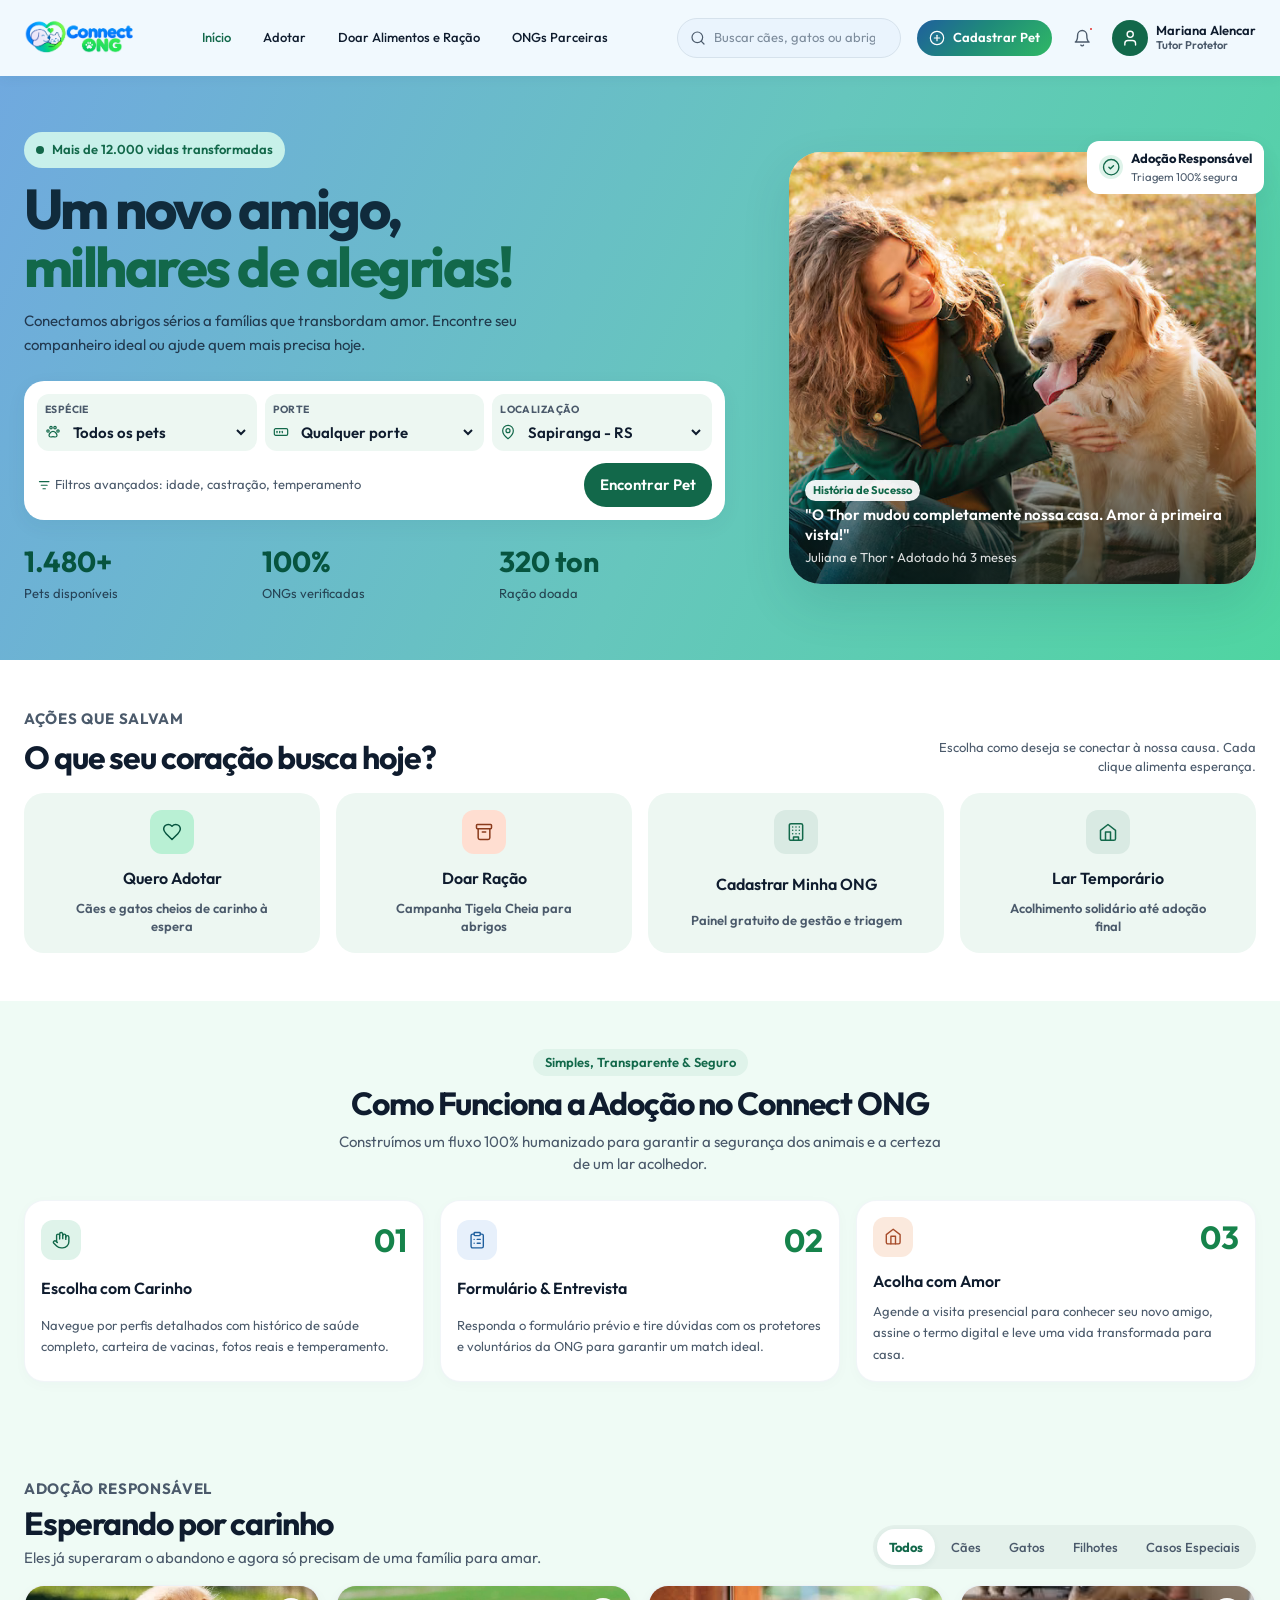
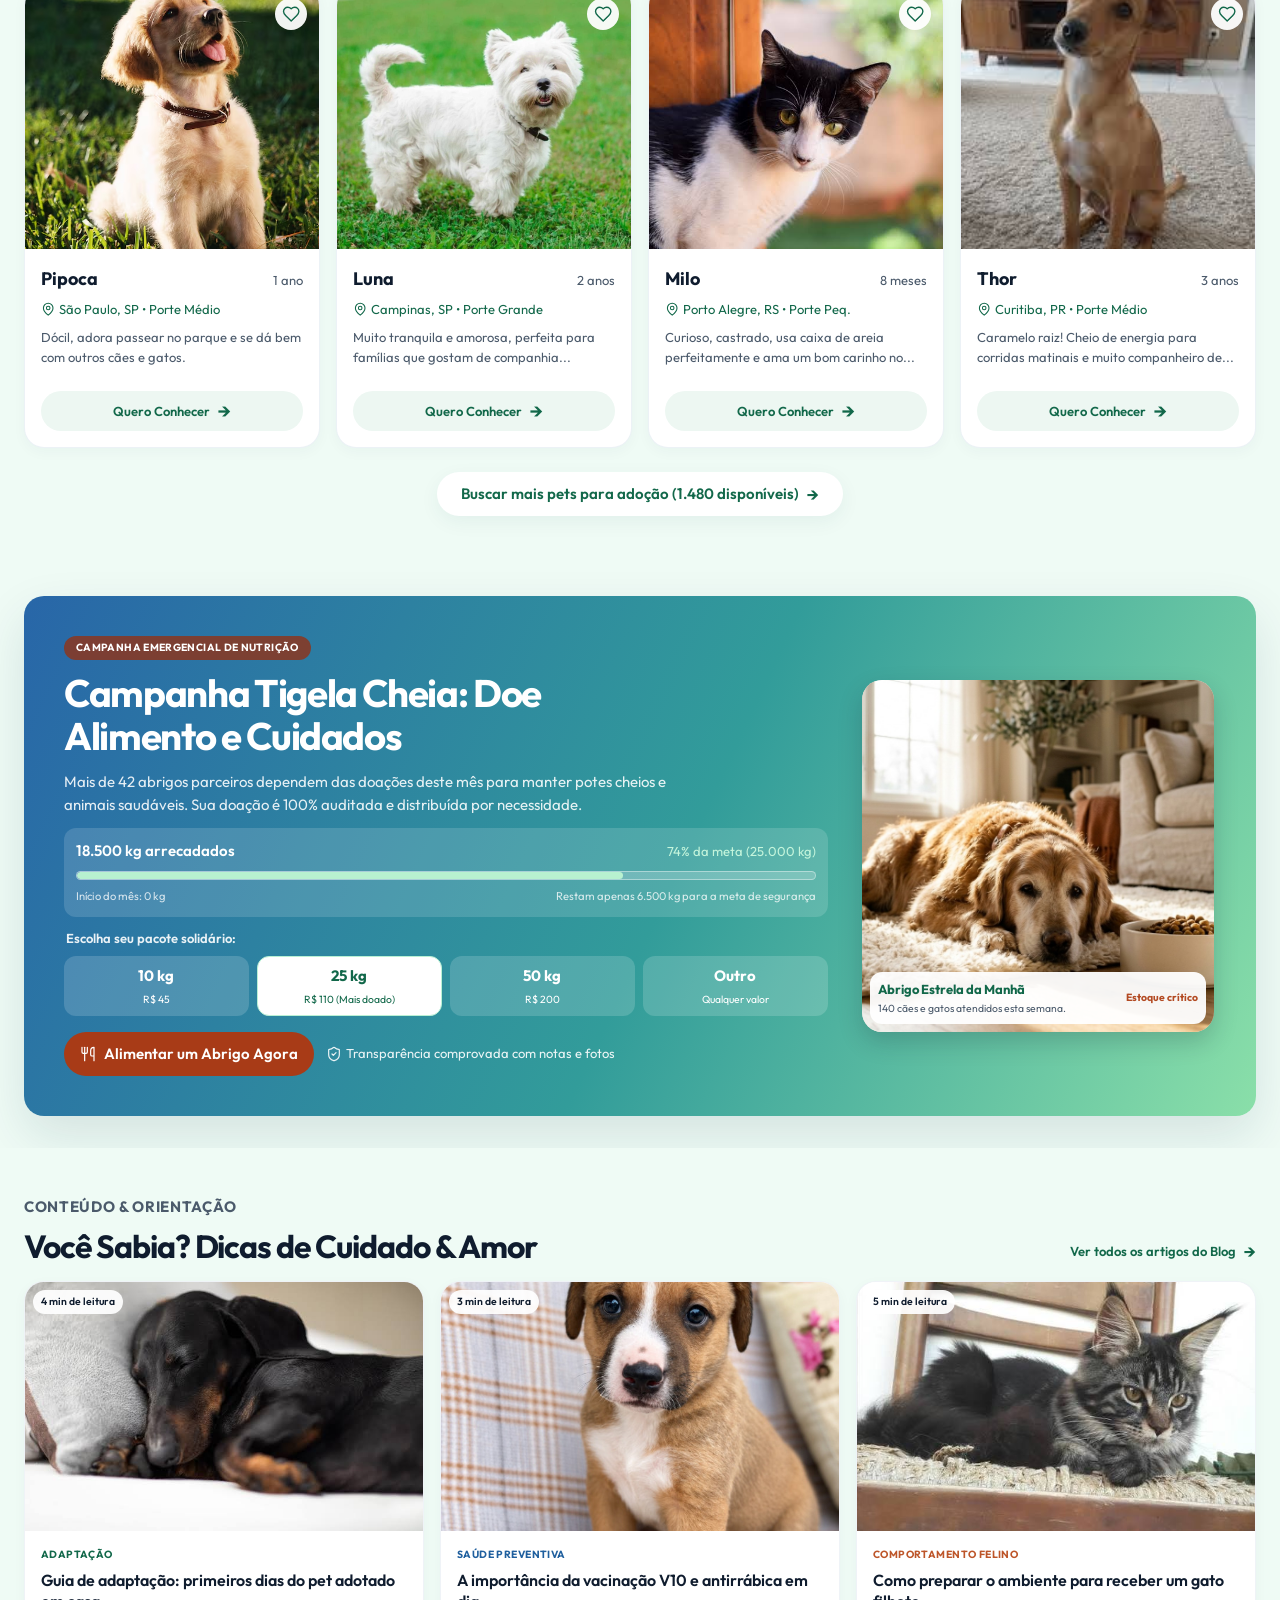
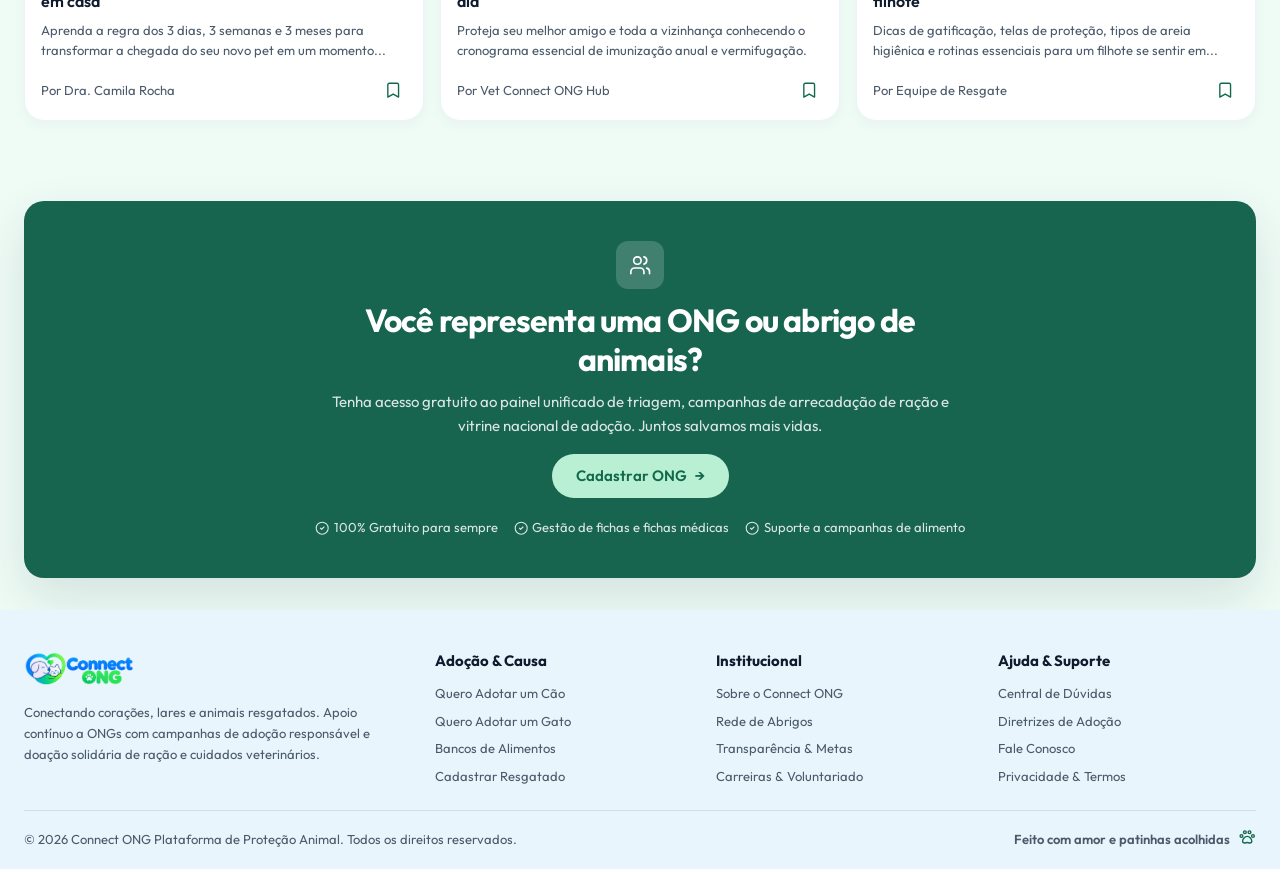
<file: index.html>
<!DOCTYPE html>
<html lang="pt-BR">

<head>
  <meta charset="UTF-8">
  <meta name="viewport" content="width=device-width, initial-scale=1">
  <link rel="icon" href="img/favicon.ico" type="image/x-icon">
  <title>Connect ONG - Adote um novo amigo</title>
  <meta name="description" content="Plataforma de proteção animal que conecta abrigos sérios a famílias que transbordam amor. Adote, doe ração ou seja um lar temporário.">
  <link rel="preconnect" href="https://fonts.googleapis.com">
  <link rel="preconnect" href="https://fonts.gstatic.com" crossorigin>
  <link href="https://fonts.googleapis.com/css2?family=Outfit:wght@400;500;600;700&display=swap" rel="stylesheet">
  <link rel="stylesheet" href="estilo/style.css">
</head>

<body class="home-page">

  <header class="site-header">
    <div class="container header__inner">
      <a class="logo" href="index.html" aria-label="Helpet - Página inicial">
        <img src="img/Logo Connect ONG pequena.png" alt="Helpet">
      </a>

      <nav class="header__nav" aria-label="Navegação principal">
        <a href="index.html" aria-current="page">Início</a>
        <a href="pet.html">Adotar</a>
        <a href="doacao.html">Doar Alimentos e Ração</a>
        <a href="index.html#ongs">ONGs Parceiras</a>
      </nav>

      <form class="header__search" role="search" action="#">
        <svg viewBox="0 0 24 24" aria-hidden="true">
          <circle cx="11" cy="11" r="8"></circle>
          <path d="m21 21-4.3-4.3"></path>
        </svg>
        <label class="visually-hidden" for="busca-header">Buscar cães, gatos ou abrigos</label>
        <input id="busca-header" type="search" name="q" placeholder="Buscar cães, gatos ou abrigos...">
      </form>

      <div class="header__actions">
        <a class="home-btn home-btn--register" href="#">
          <svg viewBox="0 0 24 24" aria-hidden="true">
            <circle cx="12" cy="12" r="10"></circle>
            <path d="M8 12h8"></path>
            <path d="M12 8v8"></path>
          </svg>
          Cadastrar Pet
        </a>

        <a class="header__icon-button" href="#" aria-label="Notificações">
          <svg viewBox="0 0 24 24" aria-hidden="true">
            <path d="M6 8a6 6 0 0 1 12 0c0 7 3 9 3 9H3s3-2 3-9"></path>
            <path d="M10.3 21a1.94 1.94 0 0 0 3.4 0"></path>
          </svg>
          <span class="notification-dot"></span>
        </a>

        <a class="header__profile" href="perfil.html">
          <span class="profile__avatar">
            <svg viewBox="0 0 24 24" aria-hidden="true">
              <path d="M19 21v-2a4 4 0 0 0-4-4H9a4 4 0 0 0-4 4v2"></path>
              <circle cx="12" cy="7" r="4"></circle>
            </svg>
          </span>
          <span class="profile__text">
            <strong>Mariana Alencar</strong>
            <small>Tutor Protetor</small>
          </span>
        </a>
      </div>
    </div>
  </header>

  <main>
    <section class="hero" aria-labelledby="hero-titulo">
      <div class="container hero__inner">
        <div class="hero__content">
          <p class="hero__badge">
            <span class="hero__badge-dot"></span>
            Mais de 12.000 vidas transformadas
          </p>

          <h1 id="hero-titulo">Um novo amigo,<br><span>milhares de alegrias!</span></h1>

          <p class="hero__description">
            Conectamos abrigos sérios a famílias que transbordam amor. Encontre seu companheiro ideal ou ajude quem mais precisa hoje.
          </p>

          <form class="pet-search" action="#" aria-label="Buscar pets para adoção">
            <div class="pet-search__fields">
              <div class="pet-search__field">
                <label for="filtro-especie">ESPÉCIE</label>
                <div class="pet-search__select">
                  <span class="field-icon">
                    <svg viewBox="0 0 24 24" aria-hidden="true">
                      <circle cx="4.5" cy="10.5" r="1.8"></circle>
                      <circle cx="9" cy="5.5" r="1.8"></circle>
                      <circle cx="15" cy="5.5" r="1.8"></circle>
                      <circle cx="19.5" cy="10.5" r="1.8"></circle>
                      <path d="M12 11c-3 0-6 3.5-6 6.2 0 1.6 1.2 2.3 2.7 2.3 1.2 0 2.1-.5 3.3-.5s2.1.5 3.3.5c1.5 0 2.7-.7 2.7-2.3C18 14.5 15 11 12 11z"></path>
                    </svg>
                  </span>
                  <select id="filtro-especie" name="especie">
                    <option>Todos os pets</option>
                    <option>Cães</option>
                    <option>Gatos</option>
                  </select>
                </div>
              </div>

              <div class="pet-search__field">
                <label for="filtro-porte">PORTE</label>
                <div class="pet-search__select">
                  <span class="field-icon">
                    <svg viewBox="0 0 24 24" aria-hidden="true">
                      <rect x="2" y="7" width="20" height="10" rx="2"></rect>
                      <path d="M6 11v2"></path>
                      <path d="M10 11v2"></path>
                      <path d="M14 11v2"></path>
                    </svg>
                  </span>
                  <select id="filtro-porte" name="porte">
                    <option>Qualquer porte</option>
                    <option>Pequeno</option>
                    <option>Médio</option>
                    <option>Grande</option>
                  </select>
                </div>
              </div>

              <div class="pet-search__field">
                <label for="filtro-local">LOCALIZAÇÃO</label>
                <div class="pet-search__select">
                  <span class="field-icon">
                    <svg viewBox="0 0 24 24" aria-hidden="true">
                      <path d="M20 10c0 6-8 12-8 12S4 16 4 10a8 8 0 0 1 16 0z"></path>
                      <circle cx="12" cy="10" r="3"></circle>
                    </svg>
                  </span>
                  <select id="filtro-local" name="localizacao">
                    <option>Sapiranga - RS</option>
                    <option>Porto Alegre - RS</option>
                    <option>Novo Hamburgo - RS</option>
                    <option>São Leopoldo - RS</option>
                  </select>
                </div>
              </div>
            </div>

            <div class="pet-search__bottom">
              <details class="advanced-filter">
                <summary>
                  <svg viewBox="0 0 24 24" aria-hidden="true">
                    <path d="M4 6h16"></path>
                    <path d="M7 12h10"></path>
                    <path d="M10 18h4"></path>
                  </svg>
                  Filtros avançados: idade, castração, temperamento
                </summary>
                <div class="advanced-filter__options">
                  <label>
                    Idade
                    <select name="idade">
                      <option>Qualquer idade</option>
                      <option>Filhote</option>
                      <option>Adulto</option>
                      <option>Idoso</option>
                    </select>
                  </label>
                  <label>
                    Castração
                    <select name="castracao">
                      <option>Indiferente</option>
                      <option>Castrado</option>
                      <option>Não castrado</option>
                    </select>
                  </label>
                  <label>
                    Temperamento
                    <select name="temperamento">
                      <option>Qualquer</option>
                      <option>Calmo</option>
                      <option>Brincalhão</option>
                      <option>Sociável</option>
                    </select>
                  </label>
                </div>
              </details>

              <a class="home-btn home-btn--search" href="catalogo.html">Encontrar Pet</a>
            </div>
          </form>

          <dl class="hero__stats">
            <div class="hero__stat">
              <dt class="visually-hidden">Pets disponíveis</dt>
              <dd><strong>1.480+</strong></dd>
              <dd><span>Pets disponíveis</span></dd>
            </div>
            <div class="hero__stat">
              <dt class="visually-hidden">ONGs verificadas</dt>
              <dd><strong>100%</strong></dd>
              <dd><span>ONGs verificadas</span></dd>
            </div>
            <div class="hero__stat">
              <dt class="visually-hidden">Ração doada</dt>
              <dd><strong>320 ton</strong></dd>
              <dd><span>Ração doada</span></dd>
            </div>
          </dl>
        </div>

        <div class="hero__visual">
          <figure class="hero__photo">
            <img src="img/hero-pet.png" alt="Mulher sorrindo abraçada a um cachorro golden retriever em um jardim">
            <figcaption class="hero__photo-caption">
              <strong>História de Sucesso</strong>
              <p>"O Thor mudou completamente nossa casa. Amor à primeira vista!"</p>
              <span>Juliana e Thor &bull; Adotado há 3 meses</span>
            </figcaption>
          </figure>

          <div class="hero__photo-badge">
            <span class="badge-check">
              <svg viewBox="0 0 24 24" aria-hidden="true">
                <circle cx="12" cy="12" r="10"></circle>
                <path d="m9 12 2 2 4-4"></path>
              </svg>
            </span>
            <span>
              <strong>Adoção Responsável</strong>
              <small>Triagem 100% segura</small>
            </span>
          </div>
        </div>
      </div>
    </section>

    <section class="quick-access" aria-labelledby="acesso-titulo">
      <div class="container">
        <div class="section-heading section-heading--row">
          <div>
            <p class="eyebrow">AÇÕES QUE SALVAM</p>
            <h2 id="acesso-titulo">O que seu coração busca hoje?</h2>
          </div>
          <p>Escolha como deseja se conectar à nossa causa. Cada clique alimenta esperança.</p>
        </div>

        <div class="quick-access__grid">
          <a class="quick-card" href="catalogo.html">
            <span class="quick-card__icon quick-card__icon--green">
              <svg viewBox="0 0 24 24" aria-hidden="true">
                <path d="M19 14c1.5-1.5 3-3.2 3-5.5A5.5 5.5 0 0 0 16.5 3c-1.8 0-3 .5-4.5 2-1.5-1.5-2.7-2-4.5-2A5.5 5.5 0 0 0 2 8.5c0 2.3 1.5 4 3 5.5l7 7z"></path>
              </svg>
            </span>
            <strong>Quero Adotar</strong>
            <span>Cães e gatos cheios de carinho à espera</span>
          </a>

          <a class="quick-card" href="doacao.html">
            <span class="quick-card__icon quick-card__icon--orange">
              <svg viewBox="0 0 24 24" aria-hidden="true">
                <rect x="3" y="3" width="18" height="5" rx="1"></rect>
                <path d="M5 8v11a2 2 0 0 0 2 2h10a2 2 0 0 0 2-2V8"></path>
                <path d="M10 12h4"></path>
              </svg>
            </span>
            <strong>Doar Ração</strong>
            <span>Campanha Tigela Cheia para abrigos</span>
          </a>

          <a class="quick-card" href="#cadastro-ong">
            <span class="quick-card__icon quick-card__icon--mint">
              <svg viewBox="0 0 24 24" aria-hidden="true">
                <rect x="4" y="2" width="16" height="20" rx="2"></rect>
                <path d="M9 22v-4h6v4"></path>
                <path d="M8 6h.01"></path>
                <path d="M12 6h.01"></path>
                <path d="M16 6h.01"></path>
                <path d="M8 10h.01"></path>
                <path d="M12 10h.01"></path>
                <path d="M16 10h.01"></path>
                <path d="M8 14h.01"></path>
                <path d="M12 14h.01"></path>
                <path d="M16 14h.01"></path>
              </svg>
            </span>
            <strong>Cadastrar Minha ONG</strong>
            <span>Painel gratuito de gestão e triagem</span>
          </a>

          <a class="quick-card" href="#">
            <span class="quick-card__icon quick-card__icon--mint">
              <svg viewBox="0 0 24 24" aria-hidden="true">
                <path d="m3 10 9-7 9 7v10a2 2 0 0 1-2 2H5a2 2 0 0 1-2-2z"></path>
                <path d="M9 22V12h6v10"></path>
              </svg>
            </span>
            <strong>Lar Temporário</strong>
            <span>Acolhimento solidário até adoção final</span>
          </a>
        </div>
      </div>
    </section>

    <section class="how-it-works" aria-labelledby="como-funciona-titulo">
      <div class="container">
        <div class="section-heading section-heading--center">
          <span class="section-tag">Simples, Transparente &amp; Seguro</span>
          <h2 id="como-funciona-titulo">Como Funciona a Adoção no Connect ONG</h2>
          <p>Construímos um fluxo 100% humanizado para garantir a segurança dos animais e a certeza de um lar acolhedor.</p>
        </div>

        <div class="steps-grid">
          <article class="step-card">
            <div class="step-card__top">
              <span class="step-card__icon step-card__icon--mint">
                <svg viewBox="0 0 24 24" aria-hidden="true">
                  <path d="M18 11V6a2 2 0 0 0-2-2a2 2 0 0 0-2 2"></path>
                  <path d="M14 10V4a2 2 0 0 0-2-2a2 2 0 0 0-2 2v2"></path>
                  <path d="M10 10.5V6a2 2 0 0 0-2-2a2 2 0 0 0-2 2v8"></path>
                  <path d="M18 8a2 2 0 1 1 4 0v6a8 8 0 0 1-8 8h-2c-2.8 0-4.5-.86-5.99-2.34l-3.6-3.6a2 2 0 0 1 2.83-2.82L7 15"></path>
                </svg>
              </span>
              <strong>01</strong>
            </div>
            <h3>Escolha com Carinho</h3>
            <p>Navegue por perfis detalhados com histórico de saúde completo, carteira de vacinas, fotos reais e temperamento.</p>
          </article>

          <article class="step-card">
            <div class="step-card__top">
              <span class="step-card__icon step-card__icon--blue">
                <svg viewBox="0 0 24 24" aria-hidden="true">
                  <rect x="8" y="2" width="8" height="4" rx="1"></rect>
                  <path d="M16 4h2a2 2 0 0 1 2 2v14a2 2 0 0 1-2 2H6a2 2 0 0 1-2-2V6a2 2 0 0 1 2-2h2"></path>
                  <path d="M12 11h4"></path>
                  <path d="M12 16h4"></path>
                  <path d="M8 11h.01"></path>
                  <path d="M8 16h.01"></path>
                </svg>
              </span>
              <strong>02</strong>
            </div>
            <h3>Formulário &amp; Entrevista</h3>
            <p>Responda o formulário prévio e tire dúvidas com os protetores e voluntários da ONG para garantir um match ideal.</p>
          </article>

          <article class="step-card">
            <div class="step-card__top">
              <span class="step-card__icon step-card__icon--orange">
                <svg viewBox="0 0 24 24" aria-hidden="true">
                  <path d="m3 10 9-7 9 7v10a2 2 0 0 1-2 2H5a2 2 0 0 1-2-2z"></path>
                  <path d="M9 22V12h6v10"></path>
                </svg>
              </span>
              <strong>03</strong>
            </div>
            <h3>Acolha com Amor</h3>
            <p>Agende a visita presencial para conhecer seu novo amigo, assine o termo digital e leve uma vida transformada para casa.</p>
          </article>
        </div>
      </div>
    </section>

    <section class="pets-section" id="pets" aria-labelledby="pets-titulo">
      <div class="container">
        <div class="section-heading section-heading--row">
          <div>
            <p class="eyebrow">ADOÇÃO RESPONSÁVEL</p>
            <h2 id="pets-titulo">Esperando por carinho</h2>
            <p>Eles já superaram o abandono e agora só precisam de uma família para amar.</p>
          </div>

          <div class="pet-filters" aria-label="Filtrar pets por categoria">
            <a class="pet-filter pet-filter--active" href="#pets" aria-current="true">Todos</a>
            <a class="pet-filter" href="#pets">Cães</a>
            <a class="pet-filter" href="#pets">Gatos</a>
            <a class="pet-filter" href="#pets">Filhotes</a>
            <a class="pet-filter" href="#pets">Casos Especiais</a>
          </div>
        </div>

        <div class="pets-grid">
          <article class="pet-card">
            <div class="pet-card__image">
              <img src="img/Cachorro1.jpg" alt="Filhote caramelo sentado em um gramado" loading="lazy">
              <button class="pet-card__favorite" type="button" aria-label="Favoritar Pipoca">
                <svg viewBox="0 0 24 24" aria-hidden="true">
                  <path d="M19 14c1.5-1.5 3-3.2 3-5.5A5.5 5.5 0 0 0 16.5 3c-1.8 0-3 .5-4.5 2-1.5-1.5-2.7-2-4.5-2A5.5 5.5 0 0 0 2 8.5c0 2.3 1.5 4 3 5.5l7 7z"></path>
                </svg>
              </button>
            </div>
            <div class="pet-card__content">
              <div class="pet-card__title">
                <h3>Pipoca</h3>
                <span>1 ano</span>
              </div>
              <p class="pet-card__location">
                <svg viewBox="0 0 24 24" aria-hidden="true">
                  <path d="M20 10c0 6-8 12-8 12S4 16 4 10a8 8 0 0 1 16 0z"></path>
                  <circle cx="12" cy="10" r="3"></circle>
                </svg>
                São Paulo, SP &bull; Porte Médio
              </p>
              <p class="pet-card__description">Dócil, adora passear no parque e se dá bem com outros cães e gatos.</p>
              <a class="pet-card__link" href="pet.html">Quero Conhecer <span>&rarr;</span></a>
            </div>
          </article>

          <article class="pet-card">
            <div class="pet-card__image">
              <img src="img/Luna.jpg" alt="Cadela clara de pelo macio sentada na grama" loading="lazy">
              <button class="pet-card__favorite" type="button" aria-label="Favoritar Luna">
                <svg viewBox="0 0 24 24" aria-hidden="true">
                  <path d="M19 14c1.5-1.5 3-3.2 3-5.5A5.5 5.5 0 0 0 16.5 3c-1.8 0-3 .5-4.5 2-1.5-1.5-2.7-2-4.5-2A5.5 5.5 0 0 0 2 8.5c0 2.3 1.5 4 3 5.5l7 7z"></path>
                </svg>
              </button>
            </div>
            <div class="pet-card__content">
              <div class="pet-card__title">
                <h3>Luna</h3>
                <span>2 anos</span>
              </div>
              <p class="pet-card__location">
                <svg viewBox="0 0 24 24" aria-hidden="true">
                  <path d="M20 10c0 6-8 12-8 12S4 16 4 10a8 8 0 0 1 16 0z"></path>
                  <circle cx="12" cy="10" r="3"></circle>
                </svg>
                Campinas, SP &bull; Porte Grande
              </p>
              <p class="pet-card__description">Muito tranquila e amorosa, perfeita para famílias que gostam de companhia...</p>
              <a class="pet-card__link" href="pet.html">Quero Conhecer <span>&rarr;</span></a>
            </div>
          </article>

          <article class="pet-card">
            <div class="pet-card__image">
              <img src="img/Milo.jpg" alt="Gatinho preto e branco olhando para a câmera" loading="lazy">
              <button class="pet-card__favorite" type="button" aria-label="Favoritar Milo">
                <svg viewBox="0 0 24 24" aria-hidden="true">
                  <path d="M19 14c1.5-1.5 3-3.2 3-5.5A5.5 5.5 0 0 0 16.5 3c-1.8 0-3 .5-4.5 2-1.5-1.5-2.7-2-4.5-2A5.5 5.5 0 0 0 2 8.5c0 2.3 1.5 4 3 5.5l7 7z"></path>
                </svg>
              </button>
            </div>
            <div class="pet-card__content">
              <div class="pet-card__title">
                <h3>Milo</h3>
                <span>8 meses</span>
              </div>
              <p class="pet-card__location">
                <svg viewBox="0 0 24 24" aria-hidden="true">
                  <path d="M20 10c0 6-8 12-8 12S4 16 4 10a8 8 0 0 1 16 0z"></path>
                  <circle cx="12" cy="10" r="3"></circle>
                </svg>
                Porto Alegre, RS &bull; Porte Peq.
              </p>
              <p class="pet-card__description">Curioso, castrado, usa caixa de areia perfeitamente e ama um bom carinho no...</p>
              <a class="pet-card__link" href="pet.html">Quero Conhecer <span>&rarr;</span></a>
            </div>
          </article>

          <article class="pet-card">
            <div class="pet-card__image">
              <img src="img/Thor.jpg" alt="Cachorro caramelo correndo em um gramado" loading="lazy">
              <button class="pet-card__favorite" type="button" aria-label="Favoritar Thor">
                <svg viewBox="0 0 24 24" aria-hidden="true">
                  <path d="M19 14c1.5-1.5 3-3.2 3-5.5A5.5 5.5 0 0 0 16.5 3c-1.8 0-3 .5-4.5 2-1.5-1.5-2.7-2-4.5-2A5.5 5.5 0 0 0 2 8.5c0 2.3 1.5 4 3 5.5l7 7z"></path>
                </svg>
              </button>
            </div>
            <div class="pet-card__content">
              <div class="pet-card__title">
                <h3>Thor</h3>
                <span>3 anos</span>
              </div>
              <p class="pet-card__location">
                <svg viewBox="0 0 24 24" aria-hidden="true">
                  <path d="M20 10c0 6-8 12-8 12S4 16 4 10a8 8 0 0 1 16 0z"></path>
                  <circle cx="12" cy="10" r="3"></circle>
                </svg>
                Curitiba, PR &bull; Porte Médio
              </p>
              <p class="pet-card__description">Caramelo raiz! Cheio de energia para corridas matinais e muito companheiro de...</p>
              <a class="pet-card__link" href="pet.html">Quero Conhecer <span>&rarr;</span></a>
            </div>
          </article>
        </div>

        <div class="pets-section__more">
          <a class="home-btn home-btn--more" href="catalogo.html">Buscar mais pets para adoção (1.480 disponíveis) <span>&rarr;</span></a>
        </div>
      </div>
    </section>

    <section class="campaign-section" id="campanha" aria-labelledby="campanha-titulo">
      <div class="container">
        <div class="campaign">
          <div class="campaign__content">
            <p class="campaign__badge">CAMPANHA EMERGENCIAL DE NUTRIÇÃO</p>
            <h2 id="campanha-titulo">Campanha Tigela Cheia: Doe Alimento e Cuidados</h2>
            <p class="campaign__description">
              Mais de 42 abrigos parceiros dependem das doações deste mês para manter potes cheios e animais saudáveis. Sua doação é 100% auditada e distribuída por necessidade.
            </p>

            <div class="campaign__progress">
              <div class="campaign__progress-info">
                <strong>18.500 kg arrecadados</strong>
                <span>74% da meta (25.000 kg)</span>
              </div>
              <div class="campaign__progress-track" role="progressbar" aria-valuemin="0" aria-valuemax="100" aria-valuenow="74" aria-label="Progresso da meta de arrecadação">
                <span></span>
              </div>
              <div class="campaign__progress-footer">
                <span>Início do mês: 0 kg</span>
                <span>Restam apenas 6.500 kg para a meta de segurança</span>
              </div>
            </div>

            <form action="#">
              <fieldset class="donation-options">
                <legend>Escolha seu pacote solidário:</legend>

                <label class="donation-option">
                  <input type="radio" name="pacote" value="10">
                  <span>
                    <strong>10 kg</strong>
                    <small>R$ 45</small>
                  </span>
                </label>

                <label class="donation-option">
                  <input type="radio" name="pacote" value="25" checked>
                  <span>
                    <strong>25 kg</strong>
                    <small>R$ 110 (Mais doado)</small>
                  </span>
                </label>

                <label class="donation-option">
                  <input type="radio" name="pacote" value="50">
                  <span>
                    <strong>50 kg</strong>
                    <small>R$ 200</small>
                  </span>
                </label>

                <label class="donation-option">
                  <input type="radio" name="pacote" value="outro">
                  <span>
                    <strong>Outro</strong>
                    <small>Qualquer valor</small>
                  </span>
                </label>
              </fieldset>

              <div class="campaign__actions">
                <a class="home-btn home-btn--donate" href="doacao.html">
                  <svg viewBox="0 0 24 24" aria-hidden="true">
                    <path d="M3 2v7c0 1.1.9 2 2 2h4a2 2 0 0 0 2-2V2"></path>
                    <path d="M7 2v20"></path>
                    <path d="M21 15V2a5 5 0 0 0-5 5v6c0 1.1.9 2 2 2h3zm0 0v7"></path>
                  </svg>
                  Alimentar um Abrigo Agora
                </a>
                <span class="campaign__secure">
                  <svg viewBox="0 0 24 24" aria-hidden="true">
                    <path d="M20 13c0 5-3.5 7.5-7.66 8.95a1 1 0 0 1-.67-.01C7.5 20.5 4 18 4 13V6a1 1 0 0 1 1-1c2 0 4.5-1.2 6.24-2.72a1.17 1.17 0 0 1 1.52 0C14.51 3.81 17 5 19 5a1 1 0 0 1 1 1z"></path>
                    <path d="m9 12 2 2 4-4"></path>
                  </svg>
                  Transparência comprovada com notas e fotos
                </span>
              </div>
            </form>
          </div>

          <figure class="campaign__image">
            <img src="img/cachorro e tigela.jpg" alt="Cachorro caramelo ao lado de uma tigela cheia de ração">
            <figcaption>
              <span>
                <strong>Abrigo Estrela da Manhã</strong>
                <small>140 cães e gatos atendidos esta semana.</small>
              </span>
              <span class="campaign__urgent">Estoque crítico</span>
            </figcaption>
          </figure>
        </div>
      </div>
    </section>

    <section class="blog-section" aria-labelledby="blog-titulo">
      <div class="container">
        <div class="section-heading section-heading--row">
          <div>
            <p class="eyebrow">CONTEÚDO &amp; ORIENTAÇÃO</p>
            <h2 id="blog-titulo">Você Sabia? Dicas de Cuidado &amp; Amor</h2>
          </div>
          <a class="section-heading__link" href="#">Ver todos os artigos do Blog <span>&rarr;</span></a>
        </div>

        <div class="blog-grid">
          <article class="blog-card">
            <a class="blog-card__image" href="#">
              <img src="img/cachorro dormindo.jpg" alt="Cachorro dormindo confortavelmente em uma manta dentro de casa" loading="lazy">
              <span class="blog-card__category">4 min de leitura</span>
            </a>
            <div class="blog-card__content">
              <span class="blog-card__topic">ADAPTAÇÃO</span>
              <h3><a href="#">Guia de adaptação: primeiros dias do pet adotado em casa</a></h3>
              <p>Aprenda a regra dos 3 dias, 3 semanas e 3 meses para transformar a chegada do seu novo pet em um momento...</p>
              <div class="blog-card__footer">
                <span>Por Dra. Camila Rocha</span>
                <a href="#" aria-label="Salvar artigo">
                  <svg viewBox="0 0 24 24" aria-hidden="true">
                    <path d="m19 21-7-4-7 4V5a2 2 0 0 1 2-2h10a2 2 0 0 1 2 2v16z"></path>
                  </svg>
                </a>
              </div>
            </div>
          </article>

          <article class="blog-card">
            <a class="blog-card__image" href="#">
              <img src="img/cachorro2.jpg" alt="Veterinária examinando um filhote sobre a mesa de atendimento" loading="lazy">
              <span class="blog-card__category">3 min de leitura</span>
            </a>
            <div class="blog-card__content">
              <span class="blog-card__topic blog-card__topic--blue">SAÚDE PREVENTIVA</span>
              <h3><a href="#">A importância da vacinação V10 e antirrábica em dia</a></h3>
              <p>Proteja seu melhor amigo e toda a vizinhança conhecendo o cronograma essencial de imunização anual e vermifugação.</p>
              <div class="blog-card__footer">
                <span>Por Vet Connect ONG Hub</span>
                <a href="#" aria-label="Salvar artigo">
                  <svg viewBox="0 0 24 24" aria-hidden="true">
                    <path d="m19 21-7-4-7 4V5a2 2 0 0 1 2-2h10a2 2 0 0 1 2 2v16z"></path>
                  </svg>
                </a>
              </div>
            </div>
          </article>

          <article class="blog-card">
            <a class="blog-card__image" href="#">
              <img src="img/gato em cadeira.jpg" alt="Gato subindo em um arranhador ao lado de uma janela com tela de proteção" loading="lazy">
              <span class="blog-card__category">5 min de leitura</span>
            </a>
            <div class="blog-card__content">
              <span class="blog-card__topic blog-card__topic--orange">COMPORTAMENTO FELINO</span>
              <h3><a href="#">Como preparar o ambiente para receber um gato filhote</a></h3>
              <p>Dicas de gatificação, telas de proteção, tipos de areia higiênica e rotinas essenciais para um filhote se sentir em...</p>
              <div class="blog-card__footer">
                <span>Por Equipe de Resgate</span>
                <a href="#" aria-label="Salvar artigo">
                  <svg viewBox="0 0 24 24" aria-hidden="true">
                    <path d="m19 21-7-4-7 4V5a2 2 0 0 1 2-2h10a2 2 0 0 1 2 2v16z"></path>
                  </svg>
                </a>
              </div>
            </div>
          </article>
        </div>
      </div>
    </section>

    <section class="ngo-section" id="ongs" aria-labelledby="ong-titulo">
      <div class="container">
        <div class="ngo-cta">
          <span class="ngo-cta__icon">
            <svg viewBox="0 0 24 24" aria-hidden="true">
              <path d="M16 21v-2a4 4 0 0 0-4-4H6a4 4 0 0 0-4 4v2"></path>
              <circle cx="9" cy="7" r="4"></circle>
              <path d="M22 21v-2a4 4 0 0 0-3-3.87"></path>
              <path d="M16 3.13a4 4 0 0 1 0 7.75"></path>
            </svg>
          </span>
          <h2 id="ong-titulo">Você representa uma ONG ou abrigo de animais?</h2>
          <p>Tenha acesso gratuito ao painel unificado de triagem, campanhas de arrecadação de ração e vitrine nacional de adoção. Juntos salvamos mais vidas.</p>
          <a class="home-btn home-btn--ngo" href="#">Cadastrar ONG <span>&rarr;</span></a>

          <div class="ngo-cta__benefits">
            <span>
              <svg viewBox="0 0 24 24" aria-hidden="true">
                <circle cx="12" cy="12" r="10"></circle>
                <path d="m9 12 2 2 4-4"></path>
              </svg>
              100% Gratuito para sempre
            </span>
            <span>
              <svg viewBox="0 0 24 24" aria-hidden="true">
                <circle cx="12" cy="12" r="10"></circle>
                <path d="m9 12 2 2 4-4"></path>
              </svg>
              Gestão de fichas e fichas médicas
            </span>
            <span>
              <svg viewBox="0 0 24 24" aria-hidden="true">
                <circle cx="12" cy="12" r="10"></circle>
                <path d="m9 12 2 2 4-4"></path>
              </svg>
              Suporte a campanhas de alimento
            </span>
          </div>
        </div>
      </div>
    </section>
  </main>

  <footer class="site-footer">
    <div class="container">
      <div class="footer__main">
        <div class="footer__brand">
          <a class="footer__logo" href="index.html" aria-label="Helpet - Página inicial">
            <img src="img/Logo Connect ONG pequena.png" alt="Helpet">
          </a>
          <p>Conectando corações, lares e animais resgatados. Apoio contínuo a ONGs com campanhas de adoção responsável e doação solidária de ração e cuidados veterinários.</p>
        </div>

        <nav class="footer__column" aria-label="Adoção e Causa">
          <h3>Adoção &amp; Causa</h3>
          <a href="#pets">Quero Adotar um Cão</a>
          <a href="#pets">Quero Adotar um Gato</a>
          <a href="#campanha">Bancos de Alimentos</a>
          <a href="#">Cadastrar Resgatado</a>
        </nav>

        <nav class="footer__column" aria-label="Institucional">
          <h3>Institucional</h3>
          <a href="#">Sobre o Connect ONG</a>
          <a href="#ongs">Rede de Abrigos</a>
          <a href="#">Transparência &amp; Metas</a>
          <a href="#">Carreiras &amp; Voluntariado</a>
        </nav>

        <nav class="footer__column" aria-label="Ajuda e Suporte">
          <h3>Ajuda &amp; Suporte</h3>
          <a href="#">Central de Dúvidas</a>
          <a href="#">Diretrizes de Adoção</a>
          <a href="#">Fale Conosco</a>
          <a href="#">Privacidade &amp; Termos</a>
        </nav>
      </div>

      <div class="footer__bottom">
        <p>&copy; 2026 Connect ONG Plataforma de Proteção Animal. Todos os direitos reservados.</p>
        <a href="#">
          Feito com amor e patinhas acolhidas
          <span>
            <svg viewBox="0 0 24 24" aria-hidden="true">
              <circle cx="4.5" cy="10.5" r="1.8"></circle>
              <circle cx="9" cy="5.5" r="1.8"></circle>
              <circle cx="15" cy="5.5" r="1.8"></circle>
              <circle cx="19.5" cy="10.5" r="1.8"></circle>
              <path d="M12 11c-3 0-6 3.5-6 6.2 0 1.6 1.2 2.3 2.7 2.3 1.2 0 2.1-.5 3.3-.5s2.1.5 3.3.5c1.5 0 2.7-.7 2.7-2.3C18 14.5 15 11 12 11z"></path>
            </svg>
          </span>
        </a>
      </div>
    </div>
  </footer>

</body>

</html>
</file>
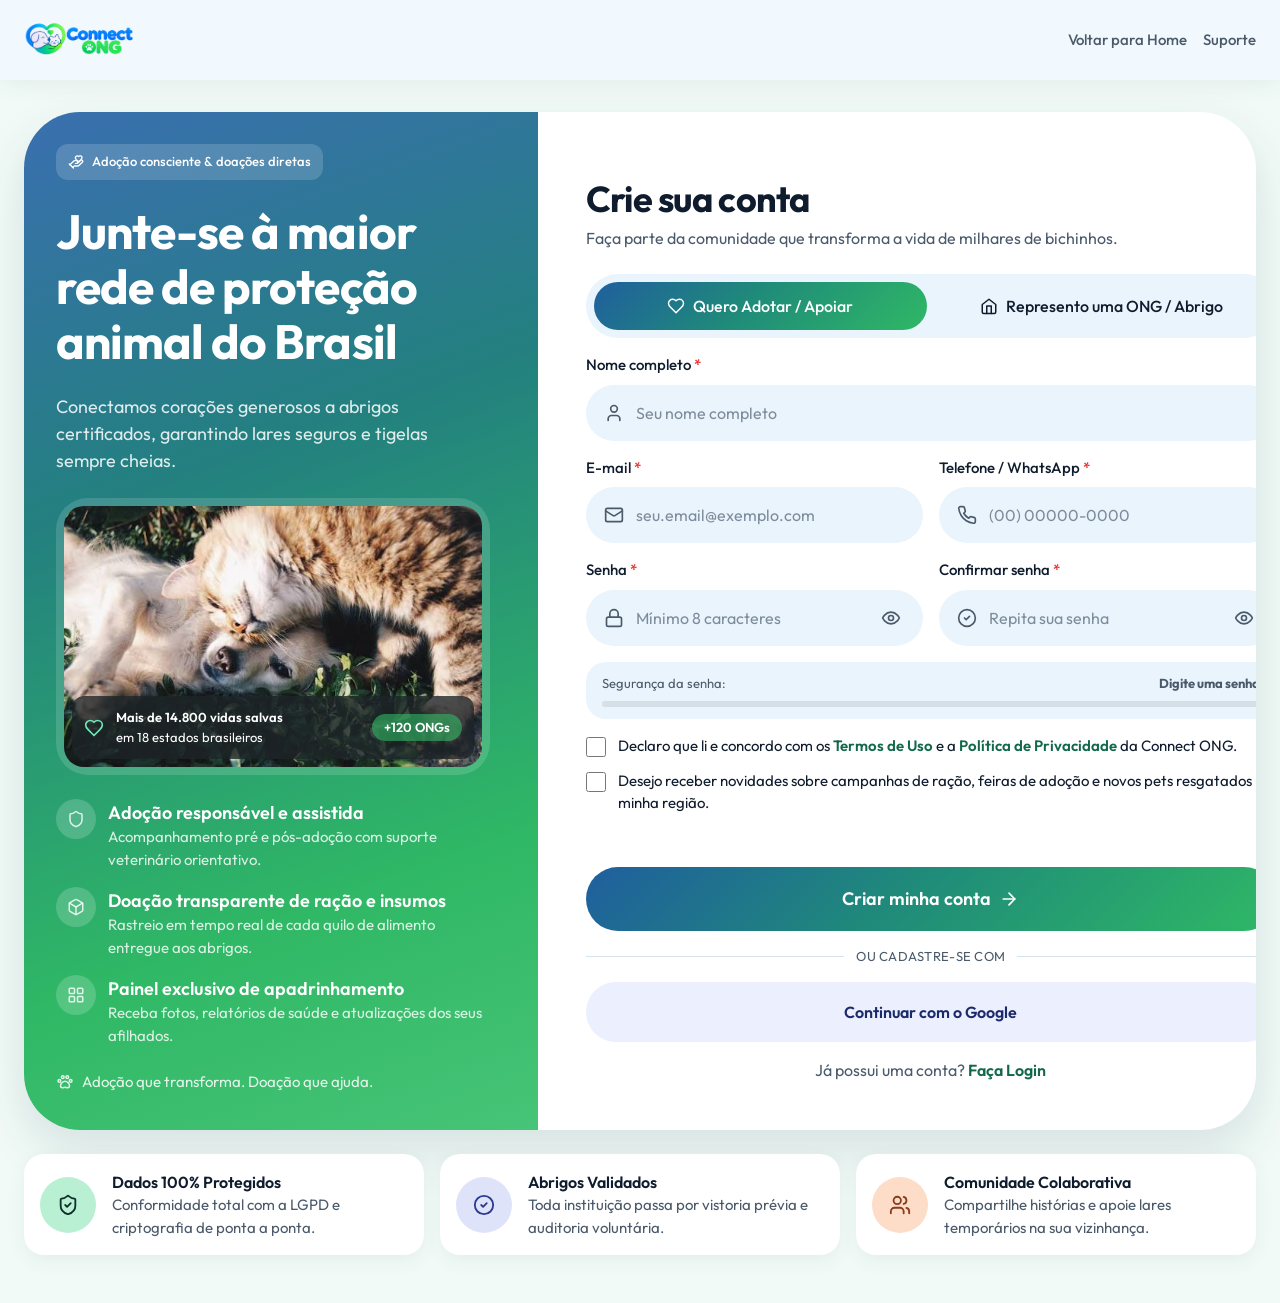
<file: cadastro.html>
<!DOCTYPE html>
<html lang="pt-BR">

<head>
  <meta charset="UTF-8">
  <meta name="viewport" content="width=device-width, initial-scale=1">
  <link rel="icon" href="img/favicon.ico" type="image/x-icon">
  <title>Criar conta - Connect ONG</title>
  <meta name="description" content="Crie sua conta gratuita no Helpet e faça parte da maior rede de proteção animal do Brasil.">
  <link rel="preconnect" href="https://fonts.googleapis.com">
  <link rel="preconnect" href="https://fonts.gstatic.com" crossorigin>
  <link href="https://fonts.googleapis.com/css2?family=Outfit:wght@400;500;600;700&display=swap" rel="stylesheet">
  <link rel="stylesheet" href="estilo/style.css">
  <link rel="stylesheet" href="estilo/novas-telas.css">
</head>

<body>

  <header class="site-header">
    <div class="container header__inner">
      <a class="logo" href="index.html" aria-label="Helpet - Página inicial">
        <img src="img/Logo Connect ONG pequena.png" alt="Helpet">
      </a>
      <nav class="header__nav" aria-label="Navegação principal">
        <a href="index.html">Voltar para Home</a>
        <a href="#">Suporte</a>
      </nav>
    </div>
  </header>

  <main class="main container">
    <section class="auth-card" aria-labelledby="cadastro-titulo">
      <aside class="auth-card__aside">
        <span class="badge"><svg width="16" height="16" viewBox="0 0 24 24" fill="none" stroke="currentColor" stroke-width="2" stroke-linecap="round" stroke-linejoin="round" aria-hidden="true"><path d="M11 14h2a2 2 0 1 0 0-4h-3c-.6 0-1.1.2-1.4.6L3 16"></path><path d="m7 20 1.6-1.4c.3-.4.8-.6 1.4-.6h4c1.1 0 2.1-.4 2.8-1.2l4.6-4.4a2 2 0 0 0-2.75-2.91l-4.2 3.9"></path><path d="m2 15 6 6"></path><path d="M19.5 8.5c.7-.7 1.5-1.6 1.5-2.7A2.73 2.73 0 0 0 16 4a2.78 2.78 0 0 0-5 1.8c0 1.2.8 2 1.5 2.8L16 12Z"></path></svg> Adoção consciente &amp; doações diretas</span>
        <h1 class="aside__title" id="cadastro-titulo">Junte-se à maior rede de proteção animal do Brasil</h1>
        <p class="aside__lead">Conectamos corações generosos a abrigos certificados, garantindo lares seguros e tigelas sempre cheias.</p>

        <figure class="aside__figure">
          <img src="img/gato e cachorro.jpg" alt="Gato e cachorro descansando juntos em um tapete aconchegante" width="640"
            height="360">
          <figcaption class="aside__caption">
            <svg width="20" height="20" viewBox="0 0 24 24" fill="none" stroke="currentColor" stroke-width="2" stroke-linecap="round" stroke-linejoin="round" aria-hidden="true"><path d="M19 14c1.5-1.5 3-3.2 3-5.5A5.5 5.5 0 0 0 16.5 3c-1.8 0-3 .5-4.5 2-1.5-1.5-2.7-2-4.5-2A5.5 5.5 0 0 0 2 8.5c0 2.3 1.5 4 3 5.5l7 7z"></path></svg>
            <span><strong>Mais de 14.800 vidas salvas</strong><br>em 18 estados brasileiros</span>
            <span class="pill">+120 ONGs</span>
          </figcaption>
        </figure>

        <ul class="features">
          <li class="feature">
            <span class="feature__icon"><svg width="18" height="18" viewBox="0 0 24 24" fill="none" stroke="currentColor" stroke-width="2" stroke-linecap="round" stroke-linejoin="round" aria-hidden="true"><path d="M20 13c0 5-3.5 7.5-7.66 8.95a1 1 0 0 1-.67-.01C7.5 20.5 4 18 4 13V6a1 1 0 0 1 1-1c2 0 4.5-1.2 6.24-2.72a1.17 1.17 0 0 1 1.52 0C14.51 3.81 17 5 19 5a1 1 0 0 1 1 1z"></path></svg></span>
            <div>
              <p class="feature__title">Adoção responsável e assistida</p>
              <p>Acompanhamento pré e pós-adoção com suporte veterinário orientativo.</p>
            </div>
          </li>
          <li class="feature">
            <span class="feature__icon"><svg width="18" height="18" viewBox="0 0 24 24" fill="none" stroke="currentColor" stroke-width="2" stroke-linecap="round" stroke-linejoin="round" aria-hidden="true"><path d="M21 8a2 2 0 0 0-1-1.73l-7-4a2 2 0 0 0-2 0l-7 4A2 2 0 0 0 3 8v8a2 2 0 0 0 1 1.73l7 4a2 2 0 0 0 2 0l7-4A2 2 0 0 0 21 16Z"></path><path d="M3.27 6.96 12 12.01l8.73-5.05"></path><path d="M12 22.08V12"></path></svg></span>
            <div>
              <p class="feature__title">Doação transparente de ração e insumos</p>
              <p>Rastreio em tempo real de cada quilo de alimento entregue aos abrigos.</p>
            </div>
          </li>
          <li class="feature">
            <span class="feature__icon"><svg width="18" height="18" viewBox="0 0 24 24" fill="none" stroke="currentColor" stroke-width="2" stroke-linecap="round" stroke-linejoin="round" aria-hidden="true"><rect x="3" y="3" width="7" height="7" rx="1"></rect><rect x="14" y="3" width="7" height="7" rx="1"></rect><rect x="14" y="14" width="7" height="7" rx="1"></rect><rect x="3" y="14" width="7" height="7" rx="1"></rect></svg></span>
            <div>
              <p class="feature__title">Painel exclusivo de apadrinhamento</p>
              <p>Receba fotos, relatórios de saúde e atualizações dos seus afilhados.</p>
            </div>
          </li>
        </ul>

        <p class="aside__footer"><svg width="18" height="18" viewBox="0 0 24 24" fill="none" stroke="currentColor" stroke-width="2" stroke-linecap="round" stroke-linejoin="round" aria-hidden="true"><circle cx="4.5" cy="10.5" r="1.8"></circle><circle cx="9" cy="5.5" r="1.8"></circle><circle cx="15" cy="5.5" r="1.8"></circle><circle cx="19.5" cy="10.5" r="1.8"></circle><path d="M12 11c-3 0-6 3.5-6 6.2 0 1.6 1.2 2.3 2.7 2.3 1.2 0 2.1-.5 3.3-.5s2.1.5 3.3.5c1.5 0 2.7-.7 2.7-2.3C18 14.5 15 11 12 11z"></path></svg> Adoção que transforma. Doação que ajuda.</p>
      </aside>

      <div class="auth-card__form">
        <h2 class="form__title">Crie sua conta</h2>
        <p class="form__subtitle">Faça parte da comunidade que transforma a vida de milhares de bichinhos.</p>

        <form id="form-cadastro" novalidate>
          <div class="segmented" role="radiogroup" aria-label="Tipo de perfil">
            <label class="segmented__option">
              <input type="radio" name="perfil" value="adotante" checked>
              <span><svg width="18" height="18" viewBox="0 0 24 24" fill="none" stroke="currentColor" stroke-width="2" stroke-linecap="round" stroke-linejoin="round" aria-hidden="true"><path d="M19 14c1.5-1.5 3-3.2 3-5.5A5.5 5.5 0 0 0 16.5 3c-1.8 0-3 .5-4.5 2-1.5-1.5-2.7-2-4.5-2A5.5 5.5 0 0 0 2 8.5c0 2.3 1.5 4 3 5.5l7 7z"></path></svg> Quero Adotar / Apoiar</span>
            </label>
            <label class="segmented__option">
              <input type="radio" name="perfil" value="ong">
              <span><svg width="18" height="18" viewBox="0 0 24 24" fill="none" stroke="currentColor" stroke-width="2" stroke-linecap="round" stroke-linejoin="round" aria-hidden="true"><path d="m3 10 9-7 9 7v10a2 2 0 0 1-2 2H5a2 2 0 0 1-2-2z"></path><path d="M9 22V12h6v10"></path></svg> Represento uma ONG / Abrigo</span>
            </label>
          </div>

          <div class="field">
            <div class="field__label-row"><label for="nome">Nome completo <span class="required">*</span></label></div>
            <div class="input"><svg width="20" height="20" viewBox="0 0 24 24" fill="none" stroke="currentColor" stroke-width="2" stroke-linecap="round" stroke-linejoin="round" aria-hidden="true"><path d="M19 21v-2a4 4 0 0 0-4-4H9a4 4 0 0 0-4 4v2"></path><circle cx="12" cy="7" r="4"></circle></svg><input type="text" id="nome" name="nome" placeholder="Seu nome completo" autocomplete="name"></div>
          </div>

          <div class="grid-2">
            <div class="field">
              <div class="field__label-row"><label for="email">E-mail <span class="required">*</span></label></div>
              <div class="input"><svg width="20" height="20" viewBox="0 0 24 24" fill="none" stroke="currentColor" stroke-width="2" stroke-linecap="round" stroke-linejoin="round" aria-hidden="true"><rect x="2" y="4" width="20" height="16" rx="2"></rect><path d="m22 7-8.97 5.7a1.94 1.94 0 0 1-2.06 0L2 7"></path></svg><input type="email" id="email" name="email" placeholder="seu.email@exemplo.com" autocomplete="email"></div>
            </div>
            <div class="field">
              <div class="field__label-row"><label for="telefone">Telefone / WhatsApp <span class="required">*</span></label></div>
              <div class="input"><svg width="20" height="20" viewBox="0 0 24 24" fill="none" stroke="currentColor" stroke-width="2" stroke-linecap="round" stroke-linejoin="round" aria-hidden="true"><path d="M22 16.92v3a2 2 0 0 1-2.18 2 19.79 19.79 0 0 1-8.63-3.07 19.5 19.5 0 0 1-6-6 19.79 19.79 0 0 1-3.07-8.67A2 2 0 0 1 4.11 2h3a2 2 0 0 1 2 1.72 12.84 12.84 0 0 0 .7 2.81 2 2 0 0 1-.45 2.11L8.09 9.91a16 16 0 0 0 6 6l1.27-1.27a2 2 0 0 1 2.11-.45 12.84 12.84 0 0 0 2.81.7A2 2 0 0 1 22 16.92z"></path></svg><input type="tel" id="telefone" name="telefone" placeholder="(00) 00000-0000" autocomplete="tel"></div>
            </div>
          </div>

          <div class="grid-2">
            <div class="field">
              <div class="field__label-row"><label for="senha">Senha <span class="required">*</span></label></div>
              <div class="input"><svg width="20" height="20" viewBox="0 0 24 24" fill="none" stroke="currentColor" stroke-width="2" stroke-linecap="round" stroke-linejoin="round" aria-hidden="true"><rect x="3" y="11" width="18" height="11" rx="2"></rect><path d="M7 11V7a5 5 0 0 1 10 0v4"></path></svg><input type="password" id="senha" name="senha" placeholder="Mínimo 8 caracteres" autocomplete="new-password"><button class="input__toggle" type="button" data-target="senha" aria-label="Mostrar ou ocultar a senha"><svg width="20" height="20" viewBox="0 0 24 24" fill="none" stroke="currentColor" stroke-width="2" stroke-linecap="round" stroke-linejoin="round" aria-hidden="true"><path d="M2 12s3-7 10-7 10 7 10 7-3 7-10 7-10-7-10-7Z"></path><circle cx="12" cy="12" r="3"></circle></svg><svg width="20" height="20" viewBox="0 0 24 24" fill="none" stroke="currentColor" stroke-width="2" stroke-linecap="round" stroke-linejoin="round" aria-hidden="true" hidden><path d="M9.88 9.88a3 3 0 1 0 4.24 4.24"></path><path d="M10.73 5.08A10.43 10.43 0 0 1 12 5c7 0 10 7 10 7a13.16 13.16 0 0 1-1.67 2.68"></path><path d="M6.61 6.61A13.53 13.53 0 0 0 2 12s3 7 10 7a9.74 9.74 0 0 0 5.39-1.61"></path><path d="m2 2 20 20"></path></svg></button></div>
            </div>
            <div class="field">
              <div class="field__label-row"><label for="confirmar">Confirmar senha <span class="required">*</span></label></div>
              <div class="input"><svg width="20" height="20" viewBox="0 0 24 24" fill="none" stroke="currentColor" stroke-width="2" stroke-linecap="round" stroke-linejoin="round" aria-hidden="true"><circle cx="12" cy="12" r="10"></circle><path d="m9 12 2 2 4-4"></path></svg><input type="password" id="confirmar" name="confirmar" placeholder="Repita sua senha" autocomplete="new-password"><button class="input__toggle" type="button" data-target="confirmar" aria-label="Mostrar ou ocultar a confirmação da senha"><svg width="20" height="20" viewBox="0 0 24 24" fill="none" stroke="currentColor" stroke-width="2" stroke-linecap="round" stroke-linejoin="round" aria-hidden="true"><path d="M2 12s3-7 10-7 10 7 10 7-3 7-10 7-10-7-10-7Z"></path><circle cx="12" cy="12" r="3"></circle></svg><svg width="20" height="20" viewBox="0 0 24 24" fill="none" stroke="currentColor" stroke-width="2" stroke-linecap="round" stroke-linejoin="round" aria-hidden="true" hidden><path d="M9.88 9.88a3 3 0 1 0 4.24 4.24"></path><path d="M10.73 5.08A10.43 10.43 0 0 1 12 5c7 0 10 7 10 7a13.16 13.16 0 0 1-1.67 2.68"></path><path d="M6.61 6.61A13.53 13.53 0 0 0 2 12s3 7 10 7a9.74 9.74 0 0 0 5.39-1.61"></path><path d="m2 2 20 20"></path></svg></button></div>
            </div>
          </div>

          <div class="strength">
            <div class="strength__row"><span>Segurança da senha:</span><strong id="forca-texto">Digite uma senha</strong></div>
            <meter class="strength__meter" id="forca-medidor" min="0" max="4" value="0"></meter>
          </div>

          <div class="checks">
            <label class="check"><input type="checkbox" id="termos"><span>Declaro que li e concordo com os <a href="#">Termos de Uso</a> e a <a href="#">Política de Privacidade</a> da Connect ONG.</span></label>
            <label class="check"><input type="checkbox"><span>Desejo receber novidades sobre campanhas de ração, feiras de adoção e novos pets resgatados na minha região.</span></label>
          </div>

          <p class="form__error" id="erro-form" role="alert"></p>
          <button class="btn btn--primary" type="submit">Criar minha conta <svg width="20" height="20" viewBox="0 0 24 24" fill="none" stroke="currentColor" stroke-width="2" stroke-linecap="round" stroke-linejoin="round" aria-hidden="true"><path d="M5 12h14"></path><path d="m12 5 7 7-7 7"></path></svg></button>

          <p class="divider divider--upper">ou cadastre-se com</p>
          <button class="btn btn--google" type="button" data-toast="O cadastro com Google estará disponível em breve">Continuar com o Google</button>

          <p class="login-link">Já possui uma conta? <a href="login.html">Faça Login</a></p>
        </form>
      </div>
    </section>

    <ul class="trust">
      <li class="trust__item">
        <span class="trust__icon trust__icon--green"><svg width="22" height="22" viewBox="0 0 24 24" fill="none" stroke="currentColor" stroke-width="2" stroke-linecap="round" stroke-linejoin="round" aria-hidden="true"><path d="M20 13c0 5-3.5 7.5-7.66 8.95a1 1 0 0 1-.67-.01C7.5 20.5 4 18 4 13V6a1 1 0 0 1 1-1c2 0 4.5-1.2 6.24-2.72a1.17 1.17 0 0 1 1.52 0C14.51 3.81 17 5 19 5a1 1 0 0 1 1 1z"></path><path d="m9 12 2 2 4-4"></path></svg></span>
        <div><h3>Dados 100% Protegidos</h3><p>Conformidade total com a LGPD e criptografia de ponta a ponta.</p></div>
      </li>
      <li class="trust__item">
        <span class="trust__icon trust__icon--blue"><svg width="22" height="22" viewBox="0 0 24 24" fill="none" stroke="currentColor" stroke-width="2" stroke-linecap="round" stroke-linejoin="round" aria-hidden="true"><circle cx="12" cy="12" r="10"></circle><path d="m9 12 2 2 4-4"></path></svg></span>
        <div><h3>Abrigos Validados</h3><p>Toda instituição passa por vistoria prévia e auditoria voluntária.</p></div>
      </li>
      <li class="trust__item">
        <span class="trust__icon trust__icon--orange"><svg width="22" height="22" viewBox="0 0 24 24" fill="none" stroke="currentColor" stroke-width="2" stroke-linecap="round" stroke-linejoin="round" aria-hidden="true"><path d="M16 21v-2a4 4 0 0 0-4-4H6a4 4 0 0 0-4 4v2"></path><circle cx="9" cy="7" r="4"></circle><path d="M22 21v-2a4 4 0 0 0-3-3.87"></path><path d="M16 3.13a4 4 0 0 1 0 7.75"></path></svg></span>
        <div><h3>Comunidade Colaborativa</h3><p>Compartilhe histórias e apoie lares temporários na sua vizinhança.</p></div>
      </li>
    </ul>
  </main>

  <div class="hp-toast" id="toast" role="status" aria-live="polite"></div>
  <script src="script/script.js"></script>
</body>

</html>
</file>
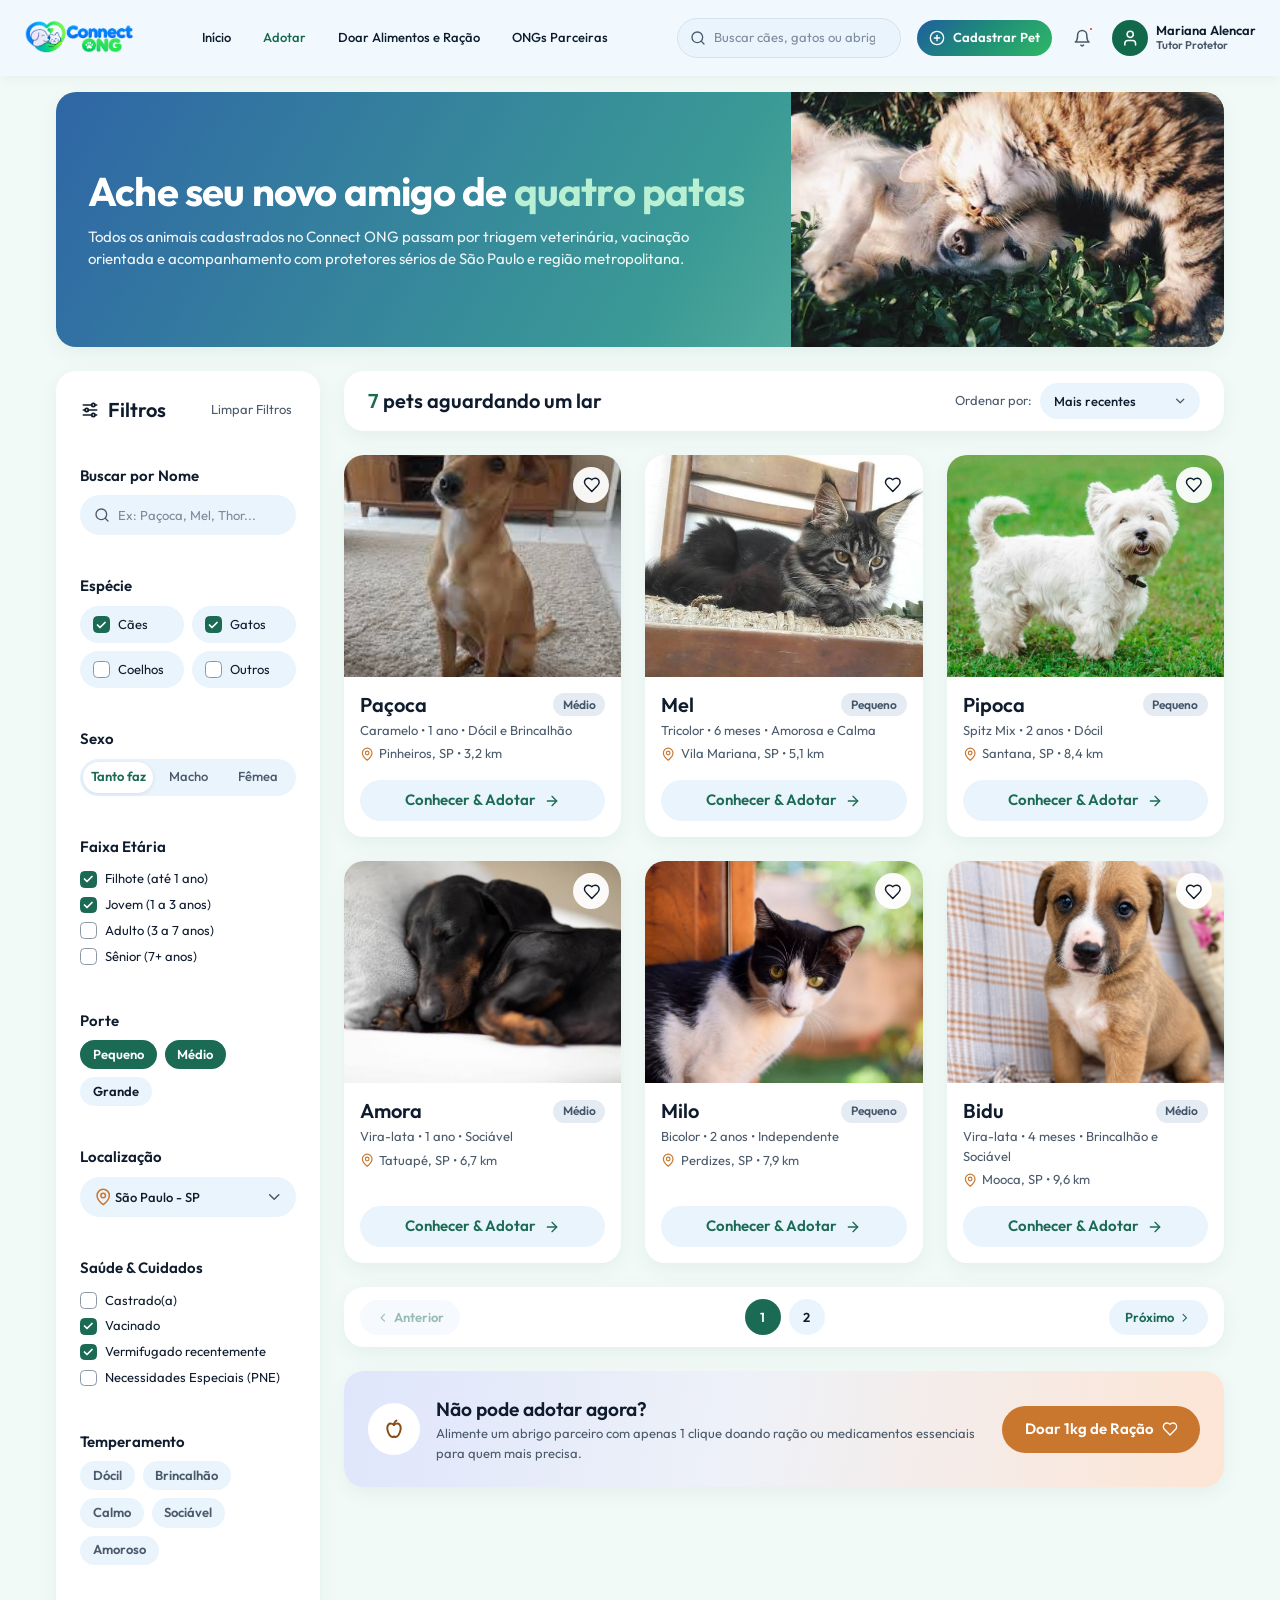
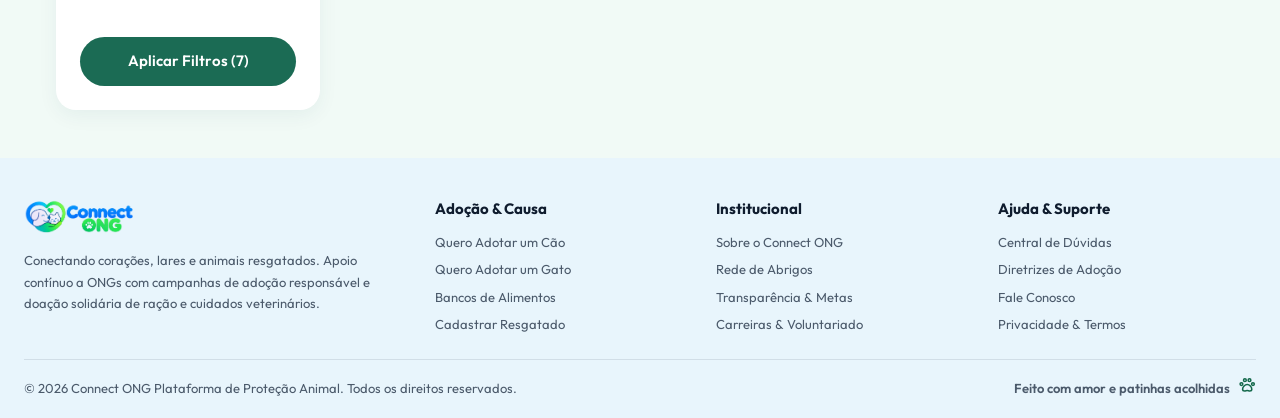
<file: catalogo.html>
<!DOCTYPE html>
<html lang="pt-BR">

<head>
  <meta charset="UTF-8">
  <meta name="viewport" content="width=device-width, initial-scale=1">
  <link rel="icon" href="img/favicon.ico" type="image/x-icon">
  <title>Adotar - Catálogo de Pets - Connect ONG</title>
  <meta name="description" content="Encontre cães, gatos e outros pets para adoção em São Paulo e região. Todos passam por triagem veterinária e vacinação orientada.">
  <link rel="preconnect" href="https://fonts.googleapis.com">
  <link rel="preconnect" href="https://fonts.gstatic.com" crossorigin>
  <link href="https://fonts.googleapis.com/css2?family=Outfit:wght@400;500;600;700&display=swap" rel="stylesheet">
  <link rel="stylesheet" href="estilo/style.css">
  <link rel="stylesheet" href="estilo/catalogo.css">
</head>

<body class="home-page catalogo-page">

  <header class="site-header">
    <div class="container header__inner">
      <a class="logo" href="index.html" aria-label="Helpet - Página inicial">
        <img src="img/Logo Connect ONG pequena.png" alt="Helpet">
      </a>

      <nav class="header__nav" aria-label="Navegação principal">
        <a href="index.html">Início</a>
        <a href="catalogo.html" aria-current="page">Adotar</a>
        <a href="doacao.html">Doar Alimentos e Ração</a>
        <a href="index.html#ongs">ONGs Parceiras</a>
      </nav>

      <form class="header__search" role="search" action="#" id="busca-topo">
        <svg viewBox="0 0 24 24" aria-hidden="true">
          <circle cx="11" cy="11" r="8"></circle>
          <path d="m21 21-4.3-4.3"></path>
        </svg>
        <label class="visually-hidden" for="busca-header">Buscar cães, gatos ou abrigos</label>
        <input id="busca-header" type="search" name="q" placeholder="Buscar cães, gatos ou abrigos...">
      </form>

      <div class="header__actions">
        <a class="home-btn home-btn--register" href="#">
          <svg viewBox="0 0 24 24" aria-hidden="true">
            <circle cx="12" cy="12" r="10"></circle>
            <path d="M8 12h8"></path>
            <path d="M12 8v8"></path>
          </svg>
          Cadastrar Pet
        </a>

        <a class="header__icon-button" href="#" aria-label="Notificações">
          <svg viewBox="0 0 24 24" aria-hidden="true">
            <path d="M6 8a6 6 0 0 1 12 0c0 7 3 9 3 9H3s3-2 3-9"></path>
            <path d="M10.3 21a1.94 1.94 0 0 0 3.4 0"></path>
          </svg>
          <span class="notification-dot"></span>
        </a>

        <a class="header__profile" href="perfil.html">
          <span class="profile__avatar">
            <svg viewBox="0 0 24 24" aria-hidden="true">
              <path d="M19 21v-2a4 4 0 0 0-4-4H9a4 4 0 0 0-4 4v2"></path>
              <circle cx="12" cy="7" r="4"></circle>
            </svg>
          </span>
          <span class="profile__text">
            <strong>Mariana Alencar</strong>
            <small>Tutor Protetor</small>
          </span>
        </a>
      </div>
    </div>
  </header>

  <main class="cat">

    <!-- Banner -->
    <section class="ct-cat-hero" aria-labelledby="titulo-hero">
      <div class="ct-cat-hero__text">
        <h1 id="titulo-hero">Ache seu novo amigo de <span>quatro patas</span></h1>
        <p>Todos os animais cadastrados no Connect ONG passam por triagem veterinária, vacinação orientada e acompanhamento com protetores sérios de São Paulo e região metropolitana.</p>
      </div>
      <div class="ct-cat-hero__img">
        <img src="img/gato e cachorro.jpg" alt="Cachorro e gato descansando juntos">
      </div>
    </section>

    <div class="ct-cat-layout">

      <!-- Filtros -->
      <aside class="ct-filters" id="filtros" aria-label="Filtros de busca">
        <form id="form-filtros" autocomplete="off">
          <div class="ct-filters__head">
            <h2>
              <svg viewBox="0 0 24 24" aria-hidden="true"><path d="M4 6h10"></path><path d="M18 6h2"></path><circle cx="16" cy="6" r="2"></circle><path d="M4 12h2"></path><path d="M10 12h10"></path><circle cx="8" cy="12" r="2"></circle><path d="M4 18h10"></path><path d="M18 18h2"></path><circle cx="16" cy="18" r="2"></circle></svg>
              Filtros
            </h2>
            <button type="reset" class="ct-filters__clear" id="limpar">Limpar Filtros</button>
          </div>

          <div class="f-group">
            <label class="f-title" for="f-nome">Buscar por Nome</label>
            <div class="f-search">
              <svg viewBox="0 0 24 24" aria-hidden="true"><circle cx="11" cy="11" r="8"></circle><path d="m21 21-4.3-4.3"></path></svg>
              <input id="f-nome" type="search" placeholder="Ex: Paçoca, Mel, Thor...">
            </div>
          </div>

          <fieldset class="f-group">
            <legend class="f-title">Espécie</legend>
            <div class="f-pills">
              <label class="f-check f-check--pill"><input type="checkbox" name="especie" value="cao" checked><span>Cães</span></label>
              <label class="f-check f-check--pill"><input type="checkbox" name="especie" value="gato" checked><span>Gatos</span></label>
              <label class="f-check f-check--pill"><input type="checkbox" name="especie" value="coelho"><span>Coelhos</span></label>
              <label class="f-check f-check--pill"><input type="checkbox" name="especie" value="outro"><span>Outros</span></label>
            </div>
          </fieldset>

          <fieldset class="f-group">
            <legend class="f-title">Sexo</legend>
            <div class="f-segment">
              <label><input type="radio" name="sexo" value="" checked><span>Tanto faz</span></label>
              <label><input type="radio" name="sexo" value="M"><span>Macho</span></label>
              <label><input type="radio" name="sexo" value="F"><span>Fêmea</span></label>
            </div>
          </fieldset>

          <fieldset class="f-group">
            <legend class="f-title">Faixa Etária</legend>
            <label class="f-check"><input type="checkbox" name="idade" value="filhote" checked><span>Filhote (até 1 ano)</span></label>
            <label class="f-check"><input type="checkbox" name="idade" value="jovem" checked><span>Jovem (1 a 3 anos)</span></label>
            <label class="f-check"><input type="checkbox" name="idade" value="adulto"><span>Adulto (3 a 7 anos)</span></label>
            <label class="f-check"><input type="checkbox" name="idade" value="senior"><span>Sênior (7+ anos)</span></label>
          </fieldset>

          <fieldset class="f-group">
            <legend class="f-title">Porte</legend>
            <div class="f-chips">
              <label class="f-chip f-chip--dark"><input type="checkbox" name="porte" value="Pequeno" checked><span>Pequeno</span></label>
              <label class="f-chip f-chip--dark"><input type="checkbox" name="porte" value="Médio" checked><span>Médio</span></label>
              <label class="f-chip f-chip--dark"><input type="checkbox" name="porte" value="Grande"><span>Grande</span></label>
            </div>
          </fieldset>

          <div class="f-group">
            <label class="f-title" for="f-local">Localização</label>
            <div class="f-select">
              <svg class="f-select__pin" viewBox="0 0 24 24" aria-hidden="true"><path d="M20 10c0 6-8 12-8 12s-8-6-8-12a8 8 0 0 1 16 0Z"></path><circle cx="12" cy="10" r="3"></circle></svg>
              <select id="f-local">
                <option value="grande-sp" selected>São Paulo - SP</option>
                <option value="campinas">Campinas - SP</option>
                <option value="curitiba">Curitiba - PR</option>
                <option value="todas">Todas as regiões</option>
              </select>
              <svg class="f-select__arrow" viewBox="0 0 24 24" aria-hidden="true"><path d="m6 9 6 6 6-6"></path></svg>
            </div>
          </div>

          <fieldset class="f-group">
            <legend class="f-title">Saúde &amp; Cuidados</legend>
            <label class="f-check"><input type="checkbox" name="saude" value="castrado"><span>Castrado(a)</span></label>
            <label class="f-check"><input type="checkbox" name="saude" value="vacinado" checked><span>Vacinado</span></label>
            <label class="f-check"><input type="checkbox" name="saude" value="vermifugado" checked><span>Vermifugado recentemente</span></label>
            <label class="f-check"><input type="checkbox" name="saude" value="pne"><span>Necessidades Especiais (PNE)</span></label>
          </fieldset>

          <fieldset class="f-group">
            <legend class="f-title">Temperamento</legend>
            <div class="f-chips">
              <label class="f-chip f-chip--mint"><input type="checkbox" name="temp" value="docil"><span>Dócil</span></label>
              <label class="f-chip f-chip--mint"><input type="checkbox" name="temp" value="brincalhao"><span>Brincalhão</span></label>
              <label class="f-chip f-chip--mint"><input type="checkbox" name="temp" value="calmo"><span>Calmo</span></label>
              <label class="f-chip f-chip--mint"><input type="checkbox" name="temp" value="sociavel"><span>Sociável</span></label>
              <label class="f-chip f-chip--mint"><input type="checkbox" name="temp" value="amoroso"><span>Amoroso</span></label>
            </div>
          </fieldset>

          <button type="button" class="ct-filters__apply" id="aplicar">Aplicar Filtros (<span id="aplicar-n">0</span>)</button>
        </form>
      </aside>

      <!-- Resultados -->
      <section class="ct-results" aria-labelledby="titulo-resultados">
        <div class="ct-results__bar">
          <h2 id="titulo-resultados"><strong id="total">0</strong> pets aguardando um lar</h2>
          <button type="button" class="results__filter-btn" id="abrir-filtros" aria-expanded="false" aria-controls="filtros">Filtros</button>
          <div class="results__sort">
            <label for="ordem">Ordenar por:</label>
            <div class="sort-select">
              <select id="ordem">
                <option value="recentes">Mais recentes</option>
                <option value="proximos">Mais próximos</option>
                <option value="novos">Mais novos</option>
                <option value="nome">Nome (A–Z)</option>
              </select>
              <svg viewBox="0 0 24 24" aria-hidden="true"><path d="m6 9 6 6 6-6"></path></svg>
            </div>
          </div>
        </div>

        <ul class="pet-grid" id="grid" aria-live="polite"></ul>

        <div class="empty" id="vazio" hidden>
          <strong>Nenhum pet encontrado com esses filtros.</strong>
          <p>Tente remover alguns filtros ou ampliar a região de busca.</p>
          <button type="button" class="home-btn home-btn--dark" id="vazio-limpar">Limpar filtros</button>
        </div>

        <nav class="ct-pager" id="pager" aria-label="Paginação"></nav>

        <aside class="cta" aria-label="Doação de ração">
          <span class="cta__icon" aria-hidden="true">
            <svg viewBox="0 0 24 24"><path d="M12 8c-1.500-1.500-4-2-5.500-.5C4.500 9.500 5 14 7.500 18c1 1.500 2.500 2.500 4.500 1.500 2 1 3.500 0 4.500-1.500 2.500-4 3-8.500 1-10.500C16 6 13.500 6.500 12 8Z"></path><path d="M12 8c0-2 .8-3.500 2.500-4.500"></path></svg>
          </span>
          <div class="cta__text">
            <h3>Não pode adotar agora?</h3>
            <p>Alimente um abrigo parceiro com apenas 1 clique doando ração ou medicamentos essenciais para quem mais precisa.</p>
          </div>
          <a class="cta__btn" href="doacao.html">
            Doar 1kg de Ração
            <svg viewBox="0 0 24 24" aria-hidden="true"><path d="M19 14c1.490-1.460 3-3.210 3-5.500A5.500 5.500 0 0 0 16.500 3c-1.760 0-3 .5-4.500 2-1.500-1.500-2.740-2-4.500-2A5.500 5.500 0 0 0 2 8.500c0 2.300 1.500 4.050 3 5.500l7 7Z"></path></svg>
          </a>
        </aside>
      </section>
    </div>
  </main>

  <footer class="site-footer">
    <div class="container">
      <div class="footer__main">
        <div class="footer__brand">
          <a class="footer__logo" href="index.html" aria-label="Helpet - Página inicial">
            <img src="img/Logo Connect ONG pequena.png" alt="Helpet">
          </a>
          <p>Conectando corações, lares e animais resgatados. Apoio contínuo a ONGs com campanhas de adoção responsável e doação solidária de ração e cuidados veterinários.</p>
        </div>

        <nav class="footer__column" aria-label="Adoção e Causa">
          <h3>Adoção &amp; Causa</h3>
          <a href="catalogo.html">Quero Adotar um Cão</a>
          <a href="catalogo.html">Quero Adotar um Gato</a>
          <a href="doacao.html">Bancos de Alimentos</a>
          <a href="#">Cadastrar Resgatado</a>
        </nav>

        <nav class="footer__column" aria-label="Institucional">
          <h3>Institucional</h3>
          <a href="#">Sobre o Connect ONG</a>
          <a href="index.html#ongs">Rede de Abrigos</a>
          <a href="#">Transparência &amp; Metas</a>
          <a href="#">Carreiras &amp; Voluntariado</a>
        </nav>

        <nav class="footer__column" aria-label="Ajuda e Suporte">
          <h3>Ajuda &amp; Suporte</h3>
          <a href="#">Central de Dúvidas</a>
          <a href="#">Diretrizes de Adoção</a>
          <a href="#">Fale Conosco</a>
          <a href="#">Privacidade &amp; Termos</a>
        </nav>
      </div>

      <div class="footer__bottom">
        <p>&copy; 2026 Connect ONG Plataforma de Proteção Animal. Todos os direitos reservados.</p>
        <a href="#">
          Feito com amor e patinhas acolhidas
          <span>
            <svg viewBox="0 0 24 24" aria-hidden="true">
              <circle cx="4.5" cy="10.5" r="1.8"></circle>
              <circle cx="9" cy="5.5" r="1.8"></circle>
              <circle cx="15" cy="5.5" r="1.8"></circle>
              <circle cx="19.5" cy="10.5" r="1.8"></circle>
              <path d="M12 11c-3 0-6 3.5-6 6.2 0 1.6 1.2 2.3 2.7 2.3 1.2 0 2.1-.5 3.3-.5s2.1.5 3.3.5c1.5 0 2.7-.7 2.7-2.3C18 14.5 15 11 12 11z"></path>
            </svg>
          </span>
        </a>
      </div>
    </div>
  </footer>

  <div class="cat-toast" id="toast" role="status" aria-live="polite"></div>

  <script src="script/catalogo.js"></script>
</body>

</html>
</file>
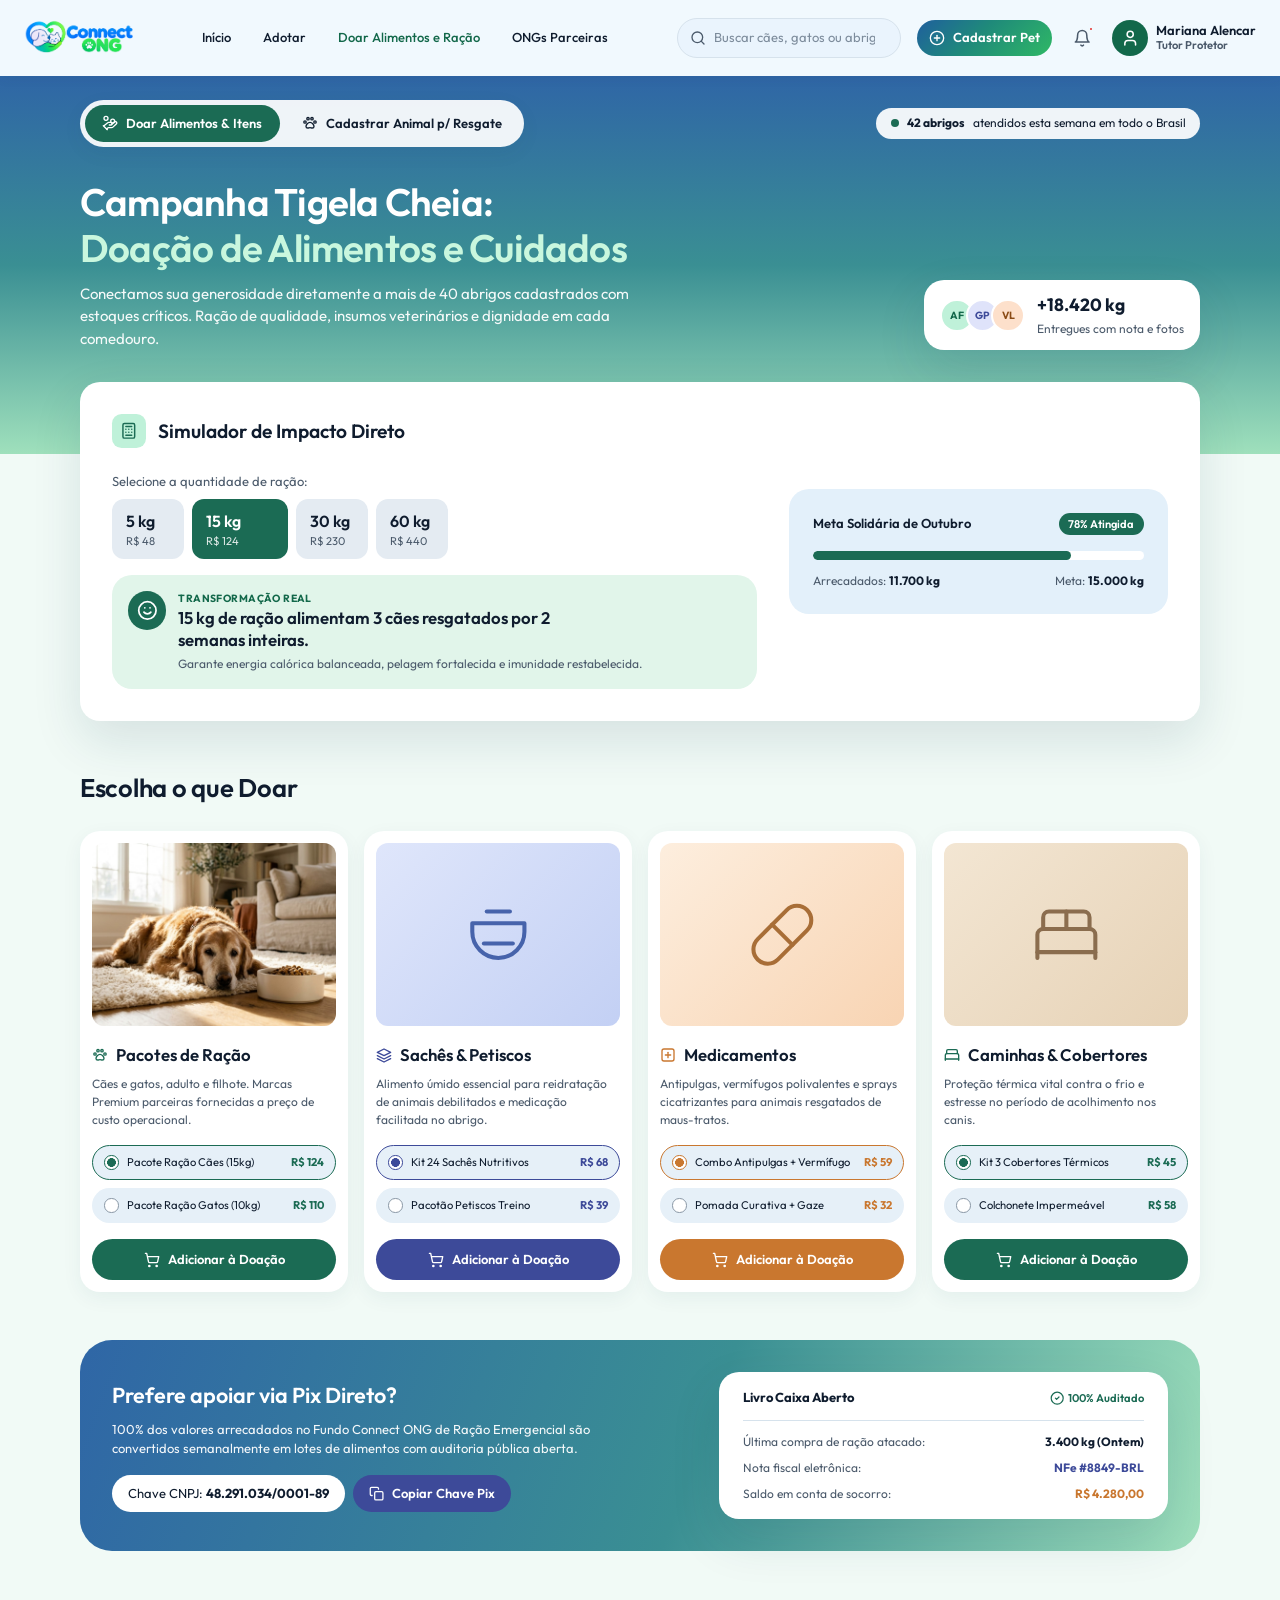
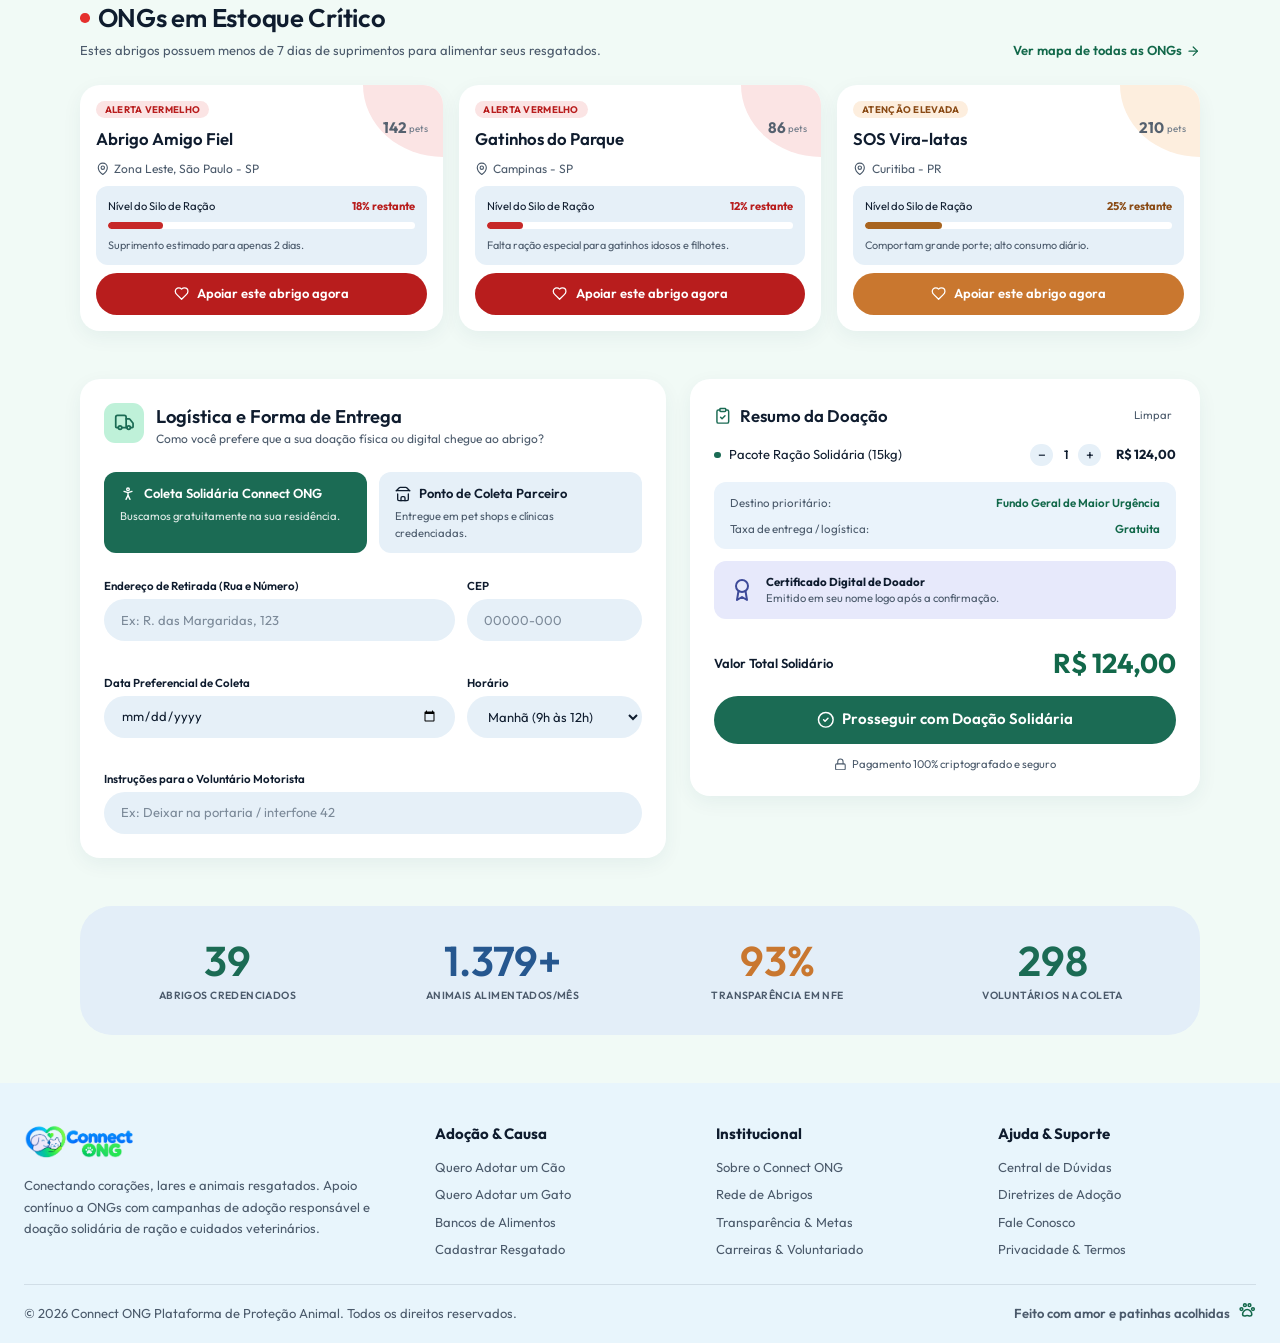
<file: doacao.html>
<!DOCTYPE html>
<html lang="pt-BR">

<head>
  <meta charset="UTF-8">
  <meta name="viewport" content="width=device-width, initial-scale=1">
  <link rel="icon" href="img/favicon.ico" type="image/x-icon">
  <title>Doar Alimentos e Ração - Campanha Tigela Cheia - Connect ONG</title>
  <meta name="description" content="Doe ração, sachês, medicamentos e cobertores para mais de 40 abrigos cadastrados. Transparência total e certificado digital de doador.">
  <link rel="preconnect" href="https://fonts.googleapis.com">
  <link rel="preconnect" href="https://fonts.gstatic.com" crossorigin>
  <link href="https://fonts.googleapis.com/css2?family=Outfit:wght@400;500;600;700&display=swap" rel="stylesheet">
  <link rel="stylesheet" href="estilo/style.css">
  <link rel="stylesheet" href="estilo/doacao.css">
</head>

<body class="home-page doacao-page">

  <header class="site-header">
    <div class="container header__inner">
      <a class="logo" href="index.html" aria-label="Helpet - Página inicial">
        <img src="img/Logo Connect ONG pequena.png" alt="Helpet">
      </a>

      <nav class="header__nav" aria-label="Navegação principal">
        <a href="index.html">Início</a>
        <a href="catalogo.html">Adotar</a>
        <a href="doacao.html" aria-current="page">Doar Alimentos e Ração</a>
        <a href="index.html#ongs">ONGs Parceiras</a>
      </nav>

      <form class="header__search" role="search" action="catalogo.html">
        <svg viewBox="0 0 24 24" aria-hidden="true">
          <circle cx="11" cy="11" r="8"></circle>
          <path d="m21 21-4.3-4.3"></path>
        </svg>
        <label class="visually-hidden" for="busca-header">Buscar cães, gatos ou abrigos</label>
        <input id="busca-header" type="search" name="q" placeholder="Buscar cães, gatos ou abrigos...">
      </form>

      <div class="header__actions">
        <a class="home-btn home-btn--register" href="#">
          <svg viewBox="0 0 24 24" aria-hidden="true">
            <circle cx="12" cy="12" r="10"></circle>
            <path d="M8 12h8"></path>
            <path d="M12 8v8"></path>
          </svg>
          Cadastrar Pet
        </a>

        <a class="header__icon-button" href="#" aria-label="Notificações">
          <svg viewBox="0 0 24 24" aria-hidden="true">
            <path d="M6 8a6 6 0 0 1 12 0c0 7 3 9 3 9H3s3-2 3-9"></path>
            <path d="M10.3 21a1.94 1.94 0 0 0 3.4 0"></path>
          </svg>
          <span class="notification-dot"></span>
        </a>

        <a class="header__profile" href="perfil.html">
          <span class="profile__avatar">
            <svg viewBox="0 0 24 24" aria-hidden="true">
              <path d="M19 21v-2a4 4 0 0 0-4-4H9a4 4 0 0 0-4 4v2"></path>
              <circle cx="12" cy="7" r="4"></circle>
            </svg>
          </span>
          <span class="profile__text">
            <strong>Mariana Alencar</strong>
            <small>Tutor Protetor</small>
          </span>
        </a>
      </div>
    </div>
  </header>

  <main>

    <!-- ===== Hero ===== -->
    <section class="dn-don-hero" aria-labelledby="titulo-doacao">
      <div class="dn-don-wrap">
        <div class="don-hero__top">
          <div class="dn-don-tabs" role="tablist" aria-label="Tipo de ajuda">
            <button type="button" class="dn-don-tab is-selected" role="tab" aria-selected="true" id="aba-doar">
              <svg viewBox="0 0 24 24" aria-hidden="true"><path d="M11 15h2a2 2 0 1 0 0-4h-3c-.6 0-1.1.2-1.4.6L3 16"></path><path d="m7 21 1.6-1.4c.3-.4.8-.6 1.4-.6h4c1.100 0 2.100-.4 2.800-1.200l4.600-4.400a2 2 0 0 0-2.750-2.910l-4.200 3.900"></path><path d="m2 16 6 6"></path><circle cx="16" cy="9" r="2.900"></circle><circle cx="6" cy="5" r="3"></circle></svg>
              Doar Alimentos &amp; Itens
            </button>
            <button type="button" class="dn-don-tab" role="tab" aria-selected="false" id="aba-resgate">
              <svg viewBox="0 0 24 24" aria-hidden="true"><circle cx="4.500" cy="10.500" r="1.800"></circle><circle cx="9" cy="5.500" r="1.800"></circle><circle cx="15" cy="5.500" r="1.800"></circle><circle cx="19.500" cy="10.500" r="1.800"></circle><path d="M12 11c-3 0-6 3.500-6 6.200 0 1.600 1.200 2.300 2.700 2.300 1.200 0 2.100-.5 3.300-.5s2.100.5 3.300.5c1.500 0 2.700-.7 2.700-2.300C18 14.500 15 11 12 11z"></path></svg>
              Cadastrar Animal p/ Resgate
            </button>
          </div>
          <p class="don-live"><span class="don-live__dot" aria-hidden="true"></span><strong>42 abrigos</strong> atendidos esta semana em todo o Brasil</p>
        </div>

        <div class="don-hero__body">
          <div>
            <h1 id="titulo-doacao">Campanha Tigela Cheia:<br><span>Doação de Alimentos e Cuidados</span></h1>
            <p>Conectamos sua generosidade diretamente a mais de 40 abrigos cadastrados com estoques críticos. Ração de qualidade, insumos veterinários e dignidade em cada comedouro.</p>
          </div>
          <div class="don-hero__proof">
            <div class="dn-avatars" aria-hidden="true"><span>AF</span><span>GP</span><span>VL</span></div>
            <p><strong>+18.420 kg</strong><small>Entregues com nota e fotos</small></p>
          </div>
        </div>
      </div>
    </section>

    <div class="dn-don-wrap don-content">

      <!-- ===== Simulador ===== -->
      <section class="dn-sim card" aria-labelledby="titulo-sim">
        <div class="sim__main">
          <h2 class="sim__title" id="titulo-sim">
            <span class="sim__icon" aria-hidden="true"><svg viewBox="0 0 24 24"><rect x="4" y="2" width="16" height="20" rx="2"></rect><path d="M8 6h8"></path><path d="M8 10h.01"></path><path d="M12 10h.01"></path><path d="M16 10h.01"></path><path d="M8 14h.01"></path><path d="M12 14h.01"></path><path d="M16 14h.01"></path><path d="M8 18h8"></path></svg></span>
            Simulador de Impacto Direto
          </h2>
          <p class="dn-sim__label" id="sim-label">Selecione a quantidade de ração:</p>
          <div class="sim__options" role="radiogroup" aria-labelledby="sim-label" id="sim-options">
            <button type="button" class="sim-opt" role="radio" aria-checked="false" data-kg="5" data-preco="48"><strong>5 kg</strong><span>R$ 48</span></button>
            <button type="button" class="sim-opt is-selected" role="radio" aria-checked="true" data-kg="15" data-preco="124"><strong>15 kg</strong><span>R$ 124</span></button>
            <button type="button" class="sim-opt" role="radio" aria-checked="false" data-kg="30" data-preco="230"><strong>30 kg</strong><span>R$ 230</span></button>
            <button type="button" class="sim-opt" role="radio" aria-checked="false" data-kg="60" data-preco="440"><strong>60 kg</strong><span>R$ 440</span></button>
          </div>
          <div class="sim__impact" aria-live="polite">
            <span class="sim__smile" aria-hidden="true"><svg viewBox="0 0 24 24"><circle cx="12" cy="12" r="10"></circle><path d="M8 14s1.500 2 4 2 4-2 4-2"></path><path d="M9 9h.01"></path><path d="M15 9h.01"></path></svg></span>
            <div>
              <small>Transformação real</small>
              <strong id="sim-titulo">15 kg de ração alimentam 3 cães resgatados por 2 semanas inteiras.</strong>
              <p>Garante energia calórica balanceada, pelagem fortalecida e imunidade restabelecida.</p>
            </div>
          </div>
        </div>

        <div class="sim__goal">
          <div class="goal__head">
            <h3>Meta Solidária de Outubro</h3>
            <span class="goal__pct" id="meta-pct">78% Atingida</span>
          </div>
          <div class="dn-goal__bar" role="progressbar" aria-valuemin="0" aria-valuemax="100" aria-valuenow="78" aria-label="Meta solidária de outubro">
            <span id="meta-barra" style="width:0"></span>
          </div>
          <div class="goal__foot">
            <span>Arrecadados: <strong id="meta-atual">11.700 kg</strong></span>
            <span>Meta: <strong>15.000 kg</strong></span>
          </div>
        </div>
      </section>

      <!-- ===== Produtos ===== -->
      <section class="products" aria-labelledby="titulo-produtos">
        <h2 class="section-title" id="titulo-produtos">Escolha o que Doar</h2>
        <ul class="products__grid">

          <li class="product card" data-produto="racao" data-tema="green">
            <div class="product__media"><img src="img/cachorro e tigela.jpg" alt="Cachorro deitado ao lado de uma tigela de ração"></div>
            <h3 class="product__title"><svg viewBox="0 0 24 24" aria-hidden="true"><circle cx="4.500" cy="10.500" r="1.800"></circle><circle cx="9" cy="5.500" r="1.800"></circle><circle cx="15" cy="5.500" r="1.800"></circle><circle cx="19.500" cy="10.500" r="1.800"></circle><path d="M12 11c-3 0-6 3.500-6 6.200 0 1.600 1.200 2.300 2.700 2.300 1.200 0 2.100-.5 3.300-.5s2.100.5 3.300.5c1.500 0 2.700-.7 2.700-2.300C18 14.500 15 11 12 11z"></path></svg>Pacotes de Ração</h3>
            <p class="product__desc">Cães e gatos, adulto e filhote. Marcas Premium parceiras fornecidas a preço de custo operacional.</p>
            <fieldset class="product__opts">
              <legend class="visually-hidden">Opções de ração</legend>
              <label class="dn-opt"><input type="radio" name="op-racao" value="Pacote Ração Cães (15kg)" data-preco="124" checked><span class="opt__name">Pacote Ração Cães (15kg)</span><span class="opt__price">R$ 124</span></label>
              <label class="dn-opt"><input type="radio" name="op-racao" value="Pacote Ração Gatos (10kg)" data-preco="110"><span class="opt__name">Pacote Ração Gatos (10kg)</span><span class="opt__price">R$ 110</span></label>
            </fieldset>
            <button type="button" class="product__add"><svg viewBox="0 0 24 24" aria-hidden="true"><circle cx="8" cy="21" r="1"></circle><circle cx="19" cy="21" r="1"></circle><path d="M2.050 2.050h2l2.660 12.420a2 2 0 0 0 2 1.580h9.780a2 2 0 0 0 1.950-1.570l1.650-7.430H5.120"></path></svg><span>Adicionar à Doação</span></button>
          </li>

          <li class="product card" data-produto="saches" data-tema="blue">
            <div class="product__media product__media--ph product__media--blue" aria-hidden="true"><svg viewBox="0 0 24 24"><path d="M3 8h18v3a9 9 0 0 1-18 0V8Z"></path><path d="M8 4h8"></path><path d="M7 15h10"></path></svg></div>
            <h3 class="product__title"><svg viewBox="0 0 24 24" aria-hidden="true"><path d="M12 3 2 8l10 5 10-5-10-5Z"></path><path d="m2 13 10 5 10-5"></path><path d="m2 17.500 10 5 10-5"></path></svg>Sachês &amp; Petiscos</h3>
            <p class="product__desc">Alimento úmido essencial para reidratação de animais debilitados e medicação facilitada no abrigo.</p>
            <fieldset class="product__opts">
              <legend class="visually-hidden">Opções de sachês</legend>
              <label class="dn-opt"><input type="radio" name="op-saches" value="Kit 24 Sachês Nutritivos" data-preco="68" checked><span class="opt__name">Kit 24 Sachês Nutritivos</span><span class="opt__price">R$ 68</span></label>
              <label class="dn-opt"><input type="radio" name="op-saches" value="Pacotão Petiscos Treino" data-preco="39"><span class="opt__name">Pacotão Petiscos Treino</span><span class="opt__price">R$ 39</span></label>
            </fieldset>
            <button type="button" class="product__add"><svg viewBox="0 0 24 24" aria-hidden="true"><circle cx="8" cy="21" r="1"></circle><circle cx="19" cy="21" r="1"></circle><path d="M2.050 2.050h2l2.660 12.420a2 2 0 0 0 2 1.580h9.780a2 2 0 0 0 1.950-1.570l1.650-7.430H5.120"></path></svg><span>Adicionar à Doação</span></button>
          </li>

          <li class="product card" data-produto="medicamentos" data-tema="orange">
            <div class="product__media product__media--ph product__media--orange" aria-hidden="true"><svg viewBox="0 0 24 24"><path d="m10.500 20.500 10-10a4.950 4.950 0 1 0-7-7l-10 10a4.950 4.950 0 1 0 7 7Z"></path><path d="m8.500 8.500 7 7"></path></svg></div>
            <h3 class="product__title"><svg viewBox="0 0 24 24" aria-hidden="true"><rect x="3" y="3" width="18" height="18" rx="3"></rect><path d="M12 8v8"></path><path d="M8 12h8"></path></svg>Medicamentos</h3>
            <p class="product__desc">Antipulgas, vermífugos polivalentes e sprays cicatrizantes para animais resgatados de maus-tratos.</p>
            <fieldset class="product__opts">
              <legend class="visually-hidden">Opções de medicamentos</legend>
              <label class="dn-opt"><input type="radio" name="op-medicamentos" value="Combo Antipulgas + Vermífugo" data-preco="59" checked><span class="opt__name">Combo Antipulgas + Vermífugo</span><span class="opt__price">R$ 59</span></label>
              <label class="dn-opt"><input type="radio" name="op-medicamentos" value="Pomada Curativa + Gaze" data-preco="32"><span class="opt__name">Pomada Curativa + Gaze</span><span class="opt__price">R$ 32</span></label>
            </fieldset>
            <button type="button" class="product__add"><svg viewBox="0 0 24 24" aria-hidden="true"><circle cx="8" cy="21" r="1"></circle><circle cx="19" cy="21" r="1"></circle><path d="M2.050 2.050h2l2.660 12.420a2 2 0 0 0 2 1.580h9.780a2 2 0 0 0 1.950-1.570l1.650-7.430H5.120"></path></svg><span>Adicionar à Doação</span></button>
          </li>

          <li class="product card" data-produto="caminhas" data-tema="green">
            <div class="product__media product__media--ph product__media--sand" aria-hidden="true"><svg viewBox="0 0 24 24"><path d="M2 20v-8a2 2 0 0 1 2-2h16a2 2 0 0 1 2 2v8"></path><path d="M4 10V6a2 2 0 0 1 2-2h12a2 2 0 0 1 2 2v4"></path><path d="M12 4v6"></path><path d="M2 18h20"></path></svg></div>
            <h3 class="product__title"><svg viewBox="0 0 24 24" aria-hidden="true"><path d="M2 20v-8a2 2 0 0 1 2-2h16a2 2 0 0 1 2 2v8"></path><path d="M4 10V6a2 2 0 0 1 2-2h12a2 2 0 0 1 2 2v4"></path><path d="M2 18h20"></path></svg>Caminhas &amp; Cobertores</h3>
            <p class="product__desc">Proteção térmica vital contra o frio e estresse no período de acolhimento nos canis.</p>
            <fieldset class="product__opts">
              <legend class="visually-hidden">Opções de caminhas e cobertores</legend>
              <label class="dn-opt"><input type="radio" name="op-caminhas" value="Kit 3 Cobertores Térmicos" data-preco="45" checked><span class="opt__name">Kit 3 Cobertores Térmicos</span><span class="opt__price">R$ 45</span></label>
              <label class="dn-opt"><input type="radio" name="op-caminhas" value="Colchonete Impermeável" data-preco="58"><span class="opt__name">Colchonete Impermeável</span><span class="opt__price">R$ 58</span></label>
            </fieldset>
            <button type="button" class="product__add"><svg viewBox="0 0 24 24" aria-hidden="true"><circle cx="8" cy="21" r="1"></circle><circle cx="19" cy="21" r="1"></circle><path d="M2.050 2.050h2l2.660 12.420a2 2 0 0 0 2 1.580h9.780a2 2 0 0 0 1.950-1.570l1.650-7.430H5.120"></path></svg><span>Adicionar à Doação</span></button>
          </li>
        </ul>
      </section>

      <!-- ===== Pix ===== -->
      <section class="dn-pix" aria-labelledby="titulo-pix">
        <div class="pix__text">
          <h2 id="titulo-pix">Prefere apoiar via Pix Direto?</h2>
          <p>100% dos valores arrecadados no Fundo Connect ONG de Ração Emergencial são convertidos semanalmente em lotes de alimentos com auditoria pública aberta.</p>
          <div class="dn-pix__key">
            <span class="dn-pix__cnpj">Chave CNPJ: <strong id="pix-chave">48.291.034/0001-89</strong></span>
            <button type="button" class="pix__copy" id="copiar-pix">
              <svg viewBox="0 0 24 24" aria-hidden="true"><rect x="9" y="9" width="13" height="13" rx="2"></rect><path d="M5 15H4a2 2 0 0 1-2-2V4a2 2 0 0 1 2-2h9a2 2 0 0 1 2 2v1"></path></svg>
              <span>Copiar Chave Pix</span>
            </button>
          </div>
        </div>
        <div class="dn-ledger" aria-label="Livro caixa aberto">
          <div class="dn-ledger__head"><strong>Livro Caixa Aberto</strong><span class="ledger__badge"><svg viewBox="0 0 24 24" aria-hidden="true"><circle cx="12" cy="12" r="10"></circle><path d="m9 12 2 2 4-4"></path></svg>100% Auditado</span></div>
          <dl>
            <div><dt>Última compra de ração atacado:</dt><dd>3.400 kg (Ontem)</dd></div>
            <div><dt>Nota fiscal eletrônica:</dt><dd class="ledger__nf">NFe #8849-BRL</dd></div>
            <div><dt>Saldo em conta de socorro:</dt><dd class="ledger__saldo">R$ 4.280,00</dd></div>
          </dl>
        </div>
      </section>

      <!-- ===== ONGs em estoque crítico ===== -->
      <section class="ngos" aria-labelledby="titulo-ongs">
        <div class="ngos__head">
          <div>
            <h2 class="section-title section-title--alert" id="titulo-ongs"><span class="alert-dot" aria-hidden="true"></span>ONGs em Estoque Crítico</h2>
            <p>Estes abrigos possuem menos de 7 dias de suprimentos para alimentar seus resgatados.</p>
          </div>
          <a class="ngos__map" href="index.html#ongs">Ver mapa de todas as ONGs <svg viewBox="0 0 24 24" aria-hidden="true"><path d="M5 12h14"></path><path d="m12 5 7 7-7 7"></path></svg></a>
        </div>

        <ul class="ngos__grid">
          <li class="ngo card" data-ong="Abrigo Amigo Fiel" data-nivel="red">
            <span class="ngo__corner"><b>142</b>pets</span>
            <span class="ngo__tag ngo__tag--red">Alerta Vermelho</span>
            <h3>Abrigo Amigo Fiel</h3>
            <p class="ngo__loc"><svg viewBox="0 0 24 24" aria-hidden="true"><path d="M20 10c0 6-8 12-8 12s-8-6-8-12a8 8 0 0 1 16 0Z"></path><circle cx="12" cy="10" r="3"></circle></svg>Zona Leste, São Paulo - SP</p>
            <div class="ngo__stock"><div><span>Nível do Silo de Ração</span><strong class="red">18% restante</strong></div><div class="ngo__bar"><span style="width:18%" class="red"></span></div><small>Suprimento estimado para apenas 2 dias.</small></div>
            <button type="button" class="ngo__btn ngo__btn--red"><svg viewBox="0 0 24 24" aria-hidden="true"><path d="M19 14c1.490-1.460 3-3.210 3-5.500A5.500 5.500 0 0 0 16.500 3c-1.760 0-3 .5-4.500 2-1.500-1.500-2.740-2-4.500-2A5.500 5.500 0 0 0 2 8.500c0 2.300 1.500 4.050 3 5.500l7 7Z"></path></svg><span>Apoiar este abrigo agora</span></button>
          </li>
          <li class="ngo card" data-ong="Gatinhos do Parque" data-nivel="red">
            <span class="ngo__corner"><b>86</b>pets</span>
            <span class="ngo__tag ngo__tag--red">Alerta Vermelho</span>
            <h3>Gatinhos do Parque</h3>
            <p class="ngo__loc"><svg viewBox="0 0 24 24" aria-hidden="true"><path d="M20 10c0 6-8 12-8 12s-8-6-8-12a8 8 0 0 1 16 0Z"></path><circle cx="12" cy="10" r="3"></circle></svg>Campinas - SP</p>
            <div class="ngo__stock"><div><span>Nível do Silo de Ração</span><strong class="red">12% restante</strong></div><div class="ngo__bar"><span style="width:12%" class="red"></span></div><small>Falta ração especial para gatinhos idosos e filhotes.</small></div>
            <button type="button" class="ngo__btn ngo__btn--red"><svg viewBox="0 0 24 24" aria-hidden="true"><path d="M19 14c1.490-1.460 3-3.210 3-5.500A5.500 5.500 0 0 0 16.500 3c-1.760 0-3 .5-4.500 2-1.500-1.500-2.740-2-4.500-2A5.500 5.500 0 0 0 2 8.500c0 2.300 1.500 4.050 3 5.500l7 7Z"></path></svg><span>Apoiar este abrigo agora</span></button>
          </li>
          <li class="ngo card" data-ong="SOS Vira-latas" data-nivel="orange">
            <span class="ngo__corner ngo__corner--orange"><b>210</b>pets</span>
            <span class="ngo__tag ngo__tag--orange">Atenção Elevada</span>
            <h3>SOS Vira-latas</h3>
            <p class="ngo__loc"><svg viewBox="0 0 24 24" aria-hidden="true"><path d="M20 10c0 6-8 12-8 12s-8-6-8-12a8 8 0 0 1 16 0Z"></path><circle cx="12" cy="10" r="3"></circle></svg>Curitiba - PR</p>
            <div class="ngo__stock"><div><span>Nível do Silo de Ração</span><strong class="orange">25% restante</strong></div><div class="ngo__bar"><span style="width:25%" class="orange"></span></div><small>Comportam grande porte; alto consumo diário.</small></div>
            <button type="button" class="ngo__btn ngo__btn--orange"><svg viewBox="0 0 24 24" aria-hidden="true"><path d="M19 14c1.490-1.460 3-3.210 3-5.500A5.500 5.500 0 0 0 16.500 3c-1.760 0-3 .5-4.500 2-1.500-1.500-2.740-2-4.500-2A5.500 5.500 0 0 0 2 8.500c0 2.300 1.500 4.050 3 5.500l7 7Z"></path></svg><span>Apoiar este abrigo agora</span></button>
          </li>
        </ul>
      </section>

      <!-- ===== Logística + Resumo ===== -->
      <div class="dn-checkout">
        <section class="logistics card" aria-labelledby="titulo-log">
          <div class="logistics__head">
            <span class="logistics__icon" aria-hidden="true"><svg viewBox="0 0 24 24"><path d="M14 18V6a2 2 0 0 0-2-2H4a2 2 0 0 0-2 2v11a1 1 0 0 0 1 1h2"></path><path d="M15 18H9"></path><path d="M19 18h2a1 1 0 0 0 1-1v-3.650a1 1 0 0 0-.220-.620l-3.480-4.350A1 1 0 0 0 17.520 8H14"></path><circle cx="17" cy="18" r="2"></circle><circle cx="7" cy="18" r="2"></circle></svg></span>
            <div>
              <h2 id="titulo-log">Logística e Forma de Entrega</h2>
              <p>Como você prefere que a sua doação física ou digital chegue ao abrigo?</p>
            </div>
          </div>

          <div class="delivery" role="radiogroup" aria-label="Forma de entrega">
            <button type="button" class="delivery__opt is-selected" role="radio" aria-checked="true" data-modo="coleta">
              <strong><svg viewBox="0 0 24 24" aria-hidden="true"><circle cx="12" cy="5" r="2"></circle><path d="m9 20 3-6 3 6"></path><path d="m6 8 6 2 6-2"></path><path d="M12 10v4"></path></svg>Coleta Solidária Connect ONG</strong>
              <span>Buscamos gratuitamente na sua residência.</span>
            </button>
            <button type="button" class="delivery__opt" role="radio" aria-checked="false" data-modo="ponto">
              <strong><svg viewBox="0 0 24 24" aria-hidden="true"><path d="m2 7 4.410-4.410A2 2 0 0 1 7.830 2h8.340a2 2 0 0 1 1.420.590L22 7"></path><path d="M4 12v8a2 2 0 0 0 2 2h12a2 2 0 0 0 2-2v-8"></path><path d="M15 22v-4a2 2 0 0 0-2-2h-2a2 2 0 0 0-2 2v4"></path><path d="M2 7h20"></path></svg>Ponto de Coleta Parceiro</strong>
              <span>Entregue em pet shops e clínicas credenciadas.</span>
            </button>
          </div>

          <form id="form-logistica" novalidate autocomplete="off">
            <div class="fields" id="campos-coleta">
              <div class="dn-field field--wide">
                <label for="endereco">Endereço de Retirada (Rua e Número)</label>
                <input type="text" id="endereco" placeholder="Ex: R. das Margaridas, 123" autocomplete="street-address">
                <small class="field__error" id="erro-endereco"></small>
              </div>
              <div class="dn-field">
                <label for="cep">CEP</label>
                <input type="text" id="cep" placeholder="00000-000" inputmode="numeric" maxlength="9" autocomplete="postal-code">
                <small class="field__error" id="erro-cep"></small>
              </div>
              <div class="dn-field field--wide">
                <label for="data">Data Preferencial de Coleta</label>
                <input type="date" id="data">
                <small class="field__error" id="erro-data"></small>
              </div>
              <div class="dn-field">
                <label for="horario">Horário</label>
                <select id="horario">
                  <option>Manhã (9h às 12h)</option>
                  <option>Tarde (13h às 17h)</option>
                  <option>Noite (18h às 20h)</option>
                </select>
              </div>
              <div class="dn-field field--full">
                <label for="instrucoes">Instruções para o Voluntário Motorista</label>
                <input type="text" id="instrucoes" placeholder="Ex: Deixar na portaria / interfone 42">
              </div>
            </div>

            <div class="fields" id="campos-ponto" hidden>
              <div class="dn-field field--full">
                <label for="ponto">Ponto de coleta parceiro</label>
                <select id="ponto">
                  <option>Pet Shop Cantinho Feliz — Pinheiros, SP</option>
                  <option>Clínica VetCare — Vila Mariana, SP</option>
                  <option>Pet Center Bem-Estar — Tatuapé, SP</option>
                  <option>Agropet Raízes — Santo André, SP</option>
                </select>
              </div>
              <p class="field--full ponto-info">Leve os itens até o ponto escolhido em até 5 dias úteis. Nossa equipe confirma o recebimento e emite seu certificado.</p>
            </div>
          </form>
        </section>

        <aside class="dn-summary card" aria-labelledby="titulo-resumo">
          <div class="dn-summary__head">
            <h2 id="titulo-resumo"><svg viewBox="0 0 24 24" aria-hidden="true"><rect x="8" y="2" width="8" height="4" rx="1"></rect><path d="M16 4h2a2 2 0 0 1 2 2v14a2 2 0 0 1-2 2H6a2 2 0 0 1-2-2V6a2 2 0 0 1 2-2h2"></path><path d="m9 14 2 2 4-4"></path></svg>Resumo da Doação</h2>
            <button type="button" class="summary__clear" id="limpar-doacao">Limpar</button>
          </div>

          <ul class="summary__items" id="itens" aria-live="polite"></ul>
          <p class="summary__empty" id="itens-vazio" hidden>Sua doação está vazia. Escolha um item acima ou use o simulador.</p>

          <dl class="summary__info">
            <div><dt>Destino prioritário:</dt><dd id="destino">Fundo Geral de Maior Urgência</dd></div>
            <div><dt>Taxa de entrega / logística:</dt><dd id="taxa" class="free">Gratuita</dd></div>
          </dl>

          <div class="summary__cert">
            <svg viewBox="0 0 24 24" aria-hidden="true"><circle cx="12" cy="8" r="6"></circle><path d="M15.480 12.890 17 22l-5-3-5 3 1.520-9.110"></path></svg>
            <p><strong>Certificado Digital de Doador</strong>Emitido em seu nome logo após a confirmação.</p>
          </div>

          <div class="summary__total"><span>Valor Total Solidário</span><strong id="total">R$ 0,00</strong></div>
          <button type="button" class="summary__go" id="prosseguir">
            <svg viewBox="0 0 24 24" aria-hidden="true"><circle cx="12" cy="12" r="10"></circle><path d="m9 12 2 2 4-4"></path></svg>
            Prosseguir com Doação Solidária
          </button>
          <p class="summary__secure"><svg viewBox="0 0 24 24" aria-hidden="true"><rect x="3" y="11" width="18" height="11" rx="2"></rect><path d="M7 11V7a5 5 0 0 1 10 0v4"></path></svg>Pagamento 100% criptografado e seguro</p>
        </aside>
      </div>

      <!-- ===== Números ===== -->
      <section class="stats" aria-label="Números da campanha">
        <div class="stat"><strong class="c-green" data-count="42">42</strong><span>Abrigos credenciados</span></div>
        <div class="stat"><strong class="c-blue" data-count="1480" data-suffix="+">1.480+</strong><span>Animais alimentados/mês</span></div>
        <div class="stat"><strong class="c-orange" data-count="100" data-suffix="%">100%</strong><span>Transparência em NFe</span></div>
        <div class="stat"><strong class="c-green" data-count="320">320</strong><span>Voluntários na coleta</span></div>
      </section>
    </div>
  </main>

  <footer class="site-footer">
    <div class="container">
      <div class="footer__main">
        <div class="footer__brand">
          <a class="footer__logo" href="index.html" aria-label="Helpet - Página inicial">
            <img src="img/Logo Connect ONG pequena.png" alt="Helpet">
          </a>
          <p>Conectando corações, lares e animais resgatados. Apoio contínuo a ONGs com campanhas de adoção responsável e doação solidária de ração e cuidados veterinários.</p>
        </div>

        <nav class="footer__column" aria-label="Adoção e Causa">
          <h3>Adoção &amp; Causa</h3>
          <a href="catalogo.html">Quero Adotar um Cão</a>
          <a href="catalogo.html">Quero Adotar um Gato</a>
          <a href="doacao.html">Bancos de Alimentos</a>
          <a href="#">Cadastrar Resgatado</a>
        </nav>

        <nav class="footer__column" aria-label="Institucional">
          <h3>Institucional</h3>
          <a href="#">Sobre o Connect ONG</a>
          <a href="index.html#ongs">Rede de Abrigos</a>
          <a href="#">Transparência &amp; Metas</a>
          <a href="#">Carreiras &amp; Voluntariado</a>
        </nav>

        <nav class="footer__column" aria-label="Ajuda e Suporte">
          <h3>Ajuda &amp; Suporte</h3>
          <a href="#">Central de Dúvidas</a>
          <a href="#">Diretrizes de Adoção</a>
          <a href="#">Fale Conosco</a>
          <a href="#">Privacidade &amp; Termos</a>
        </nav>
      </div>

      <div class="footer__bottom">
        <p>&copy; 2026 Connect ONG Plataforma de Proteção Animal. Todos os direitos reservados.</p>
        <a href="#">
          Feito com amor e patinhas acolhidas
          <span>
            <svg viewBox="0 0 24 24" aria-hidden="true">
              <circle cx="4.5" cy="10.5" r="1.8"></circle>
              <circle cx="9" cy="5.5" r="1.8"></circle>
              <circle cx="15" cy="5.5" r="1.8"></circle>
              <circle cx="19.5" cy="10.5" r="1.8"></circle>
              <path d="M12 11c-3 0-6 3.5-6 6.2 0 1.6 1.2 2.3 2.7 2.3 1.2 0 2.1-.5 3.3-.5s2.1.5 3.3.5c1.5 0 2.7-.7 2.7-2.3C18 14.5 15 11 12 11z"></path>
            </svg>
          </span>
        </a>
      </div>
    </div>
  </footer>

  <!-- Confirmação -->
  <div class="modal" id="modal" hidden>
    <div class="modal__box" role="dialog" aria-modal="true" aria-labelledby="modal-titulo">
      <span class="modal__icon" aria-hidden="true"><svg viewBox="0 0 24 24"><circle cx="12" cy="8" r="6"></circle><path d="M15.480 12.890 17 22l-5-3-5 3 1.520-9.110"></path></svg></span>
      <h2 id="modal-titulo">Doação registrada, obrigado!</h2>
      <p id="modal-texto"></p>
      <button type="button" class="summary__go" id="modal-fechar">Concluir</button>
    </div>
  </div>

  <div class="don-toast" id="toast" role="status" aria-live="polite"></div>

  <script src="script/doacao.js"></script>
</body>

</html>
</file>
<file: estilo/style.css>
:root {
  --color-blue-700: #1f5f9e;
  --color-teal-600: #1f8a7a;
  --color-green-500: #2fb865;
  --color-green-400: #47c477;
  --color-green-800: #12684a;
  --color-bg: #f1faf6;
  --color-bg-header: #f1f9fe;
  --color-surface: #ffffff;
  --color-field: #eaf4fd;
  --color-text: #0f1c2e;
  --color-text-muted: #4b5a6b;
  --color-border: #d6e2ec;
  --color-danger: #e5302d;
  --color-google-bg: #eceffd;
  --color-mint: #dff3ea;

  --gradient-brand: linear-gradient(135deg, var(--color-blue-700) 0%, var(--color-teal-600) 45%, var(--color-green-500) 100%);
  --gradient-aside: linear-gradient(160deg, #3a6fb0 0%, #23807f 35%, #2fb865 75%, #47c477 100%);

  --space-1: 0.25rem;
  --space-2: 0.5rem;
  --space-3: 0.75rem;
  --space-4: 1rem;
  --space-5: 1.5rem;
  --space-6: 2rem;
  --space-7: 3rem;

  --radius-sm: 0.75rem;
  --radius-md: 1.25rem;
  --radius-lg: 2rem;
  --radius-xl: 3.5rem;
  --radius-pill: 999px;

  --font-family: "Outfit", "Segoe UI", system-ui, -apple-system, Roboto, Arial, sans-serif;
  --fs-xs: 0.8125rem;
  --fs-sm: 0.9375rem;
  --fs-md: 1rem;
  --fs-lg: 1.125rem;
  --fs-xl: 1.75rem;
  --fs-2xl: 2.25rem;

  --shadow-card: 0 20px 50px rgba(15, 60, 80, 0.12);
  --shadow-soft: 0 6px 20px rgba(15, 60, 80, 0.06);

  --container: 100rem;
}

*,
*::before,
*::after {
  box-sizing: border-box;
}

body {
  margin: 0;
  font-family: var(--font-family);
  font-size: var(--fs-md);
  line-height: 1.5;
  color: var(--color-text);
  background: var(--color-bg);
}

img {
  display: block;
  max-width: 100%;
  height: auto;
}

a {
  color: var(--color-green-800);
  font-weight: 600;
  text-decoration: none;
}

a:hover {
  text-decoration: underline;
}

h1,
h2,
h3,
p,
ul,
dl,
dd,
figure,
fieldset {
  margin: 0;
  padding: 0;
}

ul {
  list-style: none;
}

fieldset {
  border: 0;
  min-width: 0;
}

button,
input {
  font: inherit;
}

button{
  all: unset;
}

:focus-visible {
  outline: 3px solid var(--color-blue-700);
  outline-offset: 2px;
}

.visually-hidden {
  position: absolute;
  width: 1px;
  height: 1px;
  overflow: hidden;
  clip: rect(0 0 0 0);
  white-space: nowrap;
}

.container {
  width: 100%;
  max-width: var(--container);
  margin-inline: auto;
  padding-inline: var(--space-4);
}

.site-header {
  background: var(--color-bg-header);
  box-shadow: var(--shadow-soft);
}

.header__inner {
  display: flex;
  align-items: center;
  justify-content: space-between;
  gap: var(--space-4);
  min-height: 4.5rem;
}

.logo {
  display: inline-flex;
  align-items: center;
}

.logo img {
  height: 2.5rem;
  width: auto;
}

.header__nav {
  display: flex;
  gap: var(--space-4);
}

.header__nav a {
  color: var(--color-text-muted);
  font-size: var(--fs-xs);
  font-weight: 500;
}

.main {
  padding-block: var(--space-5) var(--space-6);
}

.auth-card {
  display: flex;
  flex-direction: column;
  overflow: hidden;
  background: var(--color-surface);
  border-radius: var(--radius-lg);
  box-shadow: var(--shadow-card);
}

.auth-card__aside {
  display: flex;
  flex-direction: column;
  gap: var(--space-5);
  padding: var(--space-5);
  color: #fff;
  background: var(--gradient-aside);
}

.auth-card__form {
  padding: var(--space-5) var(--space-4);
}

.badge {
  align-self: flex-start;
  display: inline-flex;
  align-items: center;
  gap: var(--space-2);
  padding: var(--space-2) var(--space-3);
  font-size: var(--fs-xs);
  font-weight: 500;
  background: rgba(255, 255, 255, 0.16);
  border-radius: var(--radius-sm);
}

.badge--upper {
  text-transform: uppercase;
  border-radius: var(--radius-pill);
}

.aside__title {
  font-size: var(--fs-xl);
  font-weight: 700;
  line-height: 1.15;
  letter-spacing: -0.02em;
}

.aside__lead {
  font-size: var(--fs-md);
  color: rgba(255, 255, 255, 0.85);
}

.aside__figure {
  position: relative;
  padding: var(--space-2);
  background: rgba(255, 255, 255, 0.14);
  border-radius: var(--radius-lg);
}

.aside__figure img {
  width: 100%;
  aspect-ratio: 16 / 10;
  object-fit: cover;
  border-radius: var(--radius-md);
}

.aside__caption {
  position: absolute;
  left: var(--space-4);
  right: var(--space-4);
  bottom: var(--space-4);
  display: flex;
  align-items: center;
  gap: var(--space-3);
  padding: var(--space-3);
  font-size: var(--fs-xs);
  background: rgba(30, 36, 40, 0.78);
  border-radius: var(--radius-sm);
}

.aside__caption svg {
  flex-shrink: 0;
  color: #6ee7b7;
}

.aside__caption strong {
  font-weight: 600;
}

.pill {
  margin-left: auto;
  padding: var(--space-1) var(--space-3);
  font-weight: 600;
  white-space: nowrap;
  background: rgba(47, 184, 101, 0.6);
  border-radius: var(--radius-pill);
}

.features {
  display: grid;
  gap: var(--space-4);
}

.feature {
  display: flex;
  gap: var(--space-3);
  font-size: var(--fs-sm);
  color: rgba(255, 255, 255, 0.82);
}

.feature__icon {
  flex-shrink: 0;
  display: grid;
  place-items: center;
  width: 2.5rem;
  height: 2.5rem;
  background: rgba(255, 255, 255, 0.18);
  border-radius: 50%;
}

.feature__title {
  font-size: var(--fs-lg);
  font-weight: 600;
  color: #fff;
}

.aside__footer {
  display: flex;
  align-items: center;
  gap: var(--space-2);
  font-size: var(--fs-sm);
  color: rgba(255, 255, 255, 0.85);
}

.auth-card__aside--center {
  align-items: center;
  justify-content: space-between;
  text-align: center;
}

.aside__top {
  display: flex;
  flex-wrap: wrap;
  justify-content: space-between;
  gap: var(--space-2);
  width: 100%;
}

.aside__photo {
  position: relative;
  width: 100%;
  max-width: 16rem;
  padding: var(--space-2);
  background: rgba(255, 255, 255, 0.16);
  border-radius: var(--radius-md);
}

.aside__photo img {
  width: 100%;
  aspect-ratio: 1 / 1;
  object-fit: cover;
  border-radius: var(--radius-sm);
}

.pill--white {
  position: absolute;
  left: 50%;
  bottom: calc(var(--space-3) * -1);
  display: inline-flex;
  align-items: center;
  gap: var(--space-2);
  margin: 0;
  padding: var(--space-1) var(--space-3);
  font-size: var(--fs-xs);
  color: var(--color-green-800);
  background: var(--color-surface);
  transform: translateX(-50%);
}

.pill--white .dot {
  width: 0.625rem;
  height: 0.625rem;
  background: var(--color-green-800);
  border-radius: 50%;
}

.aside__text {
  display: grid;
  gap: var(--space-3);
  margin-top: var(--space-3);
}

.aside__title--md {
  font-size: var(--fs-xl);
}

.aside__stats {
  display: flex;
  align-items: center;
  gap: var(--space-4);
  width: 100%;
  padding: var(--space-4);
  text-align: left;
  background: rgba(255, 255, 255, 0.14);
  border-radius: var(--radius-md);
}

.stats__icon {
  flex-shrink: 0;
  display: grid;
  place-items: center;
  width: 3rem;
  height: 3rem;
  background: rgba(255, 255, 255, 0.2);
  border-radius: 50%;
}

.stats__item dt {
  font-size: var(--fs-md);
  font-weight: 700;
}

.stats__item dd {
  font-size: var(--fs-xs);
  color: rgba(255, 255, 255, 0.82);
}

.stats__item--end {
  margin-left: auto;
  text-align: right;
}

.stats__item--end dt {
  font-size: var(--fs-xl);
  color: #b9f0d4;
}

.form__top {
  display: flex;
  flex-wrap: wrap;
  justify-content: space-between;
  gap: var(--space-2);
}

.eyebrow {
  font-size: var(--fs-xs);
  font-weight: 700;
  letter-spacing: 0.04em;
  text-transform: uppercase;
  color: var(--color-green-800);
}

.welcome {
  display: flex;
  align-items: center;
  gap: var(--space-2);
  font-size: var(--fs-sm);
  font-weight: 600;
  color: var(--color-green-800);
}

.step {
  font-size: var(--fs-xs);
  color: var(--color-text-muted);
}

.form__title {
  margin-top: var(--space-1);
  font-size: var(--fs-2xl);
  font-weight: 700;
  letter-spacing: -0.02em;
}

.form__subtitle {
  margin-bottom: var(--space-5);
  color: var(--color-text-muted);
}

form {
  display: grid;
  gap: var(--space-4);
}

.segmented {
  display: grid;
  gap: var(--space-2);
  padding: var(--space-2);
  background: var(--color-field);
  border-radius: var(--radius-pill);
}

.segmented__option input {
  position: absolute;
  opacity: 0;
}

.segmented__option span {
  display: flex;
  align-items: center;
  justify-content: center;
  gap: var(--space-2);
  min-height: 3rem;
  padding-inline: var(--space-4);
  font-weight: 500;
  color: var(--color-text);
  text-align: center;
  cursor: pointer;
  border-radius: var(--radius-pill);
}

.segmented__option input:checked+span {
  color: #fff;
  background: var(--gradient-brand);
}

.segmented__option input:focus-visible+span {
  outline: 3px solid var(--color-blue-700);
  outline-offset: 2px;
}

.grid-2 {
  display: grid;
  gap: var(--space-4);
}

.field {
  display: grid;
  gap: var(--space-2);
  align-content: start;
}

.field label {
  font-size: var(--fs-sm);
  font-weight: 500;
}

.field__label-row {
  display: flex;
  justify-content: space-between;
  align-items: baseline;
  gap: var(--space-2);
}

.link-sm {
  font-size: var(--fs-xs);
}

.required {
  color: var(--color-danger);
}

.optional {
  font-size: var(--fs-xs);
  color: var(--color-text-muted);
}

.input {
  display: flex;
  align-items: center;
  gap: var(--space-3);
  min-height: 3.5rem;
  padding-inline: var(--space-4);
  color: var(--color-text-muted);
  background: var(--color-field);
  border: 2px solid transparent;
  border-radius: var(--radius-pill);
}

.input:focus-within {
  border-color: var(--color-blue-700);
}

.input input {
  flex: 1;
  min-width: 0;
  padding: 0;
  color: var(--color-text);
  background: transparent;
  border: 0;
  outline: 0;
}

.input input::placeholder {
  color: #7d8c9c;
}

.input svg {
  flex-shrink: 0;
}

.input__toggle {
  display: grid;
  place-items: center;
  padding: var(--space-1);
  color: var(--color-text-muted);
  cursor: pointer;
  background: transparent;
  border: 0;
  border-radius: 50%;
}

.hint {
  display: flex;
  align-items: center;
  gap: var(--space-1);
  font-size: var(--fs-xs);
  color: var(--color-text-muted);
}

.strength {
  padding: var(--space-3) var(--space-4);
  background: var(--color-field);
  border-radius: var(--radius-md);
}

.strength__row {
  display: flex;
  justify-content: space-between;
  gap: var(--space-2);
  margin-bottom: var(--space-2);
  font-size: var(--fs-xs);
  color: var(--color-text-muted);
}

.strength__meter {
  display: block;
  width: 100%;
  height: 0.375rem;
  appearance: none;
  background: #d6dee6;
  border: 0;
  border-radius: var(--radius-pill);
}

.strength__meter::-webkit-meter-bar {
  background: #d6dee6;
  border: 0;
  border-radius: var(--radius-pill);
}

.strength__meter::-webkit-meter-optimum-value {
  background: var(--color-green-500);
  border-radius: var(--radius-pill);
}

.strength__meter::-moz-meter-bar {
  background: var(--color-green-500);
  border-radius: var(--radius-pill);
}

.checks {
  display: grid;
  gap: var(--space-3);
}

.check {
  display: flex;
  align-items: flex-start;
  gap: var(--space-3);
  font-size: var(--fs-sm);
  color: var(--color-text);
}

.check input {
  flex-shrink: 0;
  width: 1.25rem;
  height: 1.25rem;
  margin: 0.125rem 0 0;
  accent-color: var(--color-green-800);
}

.form__row {
  display: flex;
  flex-wrap: wrap;
  align-items: center;
  justify-content: space-between;
  gap: var(--space-3);
}

.form__row .check {
  align-items: center;
}

.badge-ssl {
  display: inline-flex;
  align-items: center;
  gap: var(--space-1);
  padding: var(--space-1) var(--space-3);
  font-size: var(--fs-xs);
  font-weight: 600;
  color: var(--color-green-800);
  background: var(--color-mint);
  border-radius: var(--radius-pill);
}

.btn {
  display: flex;
  align-items: center;
  justify-content: center;
  gap: var(--space-2);
  width: 100%;
  min-height: 3.5rem;
  font-size: var(--fs-lg);
  font-weight: 600;
  cursor: pointer;
  border: 0;
  border-radius: var(--radius-pill);
  transition: filter 0.2s ease;
}

.btn:hover {
  filter: brightness(1.06);
}

.btn--primary {
  min-height: 4rem;
  color: #fff;
  background: var(--gradient-brand);
}

.btn--google {
  min-height: 3.75rem;
  font-size: var(--fs-md);
  color: #1b2a6b;
  background: var(--color-google-bg);
}

.social {
  display: grid;
  gap: var(--space-3);
}

.btn--social {
  min-height: 3.5rem;
  font-size: var(--fs-md);
  font-weight: 500;
  color: var(--color-text);
  background: var(--color-field);
}

.divider {
  display: flex;
  align-items: center;
  gap: var(--space-3);
  font-size: var(--fs-xs);
  color: var(--color-text-muted);
}

.divider--upper {
  text-transform: uppercase;
  letter-spacing: 0.02em;
}

.divider::before,
.divider::after {
  content: "";
  flex: 1;
  height: 1px;
  background: var(--color-border);
}

.login-link {
  text-align: center;
  color: var(--color-text-muted);
}

.secure-note {
  display: flex;
  align-items: center;
  justify-content: center;
  gap: var(--space-2);
  font-size: var(--fs-xs);
  color: var(--color-text-muted);
}

.trust {
  display: grid;
  gap: var(--space-4);
  margin-top: var(--space-5);
}

.trust__item {
  display: flex;
  align-items: center;
  gap: var(--space-4);
  padding: var(--space-4);
  font-size: var(--fs-sm);
  background: var(--color-surface);
  border-radius: var(--radius-md);
  box-shadow: var(--shadow-soft);
}

.trust__item h3 {
  font-size: var(--fs-md);
  font-weight: 600;
}

.trust__item p {
  color: var(--color-text-muted);
}

.trust__item--compact {
  padding: var(--space-3) var(--space-4);
}

.trust__icon {
  flex-shrink: 0;
  display: grid;
  place-items: center;
  width: 3.5rem;
  height: 3.5rem;
  border-radius: 50%;
}

.trust__item--compact .trust__icon {
  width: 2.75rem;
  height: 2.75rem;
}

.trust__icon--green {
  color: #0f2f2a;
  background: #b9f0d4;
}

.trust__icon--blue {
  color: #2b3a8f;
  background: #dfe3fa;
}

.trust__icon--orange {
  color: #8a3b1c;
  background: #fddcc8;
}

.trust__icon--mint {
  color: var(--color-green-800);
  background: var(--color-mint);
}

@media (min-width: 640px) {
  .container {
    padding-inline: var(--space-5);
  }

  .segmented {
    grid-template-columns: 1fr 1fr;
  }

  .grid-2,
  .social {
    grid-template-columns: 1fr 1fr;
  }

  .trust--4 {
    grid-template-columns: 1fr 1fr;
  }

  .auth-card__aside,
  .auth-card__form {
    padding: var(--space-6);
  }

  .aside__title {
    font-size: var(--fs-2xl);
  }

  .aside__title--md {
    font-size: var(--fs-2xl);
  }
}

@media (min-width: 960px) {
  .main {
    padding-block: var(--space-6) var(--space-7);
  }

  .auth-card {
    flex-direction: row;
    border-radius: var(--radius-xl);
  }

  .auth-card__aside {
    flex: 0 0 41.7%;
    padding: var(--space-6) var(--space-5);
  }

  .auth-card__form {
    flex: 1;
    padding: var(--space-6);
  }

  .trust {
    grid-template-columns: repeat(3, 1fr);
  }

  .trust--4 {
    grid-template-columns: repeat(4, 1fr);
  }

  .header__nav a {
    font-size: var(--fs-sm);
  }
}

@media (min-width: 1200px) {
  .header__inner {
    min-height: 5rem;
  }

  .auth-card__aside {
    padding: var(--space-6) 3rem var(--space-6) var(--space-6);
  }

  .auth-card__form {
    padding: 3.5rem 4rem 3rem 3rem;
  }

  .aside__title {
    font-size: 3rem;
  }

  .aside__title--md {
    font-size: var(--fs-2xl);
  }

  .aside__lead {
    font-size: var(--fs-lg);
  }
}

.home-page {
  overflow-x: hidden;
}

.home-page main {
  width: 100%;
}

.home-page section {
  scroll-margin-top: 6rem;
}

.home-page a {
  text-decoration: none;
}

.home-page a:hover {
  text-decoration: none;
}

.home-page svg {
  width: 1.15rem;
  height: 1.15rem;
  fill: none;
  stroke: currentColor;
  stroke-width: 1.8;
  stroke-linecap: round;
  stroke-linejoin: round;
}

.home-btn {
  display: inline-flex;
  align-items: center;
  justify-content: center;
  gap: var(--space-2);
  min-height: 2.75rem;
  padding: var(--space-2) var(--space-4);
  font-family: inherit;
  font-size: var(--fs-sm);
  font-weight: 600;
  line-height: 1.2;
  text-align: center;
  border: 0;
  border-radius: var(--radius-pill);
  cursor: pointer;
  transition:
    transform 0.2s ease,
    filter 0.2s ease,
    box-shadow 0.2s ease;
}

.home-btn:hover {
  filter: brightness(1.06);
  transform: translateY(-2px);
}

.home-btn svg {
  width: 1rem;
  height: 1rem;
}

.section-heading {
  display: grid;
  gap: var(--space-2);
  margin-bottom: var(--space-5);
}

.section-heading h2 {
  font-size: clamp(1.5rem, 3vw, 2rem);
  font-weight: 700;
  line-height: 1.2;
  letter-spacing: -0.035em;
}

.section-heading p {
  color: var(--color-text-muted);
  font-size: var(--fs-sm);
}

.eyebrow {
  font-size: var(--fs-xs);
  font-weight: 700;
  letter-spacing: 0.045em;
  color: var(--color-green-800);
}

.section-tag {
  display: inline-flex;
  justify-self: center;
  align-items: center;
  padding: var(--space-1) var(--space-3);
  font-size: var(--fs-xs);
  font-weight: 600;
  color: var(--color-green-800);
  background: var(--color-mint);
  border-radius: var(--radius-pill);
}

.section-heading--center {
  max-width: 42rem;
  margin-inline: auto;
  margin-bottom: var(--space-5);
  text-align: center;
}

.section-heading--center p {
  max-width: 38rem;
  margin-inline: auto;
}

.section-heading--row {
  display: flex;
  flex-wrap: wrap;
  align-items: flex-end;
  justify-content: space-between;
  gap: var(--space-4);
}

.section-heading__link {
  display: inline-flex;
  align-items: center;
  gap: var(--space-2);
  font-size: var(--fs-xs);
  font-weight: 600;
  white-space: nowrap;
  color: var(--color-green-800);
}

.section-heading__link span {
  font-size: 1.1rem;
}

.home-page .site-header {
  position: relative;
  z-index: 10;
  background: var(--color-bg-header);
  box-shadow: 0 2px 12px rgba(15, 60, 80, 0.06);
}

.home-page .header__inner {
  display: flex;
  flex-wrap: wrap;
  align-items: center;
  justify-content: space-between;
  gap: var(--space-3);
  min-height: 4.5rem;
  padding-block: var(--space-2);
}

.home-page .logo {
  flex-shrink: 0;
}

.home-page .logo img {
  width: auto;
  height: 2.25rem;
  object-fit: contain;
}

.home-page .header__nav {
  display: flex;
  flex: 1;
  align-items: center;
  justify-content: center;
  flex-wrap: wrap;
  gap: var(--space-3);
}

.home-page .header__nav a {
  padding: var(--space-2);
  font-size: var(--fs-xs);
  font-weight: 500;
  color: var(--color-text);
  transition: color 0.2s ease;
}

.home-page .header__nav a:hover,
.home-page .header__nav a[aria-current="page"] {
  color: var(--color-green-800);
}

.header__search {
  display: flex;
  align-items: center;
  gap: var(--space-2);
  width: min(14rem, 100%);
  min-height: 2.5rem;
  padding-inline: var(--space-3);
  background: var(--color-field);
  border: 1px solid var(--color-border);
  border-radius: var(--radius-pill);
}

.header__search svg {
  flex-shrink: 0;
  width: 1rem;
  height: 1rem;
  color: var(--color-text-muted);
}

.header__search input {
  width: 100%;
  min-width: 0;
  padding: 0;
  font-family: inherit;
  font-size: var(--fs-xs);
  color: var(--color-text);
  background: transparent;
  border: 0;
  outline: 0;
}

.header__search input::placeholder {
  color: #7d8c9c;
}

.header__actions {
  display: flex;
  align-items: center;
  gap: var(--space-3);
}

.home-btn--register {
  min-height: 2.25rem;
  padding: var(--space-2) var(--space-3);
  font-size: var(--fs-xs);
  color: #fff;
  background: var(--gradient-brand);
  white-space: nowrap;
}

.header__icon-button {
  position: relative;
  display: grid;
  place-items: center;
  width: 2.25rem;
  height: 2.25rem;
  color: var(--color-text-muted);
  border-radius: 50%;
  transition: background 0.2s ease;
}

.header__icon-button:hover {
  background: var(--color-mint);
}

.header__icon-button svg {
  width: 1.15rem;
  height: 1.15rem;
}

.notification-dot {
  position: absolute;
  top: 0.35rem;
  right: 0.35rem;
  width: 0.4rem;
  height: 0.4rem;
  background: var(--color-danger);
  border: 2px solid var(--color-bg-header);
  border-radius: 50%;
}

.header__profile {
  display: flex;
  align-items: center;
  gap: var(--space-2);
  color: var(--color-text);
}

.profile__avatar {
  display: grid;
  place-items: center;
  width: 2.25rem;
  height: 2.25rem;
  font-size: var(--fs-sm);
  font-weight: 700;
  color: #fff;
  background: var(--color-green-800);
  border-radius: 50%;
}

.profile__text {
  display: grid;
  gap: 0.05rem;
  line-height: 1.2;
}

.profile__text strong {
  font-size: var(--fs-xs);
  font-weight: 600;
}

.profile__text small {
  font-size: 0.7rem;
  color: var(--color-text-muted);
}

.hero {
  position: relative;
  overflow: hidden;
  padding-block: var(--space-6);
  background: linear-gradient(115deg,
      #70a9df 0%,
      #66c6bd 55%,
      #4fd5a1 100%);
}

.hero__inner {
  display: grid;
  align-items: center;
  gap: var(--space-6);
}

.hero__content {
  display: grid;
  gap: var(--space-3);
  min-width: 0;
}

.hero__badge {
  display: inline-flex;
  align-items: center;
  justify-self: start;
  gap: var(--space-2);
  padding: var(--space-2) var(--space-3);
  font-size: var(--fs-xs);
  font-weight: 600;
  color: var(--color-green-800);
  background: rgba(220, 255, 238, 0.82);
  border-radius: var(--radius-pill);
}

.hero__badge-dot {
  width: 0.5rem;
  height: 0.5rem;
  background: var(--color-green-800);
  border-radius: 50%;
}

.hero h1 {
  font-size: clamp(2rem, 4.5vw, 3.5rem);
  font-weight: 750;
  line-height: 1.05;
  letter-spacing: -0.045em;
  color: #102b3c;
}

.hero h1 span {
  color: var(--color-green-800);
}

.hero__description {
  max-width: 34rem;
  font-size: var(--fs-sm);
  line-height: 1.6;
  color: rgba(15, 28, 46, 0.8);
}

.pet-search {
  display: grid;
  gap: var(--space-3);
  margin-top: var(--space-3);
  padding: var(--space-3);
  background: var(--color-surface);
  border: 1px solid rgba(255, 255, 255, 0.7);
  border-radius: var(--radius-md);
  box-shadow: var(--shadow-soft);
}

.pet-search__fields {
  display: grid;
  gap: var(--space-2);
}

.pet-search__field {
  display: grid;
  gap: var(--space-1);
  min-width: 0;
  padding: var(--space-2) var(--space-3);
  background: #edf7f2;
  border-radius: var(--radius-sm);
}

.pet-search__field label {
  font-size: 0.65rem;
  font-weight: 700;
  letter-spacing: 0.04em;
  color: var(--color-text-muted);
}

.pet-search__select {
  display: flex;
  align-items: center;
  gap: var(--space-2);
  min-width: 0;
}

.pet-search__select select {
  width: 100%;
  min-width: 0;
  padding: 0;
  font-family: inherit;
  font-size: var(--fs-sm);
  font-weight: 600;
  color: var(--color-text);
  cursor: pointer;
  background: transparent;
  border: 0;
  outline: 0;
}

.field-icon {
  display: grid;
  place-items: center;
  color: var(--color-green-800);
}

.field-icon svg {
  width: 1rem;
  height: 1rem;
}

.pet-search__bottom {
  display: flex;
  flex-wrap: wrap;
  align-items: center;
  justify-content: space-between;
  gap: var(--space-3);
}

.advanced-filter {
  position: relative;
  font-size: var(--fs-xs);
  color: var(--color-text-muted);
}

.advanced-filter summary {
  display: flex;
  align-items: center;
  gap: var(--space-1);
  cursor: pointer;
  list-style: none;
}

.advanced-filter summary::-webkit-details-marker {
  display: none;
}

.advanced-filter summary svg {
  width: 0.9rem;
  height: 0.9rem;
  color: var(--color-green-800);
}

.advanced-filter__options {
  display: grid;
  gap: var(--space-3);
  width: min(18rem, calc(100vw - 3rem));
  margin-top: var(--space-2);
  padding: var(--space-3);
  background: var(--color-surface);
  border: 1px solid var(--color-border);
  border-radius: var(--radius-sm);
  box-shadow: var(--shadow-card);
}

.advanced-filter__options label {
  display: grid;
  gap: var(--space-1);
  font-weight: 600;
}

.advanced-filter__options select {
  min-height: 2.5rem;
  padding-inline: var(--space-2);
  font: inherit;
  font-weight: 400;
  color: var(--color-text);
  background: var(--color-field);
  border: 1px solid var(--color-border);
  border-radius: var(--radius-sm);
}

.home-btn--search {
  min-height: 2.75rem;
  padding-inline: var(--space-4);
  color: #fff;
  background: var(--color-green-800);
  white-space: nowrap;
}

.hero__stats {
  display: grid;
  grid-template-columns: repeat(3, 1fr);
  gap: var(--space-3);
  margin-top: var(--space-3);
}

.hero__stat {
  display: grid;
  gap: 0.1rem;
}

.hero__stat strong {
  font-size: clamp(1.2rem, 2.5vw, 1.8rem);
  font-weight: 700;
  line-height: 1.2;
  color: #07543f;
}

.hero__stat span {
  font-size: var(--fs-xs);
  color: rgba(15, 28, 46, 0.75);
}

.hero__visual {
  position: relative;
  width: 100%;
  max-width: 32rem;
  margin-inline: auto;
}

.hero__photo {
  position: relative;
  overflow: hidden;
  width: 100%;
  aspect-ratio: 1.15 / 1;
  background: #c8d9c9;
  border-radius: var(--radius-lg);
  box-shadow: var(--shadow-card);
}

.hero__photo::after {
  position: absolute;
  inset: 45% 0 0;
  content: "";
  background: linear-gradient(transparent, rgba(10, 30, 25, 0.72));
}

.hero__photo>img {
  width: 100%;
  height: 100%;
  object-fit: cover;
}

.hero__photo-caption {
  position: absolute;
  z-index: 1;
  right: var(--space-4);
  bottom: var(--space-4);
  left: var(--space-4);
  display: grid;
  gap: var(--space-1);
  color: #fff;
}

.hero__photo-caption strong {
  justify-self: start;
  padding: 0.15rem var(--space-2);
  font-size: 0.7rem;
  color: var(--color-green-800);
  background: rgba(255, 255, 255, 0.92);
  border-radius: var(--radius-pill);
}

.hero__photo-caption p {
  font-size: var(--fs-sm);
  font-weight: 600;
  line-height: 1.3;
}

.hero__photo-caption span {
  font-size: var(--fs-xs);
  color: rgba(255, 255, 255, 0.85);
}

.hero__photo-badge {
  position: absolute;
  z-index: 2;
  top: -0.7rem;
  right: -0.5rem;
  display: flex;
  align-items: center;
  gap: var(--space-2);
  padding: var(--space-2) var(--space-3);
  color: var(--color-text);
  background: #fff;
  border-radius: var(--radius-sm);
  box-shadow: var(--shadow-soft);
}

.badge-check {
  display: grid;
  place-items: center;
  width: 1.5rem;
  height: 1.5rem;
  font-size: var(--fs-sm);
  font-weight: 700;
  color: var(--color-green-800);
  background: var(--color-mint);
  border-radius: 50%;
}

.hero__photo-badge>span:last-child {
  display: grid;
  gap: 0.05rem;
}

.hero__photo-badge strong {
  font-size: var(--fs-xs);
}

.hero__photo-badge small {
  font-size: 0.7rem;
  color: var(--color-text-muted);
}

.quick-access {
  padding-block: var(--space-6);
  background: var(--color-surface);
}

.quick-access .section-heading {
  margin-bottom: var(--space-4);
}

.section-heading--row>div {
  display: grid;
  gap: var(--space-2);
}

.quick-access .section-heading>p {
  max-width: 22rem;
  font-size: var(--fs-xs);
  text-align: right;
}

.quick-access__grid {
  display: grid;
  grid-template-columns: 1fr;
  gap: var(--space-3);
}

.quick-card {
  display: grid;
  justify-items: center;
  gap: var(--space-2);
  padding: var(--space-4);
  text-align: center;
  color: var(--color-text);
  background: #edf7f2;
  border: 1px solid transparent;
  border-radius: var(--radius-md);
  transition:
    transform 0.2s ease,
    box-shadow 0.2s ease,
    border-color 0.2s ease;
}

.quick-card:hover {
  transform: translateY(-3px);
  border-color: #b9e7d1;
  box-shadow: var(--shadow-soft);
}

.quick-card__icon {
  display: grid;
  place-items: center;
  width: 2.75rem;
  height: 2.75rem;
  margin-bottom: var(--space-1);
  border-radius: var(--radius-sm);
}

.quick-card__icon svg {
  width: 1.25rem;
  height: 1.25rem;
}

.quick-card__icon--green {
  color: #07543f;
  background: #b9f0d4;
}

.quick-card__icon--orange {
  color: #8a3b1c;
  background: #ffded1;
}

.quick-card__icon--mint {
  color: var(--color-green-800);
  background: #d9eae3;
}

.quick-card>strong {
  font-size: var(--fs-md);
  font-weight: 600;
}

.quick-card>span:last-child {
  max-width: 14rem;
  font-size: var(--fs-xs);
  line-height: 1.4;
  color: var(--color-text-muted);
}

.how-it-works {
  padding-block: var(--space-6);
  background: #effbf5;
}

.steps-grid {
  display: grid;
  gap: var(--space-3);
}

.step-card {
  display: grid;
  gap: var(--space-2);
  padding: var(--space-4);
  background: var(--color-surface);
  border: 1px solid rgba(214, 226, 236, 0.35);
  border-radius: var(--radius-md);
  box-shadow: 0 3px 14px rgba(15, 60, 80, 0.025);
}

.step-card__top {
  display: flex;
  align-items: center;
  justify-content: space-between;
  margin-bottom: var(--space-1);
}

.step-card__icon {
  display: grid;
  place-items: center;
  width: 2.5rem;
  height: 2.5rem;
  border-radius: var(--radius-sm);
}

.step-card__icon svg {
  width: 1.15rem;
  height: 1.15rem;
}

.step-card__icon--mint {
  color: var(--color-green-800);
  background: var(--color-mint);
}

.step-card__icon--blue {
  color: var(--color-blue-700);
  background: #e7f0fb;
}

.step-card__icon--orange {
  color: #a64b2a;
  background: #fbe9dd;
}

.step-card__top>strong {
  font-size: 2rem;
  font-weight: 700;
  line-height: 1;
  color: #16834b;
}

.step-card h3 {
  font-size: var(--fs-md);
  font-weight: 600;
}

.step-card p {
  font-size: var(--fs-xs);
  line-height: 1.65;
  color: var(--color-text-muted);
}

.pets-section {
  padding-block: var(--space-6);
  background: #effbf5;
}

.pets-section .section-heading {
  margin-bottom: var(--space-4);
}

.pets-section .section-heading>div {
  display: grid;
  gap: var(--space-1);
}

.pets-section .section-heading p {
  font-size: var(--fs-sm);
}

.pet-filters {
    display: flex;
    flex-direction: row;
    flex-wrap: nowrap;
    align-items: center;
    justify-content: center;
    gap: var(--space-1);
    padding: var(--space-1);
    background: #e4f1eb;
    border-radius: var(--radius-pill);
    width: fit-content;
}

.pet-filters {
    display: flex !important;
    flex-direction: row !important;
    flex-wrap: nowrap !important;
    align-items: center !important;
    justify-content: center;
    width: max-content !important;
    height: auto !important;
}

.pet-filter {
    display: inline-flex !important;
    flex-shrink: 0;
    width: auto !important;
}

.pet-filter {
  display: inline-flex;
  flex-direction: row;
  align-items: center;
  justify-content: center;
  min-height: 2.25rem;
  padding: var(--space-2) var(--space-3);
  font-size: var(--fs-xs);
  font-weight: 500;
  color: var(--color-text-muted);
  border-radius: var(--radius-pill);
  white-space: nowrap;
  transition:
    color 0.2s ease,
    background 0.2s ease;
}

.pet-filter:hover {
  color: var(--color-green-800);
}

.pet-filter--active {
  color: var(--color-green-800);
  font-weight: 700;
  background: #fff;
  box-shadow: 0 2px 7px rgba(15, 60, 80, 0.06);
}

.pets-grid {
  display: grid;
  grid-template-columns: 1fr;
  gap: var(--space-3);
}

.pet-card {
  overflow: hidden;
  min-width: 0;
  background: var(--color-surface);
  border: 1px solid rgba(214, 226, 236, 0.45);
  border-radius: var(--radius-md);
  box-shadow: 0 4px 14px rgba(15, 60, 80, 0.035);
  transition:
    transform 0.2s ease,
    box-shadow 0.2s ease;
}

.pet-card:hover {
  transform: translateY(-3px);
  box-shadow: var(--shadow-soft);
}

.pet-card__image {
  position: relative;
  overflow: hidden;
  aspect-ratio: 1.2 / 1;
  background: #e3ede5;
}

.pet-card__image img {
  width: 100%;
  height: 100%;
  object-fit: cover;
  transition: transform 0.35s ease;
}

.pet-card:hover .pet-card__image img {
  transform: scale(1.04);
}

.pet-card__favorite {
  position: absolute;
  top: var(--space-3);
  right: var(--space-3);
  display: grid;
  place-items: center;
  width: 2rem;
  height: 2rem;
  font-size: 1.25rem;
  line-height: 1;
  color: var(--color-green-800);
  background: rgba(255, 255, 255, 0.94);
  border-radius: 50%;
}

.pet-card__content {
  display: grid;
  gap: var(--space-2);
  padding: var(--space-3);
}

.pet-card__title {
  display: flex;
  align-items: baseline;
  justify-content: space-between;
  gap: var(--space-2);
}

.pet-card__title h3 {
  font-size: var(--fs-lg);
  font-weight: 700;
  color: var(--color-text);
}

.pet-card__title>span {
  font-size: var(--fs-xs);
  color: var(--color-text-muted);
  white-space: nowrap;
}

.pet-card__location {
  display: flex;
  align-items: center;
  gap: var(--space-1);
  font-size: var(--fs-xs);
  color: var(--color-green-800);
}

.pet-card__location svg {
  flex-shrink: 0;
  width: 0.9rem;
  height: 0.9rem;
}

.pet-card__description {
  min-height: 3.5rem;
  font-size: var(--fs-xs);
  line-height: 1.55;
  color: var(--color-text-muted);
}

.pet-card__link {
  display: flex;
  align-items: center;
  justify-content: center;
  gap: var(--space-2);
  min-height: 2.5rem;
  padding: var(--space-2);
  font-size: var(--fs-xs);
  font-weight: 600;
  color: var(--color-green-800);
  background: #edf7f2;
  border-radius: var(--radius-pill);
  transition: background 0.2s ease;
}

.pet-card__link:hover {
  background: var(--color-mint);
}

.pet-card__link span {
  font-size: 1.2rem;
  line-height: 0.8;
}

.pets-section__more {
  display: flex;
  justify-content: center;
  margin-top: var(--space-5);
}

.home-btn--more {
  min-height: 2.75rem;
  padding-inline: var(--space-5);
  color: var(--color-green-800);
  background: #fff;
  box-shadow: var(--shadow-soft);
}

.home-btn--more span {
  font-size: 1.1rem;
}

.campaign-section {
  padding-block: var(--space-5);
  background: #effbf5;
}

.campaign {
  display: grid;
  align-items: center;
  gap: var(--space-5);
  overflow: hidden;
  padding: var(--space-5);
  color: #fff;
  background: linear-gradient(115deg,
      #2866a8 0%,
      #329c9a 53%,
      #8adfa9 100%);
  border-radius: var(--radius-md);
  box-shadow: var(--shadow-card);
}

.campaign__content {
  display: grid;
  gap: var(--space-3);
  min-width: 0;
}

.campaign__badge {
  display: inline-flex;
  align-items: center;
  justify-self: start;
  padding: var(--space-1) var(--space-3);
  font-size: 0.65rem;
  font-weight: 700;
  letter-spacing: 0.035em;
  color: #fff;
  background: rgba(139, 55, 31, 0.85);
  border-radius: var(--radius-pill);
}

.campaign h2 {
  max-width: 38rem;
  font-size: clamp(1.7rem, 3vw, 2.6rem);
  font-weight: 700;
  line-height: 1.12;
  letter-spacing: -0.035em;
}

.campaign__description {
  max-width: 38rem;
  font-size: var(--fs-sm);
  line-height: 1.55;
  color: rgba(255, 255, 255, 0.88);
}

.campaign__progress {
  display: grid;
  gap: var(--space-2);
  padding: var(--space-3);
  background: rgba(255, 255, 255, 0.14);
  border-radius: var(--radius-sm);
}

.campaign__progress-info,
.campaign__progress-footer {
  display: flex;
  flex-wrap: wrap;
  align-items: center;
  justify-content: space-between;
  gap: var(--space-2);
}

.campaign__progress-info strong {
  font-size: var(--fs-sm);
  font-weight: 600;
}

.campaign__progress-info span {
  font-size: var(--fs-xs);
  color: #c5f5dc;
}

.campaign__progress-track {
  overflow: hidden;
  width: 100%;
  height: 0.55rem;
  background: rgba(255, 255, 255, 0.2);
  border: 1px solid rgba(255, 255, 255, 0.4);
  border-radius: var(--radius-pill);
}

.campaign__progress-track span {
  display: block;
  width: 74%;
  height: 100%;
  background: #b8f1d0;
  border-radius: inherit;
}

.campaign__progress-footer {
  font-size: 0.7rem;
  color: rgba(255, 255, 255, 0.78);
}

.donation-options {
  display: grid;
  grid-template-columns: repeat(2, minmax(0, 1fr));
  gap: var(--space-2);
  min-width: 0;
}

.donation-options legend {
  margin-bottom: var(--space-2);
  font-size: var(--fs-xs);
  font-weight: 600;
  color: rgba(255, 255, 255, 0.9);
}

.donation-option {
  position: relative;
  cursor: pointer;
}

.donation-option input {
  position: absolute;
  width: 1px;
  height: 1px;
  opacity: 0;
}

.donation-option>span {
  display: grid;
  gap: var(--space-1);
  justify-items: center;
  min-height: 3.5rem;
  padding: var(--space-2);
  color: #fff;
  text-align: center;
  background: rgba(255, 255, 255, 0.16);
  border: 1px solid transparent;
  border-radius: var(--radius-sm);
  transition:
    background 0.2s ease,
    color 0.2s ease,
    border-color 0.2s ease;
}

.donation-option strong {
  font-size: var(--fs-sm);
  font-weight: 700;
}

.donation-option small {
  font-size: 0.65rem;
  color: inherit;
}

.donation-option input:checked+span {
  color: var(--color-green-800);
  background: #fff;
  border-color: #b9f0d4;
}

.donation-option input:focus-visible+span {
  outline: 3px solid var(--color-blue-700);
  outline-offset: 2px;
}

.campaign__actions {
  display: flex;
  flex-wrap: wrap;
  align-items: center;
  gap: var(--space-3);
}

.home-btn--donate {
  min-height: 2.75rem;
  padding-inline: var(--space-4);
  color: #fff;
  background: #a83b17;
}

.campaign__secure {
  display: inline-flex;
  align-items: center;
  gap: var(--space-1);
  font-size: var(--fs-xs);
  color: rgba(255, 255, 255, 0.9);
}

.campaign__secure svg {
  width: 1rem;
  height: 1rem;
}

.campaign__image {
  position: relative;
  overflow: hidden;
  width: 100%;
  max-width: 25rem;
  margin-inline: auto;
  aspect-ratio: 1 / 1;
  background: #e8e5d8;
  border-radius: var(--radius-md);
  box-shadow: 0 10px 24px rgba(15, 28, 46, 0.2);
}

.campaign__image img {
  width: 100%;
  height: 100%;
  object-fit: cover;
}

.campaign__image figcaption {
  position: absolute;
  right: var(--space-2);
  bottom: var(--space-2);
  left: var(--space-2);
  display: flex;
  align-items: center;
  justify-content: space-between;
  gap: var(--space-2);
  padding: var(--space-2);
  color: var(--color-text);
  background: rgba(255, 255, 255, 0.95);
  border-radius: var(--radius-sm);
}

.campaign__image figcaption>span:first-child {
  display: grid;
  gap: 0.1rem;
}

.campaign__image figcaption strong {
  font-size: var(--fs-xs);
  color: var(--color-green-800);
}

.campaign__image figcaption small {
  font-size: 0.65rem;
  color: var(--color-text-muted);
}

.campaign__urgent {
  font-size: 0.65rem;
  font-weight: 700;
  color: #b34a22;
  white-space: nowrap;
}

.blog-section {
  padding-block: var(--space-6);
  background: #effbf5;
}

.blog-section .section-heading {
  margin-bottom: var(--space-4);
}

.blog-grid {
  display: grid;
  grid-template-columns: 1fr;
  gap: var(--space-3);
}

.blog-card {
  display: flex;
  flex-direction: column;
  overflow: hidden;
  min-width: 0;
  background: var(--color-surface);
  border: 1px solid rgba(214, 226, 236, 0.4);
  border-radius: var(--radius-md);
  box-shadow: 0 4px 14px rgba(15, 60, 80, 0.035);
  transition:
    transform 0.2s ease,
    box-shadow 0.2s ease;
}

.blog-card:hover {
  transform: translateY(-3px);
  box-shadow: var(--shadow-soft);
}

.blog-card__image {
  position: relative;
  display: block;
  overflow: hidden;
  aspect-ratio: 1.6 / 1;
  background: #e5ece6;
}

.blog-card__image img {
  width: 100%;
  height: 100%;
  object-fit: cover;
  transition: transform 0.35s ease;
}

.blog-card:hover .blog-card__image img {
  transform: scale(1.04);
}

.blog-card__category {
  position: absolute;
  top: var(--space-2);
  left: var(--space-2);
  padding: var(--space-1) var(--space-2);
  font-size: 0.65rem;
  font-weight: 600;
  color: var(--color-text);
  background: rgba(255, 255, 255, 0.92);
  border-radius: var(--radius-pill);
}

.blog-card__content {
  display: flex;
  flex: 1;
  flex-direction: column;
  gap: var(--space-2);
  padding: var(--space-3);
}

.blog-card__topic {
  font-size: 0.65rem;
  font-weight: 700;
  letter-spacing: 0.04em;
  color: var(--color-green-800);
}

.blog-card__topic--blue {
  color: var(--color-blue-700);
}

.blog-card__topic--orange {
  color: #bd5529;
}

.blog-card h3 {
  font-size: var(--fs-md);
  font-weight: 700;
  line-height: 1.3;
}

.blog-card h3 a {
  color: var(--color-text);
}

.blog-card h3 a:hover {
  color: var(--color-green-800);
}

.blog-card__content>p {
  font-size: var(--fs-xs);
  line-height: 1.55;
  color: var(--color-text-muted);
}

.blog-card__footer {
  display: flex;
  align-items: center;
  justify-content: space-between;
  gap: var(--space-2);
  margin-top: auto;
  padding-top: var(--space-2);
  font-size: var(--fs-xs);
  color: var(--color-text-muted);
}

.blog-card__footer a {
  display: grid;
  place-items: center;
  width: 1.75rem;
  height: 1.75rem;
  font-size: var(--fs-md);
  color: var(--color-green-800);
  border-radius: 50%;
  transition: background 0.2s ease;
}

.blog-card__footer a:hover {
  background: var(--color-mint);
}

.ngo-section {
  padding-block: var(--space-5);
  background: #effbf5;
}

.ngo-cta {
  display: grid;
  justify-items: center;
  gap: var(--space-3);
  padding: var(--space-6) var(--space-4);
  color: #fff;
  text-align: center;
  background: #17644f;
  border-radius: var(--radius-md);
  box-shadow: var(--shadow-card);
}

.ngo-cta__icon {
  display: grid;
  place-items: center;
  width: 3rem;
  height: 3rem;
  color: #fff;
  background: rgba(255, 255, 255, 0.18);
  border-radius: var(--radius-sm);
}

.ngo-cta__icon svg {
  width: 1.4rem;
  height: 1.4rem;
}

.ngo-cta h2 {
  max-width: 42rem;
  font-size: clamp(1.5rem, 3vw, 2rem);
  font-weight: 700;
  line-height: 1.2;
  letter-spacing: -0.025em;
}

.ngo-cta>p {
  max-width: 39rem;
  font-size: var(--fs-sm);
  line-height: 1.6;
  color: rgba(255, 255, 255, 0.84);
}

.home-btn--ngo {
  min-height: 2.75rem;
  margin-top: var(--space-1);
  padding-inline: var(--space-5);
  color: var(--color-green-800);
  background: #b9f0d4;
}

.ngo-cta__benefits {
  display: flex;
  flex-wrap: wrap;
  align-items: center;
  justify-content: center;
  gap: var(--space-3) var(--space-4);
  margin-top: var(--space-2);
}

.ngo-cta__benefits span {
  display: inline-flex;
  align-items: center;
  gap: var(--space-1);
  font-size: var(--fs-xs);
  color: rgba(255, 255, 255, 0.85);
}

.ngo-cta__benefits svg {
  width: 0.9rem;
  height: 0.9rem;
}

.home-page .site-footer {
  padding-block: var(--space-6) var(--space-4);
  color: var(--color-text);
  background: #e8f5fc;
}

.footer__main {
  display: grid;
  gap: var(--space-5);
  padding-bottom: var(--space-5);
}

.footer__brand {
  display: grid;
  align-content: start;
  gap: var(--space-3);
  max-width: 22rem;
}

.footer__logo {
  display: inline-flex;
  align-items: center;
  justify-self: start;
}

.footer__logo img {
  width: auto;
  height: 2.5rem;
  object-fit: contain;
}

.footer__brand p {
  font-size: var(--fs-xs);
  line-height: 1.65;
  color: var(--color-text-muted);
}

.footer__column {
  display: grid;
  align-content: start;
  gap: var(--space-2);
}

.footer__column h3 {
  margin-bottom: var(--space-1);
  font-size: var(--fs-sm);
  font-weight: 700;
}

.footer__column a {
  justify-self: start;
  font-size: var(--fs-xs);
  font-weight: 400;
  color: var(--color-text-muted);
  transition: color 0.2s ease;
}

.footer__column a:hover {
  color: var(--color-green-800);
}

.footer__bottom {
  display: flex;
  flex-wrap: wrap;
  align-items: center;
  justify-content: space-between;
  gap: var(--space-3);
  padding-top: var(--space-4);
  border-top: 1px solid rgba(75, 90, 107, 0.15);
}

.footer__bottom p,
.footer__bottom a {
  font-size: var(--fs-xs);
  color: var(--color-text-muted);
}

.footer__bottom a {
  display: inline-flex;
  align-items: center;
  gap: var(--space-2);
}

.footer__bottom a span {
  font-size: 1.1rem;
  font-weight: 700;
  color: var(--color-green-800);
}

@media (min-width: 640px) {

  .home-page .container {
    padding-inline: var(--space-5);
  }

  .home-page .header__inner {
    flex-wrap: nowrap;
  }

  .home-page .header__nav {
    gap: var(--space-2);
  }

  .home-page .header__nav a {
    font-size: var(--fs-xs);
  }

  .hero__inner {
    grid-template-columns: minmax(0, 1.15fr) minmax(15rem, 0.85fr);
    gap: var(--space-5);
  }

  .hero__visual {
    max-width: none;
  }

  .pet-search__fields {
    grid-template-columns: repeat(3, minmax(0, 1fr));
  }

  .pet-search__field {
    padding-inline: var(--space-2);
  }

  .pet-search__bottom {
    flex-wrap: nowrap;
  }

  .quick-access__grid {
    grid-template-columns: repeat(2, minmax(0, 1fr));
  }

  .steps-grid {
    grid-template-columns: repeat(2, minmax(0, 1fr));
  }

  .pets-grid {
    grid-template-columns: repeat(2, minmax(0, 1fr));
  }

  .donation-options {
    grid-template-columns: repeat(4, minmax(0, 1fr));
  }

  .blog-grid {
    grid-template-columns: repeat(2, minmax(0, 1fr));
  }

  .blog-card:last-child {
    grid-column: 1 / -1;
  }

  .footer__main {
    grid-template-columns: repeat(2, minmax(0, 1fr));
    gap: var(--space-5);
  }
}

@media (min-width: 960px) {

  .home-page .header__inner {
    min-height: 4.5rem;
    gap: var(--space-3);
  }

  .home-page .logo img {
    height: 2.5rem;
  }

  .home-page .header__nav {
    gap: var(--space-3);
  }

  .home-page .header__nav a {
    padding-inline: var(--space-2);
  }

  .header__search {
    width: 13rem;
  }

  .hero {
    padding-block: var(--space-7);
  }

  .hero__inner {
    grid-template-columns: minmax(0, 1.2fr) minmax(20rem, 0.8fr);
    gap: var(--space-7);
  }

  .hero__content {
    gap: var(--space-3);
  }

  .hero__description {
    max-width: 33rem;
  }

  .hero__photo {
    aspect-ratio: 1.05 / 1;
  }

  .quick-access__grid {
    grid-template-columns: repeat(4, minmax(0, 1fr));
  }

  .steps-grid {
    grid-template-columns: repeat(3, minmax(0, 1fr));
  }

  .step-card {
    padding: var(--space-4);
  }

  .pets-grid {
    grid-template-columns: repeat(4, minmax(0, 1fr));
  }

  .campaign {
    grid-template-columns: minmax(0, 1.5fr) minmax(16rem, 0.7fr);
    gap: var(--space-6);
    padding: var(--space-6);
  }

  .campaign__image {
    max-width: 21rem;
  }

  .blog-grid {
    grid-template-columns: repeat(3, minmax(0, 1fr));
  }

  .blog-card:last-child {
    grid-column: auto;
  }

  .footer__main {
    grid-template-columns: 1.5fr 1fr 1fr 1fr;
    gap: var(--space-5);
  }
}

@media (min-width: 1200px) {

  .home-page .header__inner {
    min-height: 4.75rem;
    gap: var(--space-4);
  }

  .home-page .header__nav {
    gap: var(--space-4);
  }

  .home-page .header__nav a {
    font-size: var(--fs-xs);
  }

  .header__search {
    width: 14rem;
  }

  .hero {
    padding-block: 3.5rem;
  }

  .hero__inner {
    gap: 4rem;
  }

  .hero__content {
    gap: var(--space-3);
  }

  .hero__photo {
    max-height: 27rem;
  }

  .quick-access,
  .how-it-works,
  .pets-section,
  .blog-section {
    padding-block: 3rem;
  }

  .quick-access__grid {
    gap: var(--space-4);
  }

  .quick-card {
    min-height: 10rem;
    padding: var(--space-4);
  }

  .steps-grid {
    gap: var(--space-4);
  }

  .step-card {
    min-height: 11rem;
    padding: var(--space-4);
  }

  .pets-grid {
    gap: var(--space-4);
  }

  .pet-card__image {
    aspect-ratio: 1.12 / 1;
  }

  .pet-card__content {
    padding: var(--space-4);
  }

  .campaign-section {
    padding-block: 2rem;
  }

  .campaign {
    min-height: 25rem;
    padding: 2.5rem;
  }

  .campaign__image {
    max-width: 22rem;
  }

  .blog-grid {
    gap: var(--space-4);
  }

  .blog-card__content {
    padding: var(--space-4);
  }

  .ngo-section {
    padding-block: 2rem;
  }

  .ngo-cta {
    min-height: 19rem;
    padding: 2.5rem;
  }

  .home-page .site-footer {
    padding-block: 2.5rem var(--space-4);
  }
}

@media (max-width: 639px) {

  .home-page .header__inner {
    gap: var(--space-2);
  }

  .home-page .header__nav {
    order: 3;
    flex-basis: 100%;
    justify-content: space-between;
    gap: var(--space-1);
    overflow-x: auto;
    padding-bottom: var(--space-1);
  }

  .home-page .header__nav a {
    flex-shrink: 0;
    padding: var(--space-1);
    font-size: 0.7rem;
  }

  .header__search,
  .header__profile,
  .header__icon-button {
    display: none;
  }

  .home-btn--register {
    min-height: 2rem;
    font-size: 0.7rem;
  }

  .hero__inner {
    grid-template-columns: 1fr;
  }

  .hero__visual {
    width: min(100%, 26rem);
  }

  .hero__photo-badge {
    right: 0;
  }

  .quick-access .section-heading--row {
    align-items: start;
  }

  .quick-access .section-heading>p {
    text-align: left;
  }

  .section-heading--row {
    align-items: start;
  }

  .pet-filters {
    width: 100%;
    overflow-x: auto;
    flex-wrap: nowrap;
    justify-content: flex-start;
  }

  .campaign {
    padding: var(--space-4);
  }

  .campaign__image {
    width: min(100%, 22rem);
  }

  .campaign__progress-info,
  .campaign__progress-footer {
    align-items: flex-start;
  }

  .campaign__progress-footer {
    flex-direction: column;
  }

  .campaign__actions {
    align-items: flex-start;
    flex-direction: column;
  }

  .ngo-cta__benefits {
    flex-direction: column;
    align-items: center;
  }

  .footer__main {
    grid-template-columns: repeat(2, minmax(0, 1fr));
  }

  .footer__brand {
    grid-column: 1 / -1;
  }

  .footer__bottom {
    flex-direction: column;
    align-items: flex-start;
  }
}

@media (prefers-reduced-motion: reduce) {

  .home-page *,
  .home-page *::before,
  .home-page *::after {
    scroll-behavior: auto !important;
    transition-duration: 0.01ms !important;
    animation-duration: 0.01ms !important;
    animation-iteration-count: 1 !important;
  }
}

.toast {
  position: fixed;
  left: 50%;
  bottom: var(--space-5);
  z-index: 50;
  max-width: 90%;
  padding: var(--space-3) var(--space-5);
  font-size: var(--fs-sm);
  font-weight: 500;
  color: #fff;
  background: var(--color-text);
  border-radius: var(--radius-pill);
  opacity: 0;
  pointer-events: none;
  transform: translate(-50%, 1rem);
  transition:
    opacity 0.25s ease,
    transform 0.25s ease;
}

.toast.is-show {
  opacity: 1;
  transform: translate(-50%, 0);
}

.form__error {
  min-height: 1.25rem;
  font-size: var(--fs-xs);
  font-weight: 500;
  color: var(--color-danger);
}

.input__toggle [hidden] {
  display: none;
}

.home-btn--dark {
  color: #fff;
  background: var(--color-green-800);
}

.home-btn--lilac {
  color: #2b3a8f;
  background: #dfe3fa;
}

.home-btn--soft {
  color: var(--color-text);
  background: var(--color-field);
}

.home-btn--mint {
  color: var(--color-green-800);
  background: #b9f0d4;
}

.home-btn--white {
  color: var(--color-green-800);
  background: #fff;
}

.home-btn--block {
  width: 100%;
}

.tag-mint {
  display: inline-flex;
  align-items: center;
  gap: var(--space-1);
  padding: var(--space-1) var(--space-3);
  font-size: var(--fs-xs);
  font-weight: 600;
  color: var(--color-green-800);
  background: #b9f0d4;
  border-radius: var(--radius-pill);
}

.tag-mint svg {
  width: 0.9rem;
  height: 0.9rem;
}

.round-button {
  position: absolute;
  top: var(--space-3);
  right: var(--space-3);
  display: grid;
  place-items: center;
  width: 2rem;
  height: 2rem;
  color: var(--color-text);
  cursor: pointer;
  background: rgba(255, 255, 255, 0.94);
  border: 0;
  border-radius: 50%;
}

.round-button svg {
  width: 1rem;
  height: 1rem;
}

.is-favorite {
  color: var(--color-danger);
}

.is-favorite svg {
  fill: currentColor;
}

.panel {
  padding: var(--space-4);
  background: var(--color-surface);
  border-radius: var(--radius-lg);
  box-shadow: var(--shadow-soft);
}

.panel__head {
  display: flex;
  flex-wrap: wrap;
  align-items: flex-start;
  justify-content: space-between;
  gap: var(--space-3);
  margin-bottom: var(--space-4);
}

.panel__head h2 {
  display: flex;
  flex-wrap: wrap;
  align-items: center;
  gap: var(--space-2);
  font-size: var(--fs-lg);
  font-weight: 700;
}

.panel__head h2 svg {
  color: #c9742f;
}

.panel__head p {
  font-size: var(--fs-xs);
  color: var(--color-text-muted);
}

.panel__note {
  font-size: var(--fs-xs);
  color: var(--color-text-muted);
}

#btnEtaEnt {
  display: block;
  box-sizing: border-box;
  width: 100%;
}

.profile-page {
  padding-block: var(--space-5) var(--space-6);
}

.profile-hero {
  display: grid;
  gap: var(--space-5);
  padding: var(--space-5) var(--space-4);
  background: #e1f3e9;
  border-radius: var(--radius-lg);
}

.profile-hero__who {
  display: grid;
  gap: var(--space-4);
  justify-items: start;
}

.profile-hero__avatar {
  position: relative;
  display: grid;
  place-items: center;
  width: 6.5rem;
  height: 6.5rem;
  font-size: var(--fs-xl);
  font-weight: 700;
  color: #fff;
  background: var(--gradient-brand);
  border: 4px solid #fff;
  border-radius: 50%;
}

.profile-hero__verified {
  position: absolute;
  right: 0;
  bottom: 0;
  display: grid;
  place-items: center;
  width: 1.75rem;
  height: 1.75rem;
  color: #fff;
  background: var(--color-green-800);
  border: 2px solid #fff;
  border-radius: 50%;
}

.profile-hero__verified svg {
  width: 0.9rem;
  height: 0.9rem;
}

.profile-hero__name {
  display: flex;
  flex-wrap: wrap;
  align-items: center;
  gap: var(--space-2);
}

.profile-hero__name h1 {
  font-size: var(--fs-xl);
  font-weight: 700;
  letter-spacing: -0.02em;
}

.profile-hero__meta {
  display: flex;
  flex-wrap: wrap;
  gap: var(--space-1) var(--space-4);
  margin: var(--space-2) 0 var(--space-3);
  font-size: var(--fs-xs);
  color: var(--color-text-muted);
}

.profile-hero__meta li {
  display: flex;
  align-items: center;
  gap: var(--space-1);
}

.profile-hero__meta svg {
  width: 0.9rem;
  height: 0.9rem;
}

.profile-stats {
  display: grid;
  grid-template-columns: repeat(3, 1fr);
  gap: var(--space-2);
  padding: var(--space-4);
  text-align: center;
  background: var(--color-surface);
  border-radius: var(--radius-md);
}

.profile-stat {
  display: grid;
  gap: var(--space-1);
  justify-items: center;
}

.profile-stat__icon {
  display: grid;
  place-items: center;
  width: 2.5rem;
  height: 2.5rem;
  color: var(--color-green-800);
  background: #b9f0d4;
  border-radius: 50%;
}

.profile-stat__icon--orange {
  color: #a64b2a;
  background: #fbe9dd;
}

.profile-stat__icon--blue {
  color: #2b3a8f;
  background: #dfe3fa;
}

.profile-stat strong {
  font-size: var(--fs-xl);
  line-height: 1.1;
  color: var(--color-green-800);
}

.profile-stat--orange strong {
  color: #a64b2a;
}

.profile-stat--blue strong {
  color: #2b3a8f;
}

.profile-stat small {
  font-size: var(--fs-xs);
  color: var(--color-text-muted);
}

.dashboard {
  display: grid;
  gap: var(--space-5);
  align-items: start;
  margin-top: var(--space-5);
}

.panel-menu__head {
  display: flex;
  justify-content: space-between;
  margin-bottom: var(--space-3);
  font-size: var(--fs-xs);
  letter-spacing: 0.04em;
  text-transform: uppercase;
  color: var(--color-text-muted);
}

.panel-menu__head strong {
  text-transform: none;
  color: var(--color-green-800);
}

.panel-menu a {
  display: flex;
  align-items: center;
  gap: var(--space-3);
  margin-bottom: var(--space-1);
  padding: var(--space-3) var(--space-4);
  font-size: var(--fs-sm);
  font-weight: 500;
  color: var(--color-text);
  border-radius: var(--radius-pill);
}

.panel-menu a:hover {
  background: var(--color-field);
}

.panel-menu a[aria-current="true"] {
  color: #fff;
  background: var(--color-green-800);
}

.panel-menu svg {
  width: 1.1rem;
  height: 1.1rem;
}

.panel-menu__end {
  display: inline-flex;
  margin-left: auto;
}

.panel-menu__count {
  margin-left: auto;
  padding: 0 var(--space-2);
  font-size: var(--fs-xs);
  color: var(--color-text);
  background: #dbe8f3;
  border-radius: var(--radius-pill);
}

.panel-menu__dot {
  width: 0.5rem;
  height: 0.5rem;
  margin-left: auto;
  background: #d9772b;
  border-radius: 50%;
}

.mini-campaign {
  margin-top: var(--space-4);
  padding: var(--space-4);
  background: linear-gradient(135deg, #fdeee3, #e3f1fb);
  border-radius: var(--radius-lg);
}

.mini-campaign__top {
  display: flex;
  align-items: center;
  justify-content: space-between;
  margin-bottom: var(--space-3);
}

.mini-campaign__icon {
  display: grid;
  place-items: center;
  width: 2.5rem;
  height: 2.5rem;
  color: #a64b2a;
  background: #fbe0cc;
  border-radius: 50%;
}

.mini-campaign__status {
  padding: var(--space-1) var(--space-3);
  font-size: var(--fs-xs);
  font-weight: 600;
  color: var(--color-green-800);
  background: #fff;
  border-radius: var(--radius-pill);
}

.mini-campaign h3 {
  margin-bottom: var(--space-1);
  font-size: var(--fs-md);
  font-weight: 700;
}

.mini-campaign p {
  font-size: var(--fs-xs);
  color: var(--color-text-muted);
}

#btnAssi {
  display: block;
  box-sizing: border-box;
  width: 100%;
}

.progress {
  display: block;
  width: 100%;
  height: 0.5rem;
  margin: var(--space-3) 0 var(--space-2);
  appearance: none;
  background: #efe0d3;
  border: 0;
  border-radius: var(--radius-pill);
}

.progress::-webkit-progress-bar {
  background: #efe0d3;
  border-radius: var(--radius-pill);
}

.progress::-webkit-progress-value {
  background: #c9742f;
  border-radius: var(--radius-pill);
}

.progress::-moz-progress-bar {
  background: #c9742f;
  border-radius: var(--radius-pill);
}

.mini-campaign__foot {
  display: flex;
  justify-content: space-between;
  gap: var(--space-2);
  margin-bottom: var(--space-3);
  font-size: var(--fs-xs);
  color: var(--color-text-muted);
}

.mini-campaign__foot strong {
  color: #a64b2a;
}

.family-grid {
  display: grid;
  gap: var(--space-3);
}

.family-card {
  display: flex;
  flex-direction: column;
  padding: var(--space-3);
  background: var(--color-field);
  border-radius: var(--radius-lg);
}

.family-card__image {
  position: relative;
  overflow: hidden;
  aspect-ratio: 1.5 / 1;
  border-radius: var(--radius-md);
}

.family-card__image img {
  width: 100%;
  height: 100%;
  object-fit: cover;
}

.family-card__badge {
  position: absolute;
  top: var(--space-3);
  left: var(--space-3);
  padding: var(--space-1) var(--space-3);
  font-size: var(--fs-xs);
  font-weight: 600;
  color: var(--color-green-800);
  background: #fff;
  border-radius: var(--radius-pill);
}

.family-card__title {
  display: flex;
  align-items: center;
  justify-content: space-between;
  gap: var(--space-2);
  margin: var(--space-3) var(--space-1) 0;
}

.family-card__title h3 {
  font-size: var(--fs-lg);
  font-weight: 700;
}

.family-card__title span {
  display: inline-flex;
  align-items: center;
  gap: var(--space-1);
  padding: 0 var(--space-3);
  font-size: var(--fs-xs);
  background: #dbe8f3;
  border-radius: var(--radius-pill);
}

.family-card__title svg {
  width: 0.8rem;
  height: 0.8rem;
}

.family-card p {
  margin: var(--space-1) var(--space-1) var(--space-4);
  font-size: var(--fs-xs);
  color: var(--color-text-muted);
}

.family-card__actions {
  display: flex;
  align-items: center;
  gap: var(--space-2);
  margin-top: auto;
}

.family-card__actions .home-btn {
  flex: 1;
  min-height: 2.5rem;
  font-size: var(--fs-xs);
}

.icon-button {
  display: grid;
  place-items: center;
  width: 2rem;
  height: 2rem;
  color: var(--color-text-muted);
  cursor: pointer;
  background: transparent;
  border: 0;
  border-radius: 50%;
}

.dashboard__row {
  display: grid;
  gap: var(--space-5);
  margin-top: var(--space-5);
}

.process-card {
  display: flex;
  align-items: center;
  gap: var(--space-3);
  margin-bottom: var(--space-4);
  padding: var(--space-3);
  background: var(--color-field);
  border-radius: var(--radius-md);
}

.process-card img {
  width: 3.25rem;
  height: 3.25rem;
  object-fit: cover;
  border-radius: var(--radius-sm);
}

.process-card strong {
  display: block;
  font-size: var(--fs-md);
}

.process-card small {
  display: block;
  font-size: var(--fs-xs);
  color: var(--color-text-muted);
}

.process-card small.is-green {
  font-weight: 600;
  color: var(--color-green-800);
}

.process-steps {
  display: grid;
  grid-template-columns: repeat(3, 1fr);
  gap: var(--space-1);
  margin-bottom: var(--space-4);
  font-size: var(--fs-xs);
  font-weight: 600;
  color: var(--color-text-muted);
}

.process-steps li {
  padding-bottom: var(--space-2);
  border-bottom: 0.375rem solid #d6e2ec;
}

.process-steps .is-done {
  color: var(--color-green-800);
  border-color: var(--color-green-800);
}

.process-steps .is-current {
  color: #1d4fd6;
  border-color: #1d4fd6;
}

.saved-list {
  display: flex;
  gap: var(--space-2);
  margin: var(--space-3) 0 var(--space-4);
}

.saved-list img {
  width: 3.25rem;
  height: 3.25rem;
  object-fit: cover;
  border-radius: 50%;
}

.list-link {
  display: flex;
  align-items: center;
  justify-content: space-between;
  padding: var(--space-3) var(--space-4);
  font-size: var(--fs-sm);
  font-weight: 600;
  color: var(--color-text);
  background: var(--color-field);
  border-radius: var(--radius-pill);
}

.pet-page {
  padding-block: var(--space-5) var(--space-6);
}

.pet-layout {
  display: grid;
  gap: var(--space-5);
  align-items: start;
}

.gallery__main {
  position: relative;
  overflow: hidden;
  background: #e3ede5;
  border-radius: var(--radius-lg);
}

.gallery__main img {
  width: 100%;
  aspect-ratio: 1 / 1;
  max-height: 34rem;
  object-fit: cover;
}

.gallery__status {
  position: absolute;
  top: var(--space-3);
  left: var(--space-3);
  display: inline-flex;
  align-items: center;
  gap: var(--space-2);
  padding: var(--space-1) var(--space-3);
  font-size: var(--fs-xs);
  font-weight: 700;
  color: var(--color-green-800);
  background: #b9f0d4;
  border-radius: var(--radius-pill);
}

.gallery__status::before {
  content: "";
  width: 0.5rem;
  height: 0.5rem;
  background: var(--color-green-800);
  border-radius: 50%;
}

.gallery__actions {
  position: absolute;
  top: var(--space-3);
  right: var(--space-3);
  display: flex;
  gap: var(--space-2);
}

.gallery__actions .round-button {
  position: static;
  width: 2.25rem;
  height: 2.25rem;
}

.gallery__count {
  position: absolute;
  right: var(--space-3);
  bottom: var(--space-3);
  padding: 0 var(--space-3);
  font-size: var(--fs-xs);
  color: #fff;
  background: rgba(30, 36, 40, 0.7);
  border-radius: var(--radius-pill);
}

.gallery__thumbs {
  display: grid;
  grid-template-columns: repeat(4, 1fr);
  gap: var(--space-3);
  margin-top: var(--space-3);
}

.gallery__thumb {
  padding: 0;
  overflow: hidden;
  aspect-ratio: 1 / 1;
  cursor: pointer;
  background: none;
  border: 3px solid transparent;
  border-radius: var(--radius-md);
}

.gallery__thumb img {
  width: 100%;
  height: 100%;
  object-fit: cover;
}

.gallery__thumb.is-active {
  border-color: var(--color-green-800);
}

.pet-info {
  display: grid;
  gap: var(--space-4);
}

.pet-hero h1 {
  font-size: var(--fs-2xl);
  font-weight: 700;
  line-height: 1.1;
  letter-spacing: -0.02em;
}

.pet-hero__place {
  display: flex;
  align-items: center;
  gap: var(--space-1);
  margin: var(--space-1) 0 var(--space-4);
  font-size: var(--fs-xs);
  color: var(--color-text-muted);
}

.pet-hero__place svg {
  width: 0.9rem;
  height: 0.9rem;
  color: #c9742f;
}

.pet-hero__actions {
  display: grid;
  gap: var(--space-3);
  margin-bottom: var(--space-4);
}

.pet-facts {
  display: grid;
  grid-template-columns: repeat(3, 1fr);
  gap: var(--space-2);
}

.pet-fact {
  padding: var(--space-2) var(--space-2);
  text-align: center;
  background: var(--color-field);
  border-radius: var(--radius-pill);
}

.pet-fact small {
  display: block;
  font-size: 0.7rem;
  letter-spacing: 0.04em;
  text-transform: uppercase;
  color: var(--color-text-muted);
}

.pet-fact strong {
  display: block;
  font-size: var(--fs-md);
  color: var(--color-green-800);
}

.panel__title {
  display: flex;
  flex-wrap: wrap;
  align-items: center;
  gap: var(--space-2);
  font-size: var(--fs-lg);
  font-weight: 700;
}

.panel__title svg {
  color: var(--color-green-800);
}

.panel__title svg.is-orange {
  color: #c9742f;
}

.panel__title .tag-mint {
  margin-left: auto;
  font-size: 0.7rem;
}

.sheet {
  display: grid;
  gap: var(--space-2);
  margin-top: var(--space-4);
}

.sheet__item {
  display: flex;
  align-items: center;
  gap: var(--space-3);
  padding: var(--space-2) var(--space-4);
  background: var(--color-field);
  border-radius: var(--radius-pill);
}

.sheet__item svg {
  flex-shrink: 0;
  width: 1.1rem;
  height: 1.1rem;
  color: var(--color-green-800);
}

.sheet__item small {
  display: block;
  font-size: 0.7rem;
  color: var(--color-text-muted);
}

.sheet__item strong {
  display: block;
  font-size: var(--fs-xs);
  font-weight: 600;
}

.story p {
  margin-top: var(--space-3);
  font-size: var(--fs-sm);
  line-height: 1.65;
  color: var(--color-text-muted);
}

.tags {
  display: flex;
  flex-wrap: wrap;
  gap: var(--space-2);
  margin-top: var(--space-4);
}

.tags li {
  display: inline-flex;
  align-items: center;
  gap: var(--space-1);
  padding: var(--space-1) var(--space-3);
  font-size: var(--fs-xs);
  font-weight: 600;
  background: var(--color-field);
  border-radius: var(--radius-pill);
}

.tags svg {
  width: 0.9rem;
  height: 0.9rem;
}

.shelter {
  display: grid;
  gap: var(--space-4);
  align-items: center;
  margin-top: var(--space-6);
  padding: var(--space-4);
  background: var(--color-surface);
  border-radius: var(--radius-md);
  box-shadow: var(--shadow-soft);
}

.shelter__logo {
  display: grid;
  place-items: center;
  width: 3.5rem;
  height: 3.5rem;
  color: var(--color-green-800);
  background: var(--color-mint);
  border-radius: var(--radius-sm);
}

.shelter__info h2 {
  display: inline;
  margin-right: var(--space-2);
  font-size: var(--fs-lg);
  font-weight: 700;
}

.shelter__info small {
  font-size: var(--fs-xs);
  color: var(--color-text-muted);
}

.shelter__info p {
  display: flex;
  align-items: center;
  gap: var(--space-1);
  margin-top: var(--space-1);
  font-size: var(--fs-xs);
  color: var(--color-text-muted);
}

.shelter__info svg {
  flex-shrink: 0;
  width: 0.9rem;
  height: 0.9rem;
}

.shelter__actions {
  display: flex;
  flex-wrap: wrap;
  gap: var(--space-3);
}

.step-card__icon--number {
  font-size: var(--fs-lg);
  font-weight: 700;
  border-radius: 50%;
}

.step-card__time {
  padding: 0 var(--space-3);
  font-size: var(--fs-xs);
  font-weight: 600;
  color: var(--color-text-muted);
  background: #e6eef5;
  border-radius: var(--radius-pill);
}

.pet-card__badge {
  position: absolute;
  top: var(--space-3);
  left: var(--space-3);
  padding: 0 var(--space-3);
  font-size: var(--fs-xs);
  font-weight: 600;
  color: var(--color-text);
  background: #fff;
  border-radius: var(--radius-pill);
}

.pet-card__footer {
  display: flex;
  align-items: center;
  justify-content: space-between;
  gap: var(--space-2);
}

.pet-card__chip {
  padding: 0 var(--space-3);
  font-size: var(--fs-xs);
  font-weight: 600;
  background: #e6eef5;
  border-radius: var(--radius-pill);
}

.pet-card__footer a {
  font-size: var(--fs-xs);
}

@media (min-width: 640px) {
  .profile-hero {
    padding: var(--space-6);
  }

  .family-grid {
    grid-template-columns: repeat(2, 1fr);
  }

  .pet-hero__actions {
    grid-template-columns: 1fr 1fr;
  }

  .sheet {
    grid-template-columns: 1fr 1fr;
  }
}

@media (min-width: 960px) {
  .profile-hero {
    grid-template-columns: 1fr auto;
    align-items: center;
  }

  .profile-hero__who {
    grid-template-columns: auto 1fr;
    align-items: center;
    gap: var(--space-5);
  }

  .profile-stats {
    gap: var(--space-5);
    padding: var(--space-4) var(--space-6);
  }

  .dashboard {
    grid-template-columns: 17rem 1fr;
  }

  .dashboard__row {
    grid-template-columns: 1.5fr 1fr;
  }

  .pet-layout {
    grid-template-columns: 1.05fr 1fr;
  }

  .shelter {
    grid-template-columns: auto 1fr auto;
    padding: var(--space-4) var(--space-5);
  }
}

@media (max-width: 639px) {
  .pet-facts {
    grid-template-columns: 1fr;
  }

  .profile-stats {
    padding: var(--space-3);
  }
}

.page-light {
  background: #f5f9fc
}

.nav a.is-active {
  color: var(--green-800);
  border-color: var(--green-800);
  font-weight: 700
}

.page-wrap {
  max-width: 1248px;
  margin: 0 auto;
  padding: 16px 24px 80px
}

.btn--amber {
  background: #c4752f;
  color: #fff
}

.btn--amber:hover {
  background: #a85f20
}

.btn--indigo {
  background: #4a5aa8;
  color: #fff
}

.btn--indigo:hover {
  background: #3b4a90
}

.btn--block {
  width: 100%;
  padding: 16px
}

.btn--sky {
  background: #e3f1fb;
  color: var(--green-800);
  width: 100%;
  padding: 11px
}

.btn--sky:hover {
  background: #d2e8f7
}

.inp {
  display: block;
  width: 100%;
  background: #e8f1f5;
  border: 1px solid transparent;
  border-radius: 12px;
  padding: 12px 14px;
  font-size: 12px;
  outline: 0;
  margin-top: 6px
}

.inp:focus {
  border-color: var(--green-700);
  background: #fff
}

.inp[aria-invalid="true"] {
  border-color: #c0392b;
  background: #fff4f2
}

/* ---------- CATÁLOGO ---------- */
.cat-hero {
  display: grid;
  grid-template-columns: 1fr 380px;
  border-radius: 20px;
  overflow: hidden;
  background: linear-gradient(135deg, #2b5d9e 0%, #5fa8a0 62%, #8fd4b4 100%);
  min-height: 248px;
  margin-bottom: 36px
}

.cat-hero__text {
  padding: 60px 36px 36px
}

.cat-hero h1 {
  font-size: clamp(28px, 3.4vw, 38px);
  font-weight: 700;
  letter-spacing: -.02em;
  color: #0c2a2a;
  line-height: 1.15
}

.cat-hero h1 span {
  color: var(--green-800)
}

.cat-hero p {
  margin-top: 12px;
  max-width: 520px;
  font-size: 14px;
  color: #13363a
}

.cat-hero__img {
  position: relative;
  background: #a8cfc0
}

.cat-hero__img img {
  width: 100%;
  height: 100%;
  object-fit: cover
}

.cat-layout {
  display: grid;
  grid-template-columns: 272px 1fr;
  gap: 36px;
  align-items: start
}

.filters {
  background: #fff;
  border-radius: 18px;
  padding: 24px;
  box-shadow: var(--shadow)
}

.filters__head {
  display: flex;
  justify-content: space-between;
  align-items: center;
  margin-bottom: 22px
}

.filters__head h2 {
  font-size: 17px;
  font-weight: 600
}

.filters__clear {
  font-size: 11px;
  color: var(--muted)
}

.filters__clear:hover {
  color: var(--green-800);
  text-decoration: underline
}

.fgroup {
  border: 0;
  margin-bottom: 22px;
  display: flex;
  flex-direction: column;
  gap: 8px;
  min-width: 0
}

.flabel {
  font-size: 13px;
  font-weight: 600;
  margin-bottom: 2px;
  padding: 0
}

.finput {
  display: flex;
  align-items: center;
  gap: 8px;
  background: #e8f1f5;
  border-radius: 999px;
  padding: 0 14px;
  color: var(--muted);
  font-size: 12px
}

.finput input,
.finput select {
  flex: 1;
  border: 0;
  background: none;
  outline: 0;
  padding: 11px 0;
  font-size: 12px;
  color: var(--text);
  min-width: 0;
  cursor: pointer
}

.finput input {
  cursor: text
}

.finput:focus-within {
  box-shadow: 0 0 0 2px var(--green-700)
}

.chk {
  display: flex;
  align-items: center;
  gap: 8px;
  font-size: 12px;
  cursor: pointer;
  padding: 2px 0
}

.chk input {
  appearance: none;
  -webkit-appearance: none;
  width: 16px;
  height: 16px;
  flex: none;
  border: 1.5px solid #9bb3a8;
  border-radius: 3px;
  background: #fff;
  display: grid;
  place-content: center;
  cursor: pointer
}

.chk input:checked {
  background: var(--green-700);
  border-color: var(--green-700)
}

.chk input:checked::after {
  content: "";
  width: 8px;
  height: 4px;
  border: 2px solid #fff;
  border-top: 0;
  border-right: 0;
  transform: rotate(-45deg) translate(1px, -1px)
}

.pills2 {
  display: grid;
  grid-template-columns: 1fr 1fr;
  gap: 8px
}

.chk--pill {
  background: #e8f1f5;
  border-radius: 10px;
  padding: 9px 10px
}

.chk--pill input {
  border-radius: 3px
}

.seg {
  display: flex;
  background: #e8f1f5;
  border-radius: 999px;
  padding: 3px
}

.seg label {
  flex: 1;
  position: relative
}

.seg input {
  position: absolute;
  opacity: 0;
  inset: 0
}

.seg span {
  display: block;
  text-align: center;
  padding: 6px 4px;
  border-radius: 999px;
  font-size: 11px;
  font-weight: 500;
  cursor: pointer;
  white-space: nowrap
}

.seg input:checked+span {
  background: #fff;
  color: var(--green-800);
  font-weight: 700;
  box-shadow: 0 1px 3px rgba(0, 0, 0, .12)
}

.seg input:focus-visible+span {
  outline: 3px solid #4a90e2
}

.togs {
  display: flex;
  flex-wrap: wrap;
  gap: 6px
}

.tog {
  position: relative
}

.tog input {
  position: absolute;
  opacity: 0;
  inset: 0;
  cursor: pointer
}

.tog span {
  display: block;
  padding: 5px 12px;
  border-radius: 999px;
  background: #e8f1f5;
  font-size: 11px;
  font-weight: 600;
  cursor: pointer;
  transition: background .15s
}

.tog input:checked+span {
  background: var(--green-800);
  color: #fff
}

.tog--mint input:checked+span {
  background: #a8f0cf;
  color: var(--green-900)
}

.tog input:focus-visible+span {
  outline: 3px solid #4a90e2
}

.filters__apply {
  width: 100%;
  padding: 15px;
  margin-top: 6px;
  border-radius: 14px
}

.results {
  min-width: 0
}

.results__bar {
  background: #fff;
  border-radius: 16px;
  padding: 14px 20px;
  display: flex;
  justify-content: space-between;
  align-items: center;
  gap: 12px;
  margin-bottom: 24px;
  box-shadow: var(--shadow)
}

.results__bar h2 {
  font-size: 20px;
  font-weight: 600
}

.results__bar b {
  color: var(--green-800);
  font-weight: 600
}

.sort {
  display: flex;
  align-items: center;
  gap: 8px;
  font-size: 11px;
  color: var(--muted)
}

.sort select {
  background: #e8f1f5;
  border: 0;
  border-radius: 10px;
  padding: 9px 12px;
  font-size: 12px;
  color: var(--text);
  cursor: pointer;
  min-width: 190px
}

.pgrid {
  display: grid;
  grid-template-columns: repeat(3, 1fr);
  gap: 24px;
  align-items: start
}

.pcard {
  background: #fff;
  border-radius: 16px;
  overflow: hidden;
  box-shadow: var(--shadow);
  transition: transform .2s, box-shadow .2s
}

.pcard:hover {
  transform: translateY(-3px);
  box-shadow: 0 10px 24px rgba(15, 92, 63, .14)
}

.pcard__img {
  position: relative;
  aspect-ratio: 1/.74;
  background: linear-gradient(135deg, #d2e7dc, #e8f1f5);
  overflow: hidden
}

.pcard__img img {
  width: 100%;
  height: 100%;
  object-fit: cover;
  transition: transform .4s
}

.pcard:hover .pcard__img img {
  transform: scale(1.04)
}

.pcard__body {
  padding: 16px
}

.pcard__title {
  display: flex;
  justify-content: space-between;
  align-items: center;
  gap: 8px
}

.pcard__title h3 {
  font-size: 18px;
  font-weight: 600
}

.tag {
  background: #eaeff2;
  border-radius: 6px;
  padding: 3px 9px;
  font-size: 10px;
  font-weight: 600;
  color: #4a5a62
}

.pcard__info {
  font-size: 12px;
  color: #4a5a52;
  margin: 6px 0 4px
}

.pcard__loc {
  font-size: 11px;
  color: var(--muted);
  margin-bottom: 14px
}

.pcard__loc i {
  font-style: normal;
  color: #b15a1c
}

.pager {
  display: flex;
  justify-content: space-between;
  align-items: center;
  background: #fff;
  border-radius: 16px;
  padding: 14px 20px;
  margin-top: 36px;
  box-shadow: var(--shadow)
}

.pager[hidden] {
  display: none
}

.pager__nav {
  background: #e8f1f5;
  color: var(--green-800);
  font-weight: 600;
  font-size: 12px;
  padding: 9px 16px;
  border-radius: 999px
}

.pager__nav:disabled {
  opacity: .4;
  cursor: not-allowed
}

.pager__nav:not(:disabled):hover {
  background: #d5e7ef
}

.pager__pages {
  display: flex;
  gap: 6px;
  align-items: center
}

.pager__pages button {
  width: 36px;
  height: 36px;
  border-radius: 50%;
  font-size: 12px;
  font-weight: 600;
  background: #e8f1f5
}

.pager__pages button:hover {
  background: #d5e7ef
}

.pager__pages button[aria-current="page"] {
  background: var(--green-700);
  color: #fff
}

.pager__pages span {
  padding: 0 6px;
  color: var(--muted)
}

.donate-banner {
  display: flex;
  align-items: center;
  gap: 18px;
  margin-top: 24px;
  padding: 22px 24px;
  border-radius: 18px;
  background: linear-gradient(90deg, #dfe3fb 0%, #ececec 50%, #fde2d0 100%)
}

.donate-banner__icon {
  width: 48px;
  height: 48px;
  border-radius: 50%;
  background: #fff;
  display: grid;
  place-items: center;
  font-size: 22px;
  flex: none
}

.donate-banner h3 {
  font-size: 17px;
  font-weight: 600
}

.donate-banner p {
  font-size: 12px;
  color: #4a5a62;
  max-width: 560px
}

.donate-banner div {
  flex: 1
}

.donate-banner .btn {
  flex: none
}

/* ---------- DOAÇÃO ---------- */
.don-hero {
  background: linear-gradient(180deg, #2b5d9e -20%, #5fa8a0 55%, #a8e6c2 100%);
  padding: 28px 0 92px
}

.don-hero__grid {
  max-width: 1400px;
  margin: 0 auto;
  padding: 0 64px;
  display: grid;
  grid-template-columns: 1fr auto;
  gap: 24px
}

.don-tabs {
  display: inline-flex;
  background: rgba(255, 255, 255, .45);
  padding: 4px;
  border-radius: 999px;
  gap: 4px
}

.don-tab {
  padding: 10px 20px;
  border-radius: 999px;
  font-size: 12px;
  font-weight: 600;
  color: var(--green-900);
  transition: background .2s
}

.don-tab.is-active {
  background: var(--green-800);
  color: #fff
}

.don-hero h1 {
  font-size: clamp(28px, 3.4vw, 38px);
  line-height: 1.15;
  font-weight: 700;
  letter-spacing: -.02em;
  margin: 48px 0 14px;
  color: #0b2a2a
}

.don-hero h1 span {
  color: var(--green-800)
}

.don-hero p {
  max-width: 540px;
  font-size: 15px;
  color: #12363a;
  line-height: 1.6
}

.don-hero__side {
  display: flex;
  flex-direction: column;
  justify-content: space-between;
  align-items: flex-end;
  gap: 24px
}

.don-pill {
  background: #fff;
  border-radius: 999px;
  padding: 8px 16px;
  font-size: 10px;
  display: inline-flex;
  align-items: center;
  gap: 8px;
  color: #3d4d45
}

.don-pill b {
  color: var(--green-800)
}

.don-proof {
  background: #fff;
  border-radius: 16px;
  padding: 12px 20px 12px 14px;
  display: flex;
  align-items: center;
  gap: 12px;
  box-shadow: 0 8px 20px rgba(0, 50, 60, .15)
}

.don-proof strong {
  display: block;
  font-size: 13px
}

.don-proof small {
  font-size: 10px;
  color: var(--muted)
}

.avatars {
  display: flex
}

.avatars i {
  width: 34px;
  height: 34px;
  border-radius: 50%;
  display: grid;
  place-items: center;
  font-size: 10px;
  font-style: normal;
  font-weight: 700;
  color: var(--green-900);
  border: 2px solid #fff;
  margin-left: -8px
}

.avatars i:first-child {
  margin-left: 0
}

.don-wrap {
  max-width: 1248px;
  margin: 0 auto;
  padding: 0 24px 80px
}

.sim {
  background: #fff;
  border-radius: 26px;
  padding: 32px 36px 40px;
  margin-top: -52px;
  position: relative;
  box-shadow: 0 10px 30px rgba(15, 60, 80, .1)
}

.sim h2 {
  font-size: 17px;
  font-weight: 600;
  display: flex;
  align-items: center;
  gap: 12px;
  margin-bottom: 22px
}

.ico-sq {
  width: 34px;
  height: 34px;
  border-radius: 10px;
  background: var(--mint-200);
  color: var(--green-800);
  display: grid;
  place-items: center;
  font-size: 14px;
  flex: none
}

.ico-sq--lg {
  width: 42px;
  height: 42px;
  font-size: 18px
}

.sim__grid {
  display: grid;
  grid-template-columns: 1.6fr 1fr;
  gap: 36px;
  align-items: start
}

.sim__label {
  font-size: 11px;
  margin-bottom: 10px
}

.kgs {
  display: flex;
  gap: 10px;
  flex-wrap: wrap;
  align-items: center
}

.kg {
  background: #e8f1f5;
  border-radius: 12px;
  padding: 9px 14px;
  text-align: left;
  display: flex;
  flex-direction: column;
  transition: background .2s, transform .15s
}

.kg strong {
  font-size: 14px;
  font-weight: 600
}

.kg small {
  font-size: 10px;
  color: var(--muted)
}

.kg:hover {
  background: #d7e8ef
}

.kg.is-active {
  background: var(--green-800);
  color: #fff;
  padding: 12px 28px;
  transform: none
}

.kg.is-active small {
  color: rgba(255, 255, 255, .85)
}

.impact {
  display: flex;
  gap: 14px;
  align-items: center;
  background: var(--mint-100);
  border-radius: 16px;
  padding: 18px 20px;
  margin-top: 22px
}

.impact__icon {
  width: 40px;
  height: 40px;
  border-radius: 50%;
  background: var(--green-800);
  color: #fff;
  display: grid;
  place-items: center;
  font-size: 20px;
  flex: none
}

.impact small {
  font-size: 9px;
  letter-spacing: .06em;
  color: var(--green-800);
  font-weight: 600
}

.impact h3 {
  font-size: 16px;
  font-weight: 600;
  line-height: 1.3;
  margin: 2px 0
}

.impact p {
  font-size: 11px;
  color: var(--muted)
}

.goal {
  background: #e8f4fb;
  border-radius: 16px;
  padding: 22px 20px
}

.goal__top {
  display: flex;
  justify-content: space-between;
  align-items: center;
  font-size: 12px;
  margin-bottom: 18px;
  gap: 8px
}

.goal__top span {
  background: var(--green-800);
  color: #fff;
  border-radius: 999px;
  padding: 3px 10px;
  font-size: 10px;
  font-weight: 600
}

.goal__bar {
  height: 8px;
  background: #c4dff0;
  border-radius: 999px;
  overflow: hidden
}

.goal__fill {
  height: 100%;
  width: 0;
  background: var(--green-800);
  border-radius: 999px;
  transition: width 1.2s cubic-bezier(.2, .8, .2, 1)
}

.goal__nums {
  display: flex;
  justify-content: space-between;
  font-size: 11px;
  margin-top: 12px;
  color: #3d4d45
}

.don-section {
  margin-top: 64px
}

.don-h2 {
  font-size: 24px;
  font-weight: 600;
  letter-spacing: -.01em;
  display: flex;
  align-items: center;
  gap: 10px
}

.cats {
  display: grid;
  grid-template-columns: repeat(4, 1fr);
  gap: 24px;
  margin-top: 24px
}

.dcat {
  background: #fff;
  border-radius: 18px;
  padding: 16px;
  box-shadow: var(--shadow);
  display: flex;
  flex-direction: column
}

.dcat__img {
  aspect-ratio: 1/.72;
  border-radius: 12px;
  overflow: hidden;
  background: linear-gradient(135deg, #e8dcc8, #f3ece0);
  position: relative
}

.dcat__img img {
  width: 100%;
  height: 100%;
  object-fit: cover
}

.dcat h3 {
  font-size: 16px;
  font-weight: 600;
  margin: 14px 0 6px;
  color: var(--text)
}

.dcat p {
  font-size: 11px;
  color: var(--muted);
  margin-bottom: 14px;
  min-height: 48px
}

.opt {
  display: flex;
  align-items: center;
  gap: 8px;
  background: #eef6f3;
  border-radius: 999px;
  padding: 9px 12px;
  font-size: 11px;
  margin-bottom: 8px;
  cursor: pointer;
  transition: background .15s
}

.opt:hover {
  background: #e0eee8
}

.opt input {
  accent-color: var(--c);
  flex: none
}

.opt span {
  flex: 1;
  min-width: 0
}

.opt b {
  color: var(--c);
  font-size: 10px;
  white-space: nowrap
}

.dcat__add {
  background: var(--c);
  color: #fff;
  width: 100%;
  margin-top: auto;
  padding: 12px;
  border-radius: 12px;
  font-size: 12px
}

.dcat__add:hover {
  filter: brightness(1.1)
}

.pix {
  margin-top: 28px;
  border-radius: 24px;
  background: linear-gradient(120deg, #2b5d9e 0%, #5fa8a0 55%, #9be3b4 100%);
  padding: 44px 40px;
  display: grid;
  grid-template-columns: 1fr 440px;
  gap: 32px;
  align-items: center;
  color: #fff
}

.pix h2 {
  font-size: 22px;
  font-weight: 600;
  margin-bottom: 6px
}

.pix p {
  font-size: 12px;
  max-width: 520px;
  color: rgba(255, 255, 255, .9)
}

.pix__key {
  display: flex;
  gap: 12px;
  margin-top: 18px;
  flex-wrap: wrap
}

.pix__cnpj {
  background: #fff;
  color: #5b6b63;
  border-radius: 999px;
  padding: 10px 18px;
  font-size: 12px;
  display: inline-flex;
  align-items: center;
  gap: 6px
}

.pix__cnpj b {
  color: var(--text)
}

.pix .btn {
  padding: 10px 18px;
  font-size: 12px
}

.ledger {
  background: #fff;
  color: var(--text);
  border-radius: 16px;
  padding: 20px 22px
}

.ledger__head {
  display: flex;
  justify-content: space-between;
  font-size: 12px;
  margin-bottom: 14px;
  gap: 8px
}

.ledger__head span {
  color: var(--green-800);
  font-weight: 600;
  font-size: 11px
}

.ledger dl div {
  display: flex;
  justify-content: space-between;
  font-size: 11px;
  padding: 6px 0;
  gap: 8px
}

.ledger dt {
  color: var(--muted)
}

.ledger dd {
  font-weight: 600
}

.nfe {
  color: #2a5db8;
  text-decoration: underline
}

.rust {
  color: var(--rust)
}

.crit-head {
  display: flex;
  justify-content: space-between;
  align-items: flex-end;
  gap: 16px
}

.crit-head p {
  font-size: 12px;
  margin-top: 4px
}

.red-dot {
  width: 10px;
  height: 10px;
  border-radius: 50%;
  background: #b91c1c;
  display: inline-block
}

.crits {
  display: grid;
  grid-template-columns: repeat(3, 1fr);
  gap: 24px;
  margin-top: 22px
}

.crit {
  position: relative;
  overflow: hidden;
  background: #fff;
  border-radius: 20px;
  padding: 22px 24px;
  box-shadow: var(--shadow)
}

.crit::before {
  content: "";
  position: absolute;
  top: -70px;
  right: -60px;
  width: 190px;
  height: 190px;
  border-radius: 50%;
  background: var(--bg)
}

.crit>* {
  position: relative
}

.crit__pets {
  position: absolute;
  top: 22px;
  right: 24px;
  font-weight: 700;
  font-size: 15px;
  color: var(--c);
  opacity: .7
}

.crit__pets small {
  font-size: 9px;
  font-weight: 500;
  margin-left: 2px
}

.tagc {
  display: inline-block;
  background: #fde0dd;
  color: #b91c1c;
  font-size: 9px;
  font-weight: 700;
  letter-spacing: .03em;
  padding: 2px 9px;
  border-radius: 999px
}

.tagc--amber {
  background: #fdeede;
  color: #8a4b12
}

.crit h3 {
  font-size: 17px;
  font-weight: 600;
  margin-top: 6px
}

.crit__loc {
  font-size: 11px;
  color: var(--muted);
  margin: 2px 0 14px
}

.level {
  background: #f1f6f8;
  border-radius: 12px;
  padding: 12px 14px
}

.level div {
  display: flex;
  justify-content: space-between;
  font-size: 11px;
  margin-bottom: 8px
}

.level b {
  color: var(--c)
}

.level i {
  display: block;
  height: 8px;
  background: #dde6ec;
  border-radius: 999px;
  overflow: hidden
}

.level u {
  display: block;
  height: 100%;
  background: var(--c);
  border-radius: 999px
}

.level small {
  display: block;
  font-size: 10px;
  color: #4a5a62;
  margin-top: 8px
}

.crit__btn {
  background: var(--c);
  color: #fff;
  width: 100%;
  margin-top: 14px;
  padding: 12px;
  border-radius: 12px;
  font-size: 12px
}

.crit__btn:hover {
  filter: brightness(1.1)
}

.checkout {
  display: grid;
  grid-template-columns: 1.35fr 1fr;
  gap: 28px;
  margin-top: 64px;
  align-items: start
}

.logi,
.summary {
  background: #fff;
  border-radius: 22px;
  padding: 28px;
  box-shadow: var(--shadow)
}

.logi__head {
  display: flex;
  gap: 12px;
  align-items: center;
  margin-bottom: 20px
}

.logi__head h2 {
  font-size: 18px;
  font-weight: 600
}

.logi__head p {
  font-size: 11px;
  color: var(--muted)
}

.delivs {
  display: grid;
  grid-template-columns: 1fr 1fr;
  gap: 12px;
  margin-bottom: 22px
}

.deliv {
  background: #e1eef5;
  border-radius: 12px;
  padding: 14px 16px;
  text-align: left;
  display: flex;
  flex-direction: column;
  gap: 4px;
  transition: background .2s, color .2s
}

.deliv strong {
  font-size: 12px;
  font-weight: 600
}

.deliv small {
  font-size: 10px;
  color: var(--muted)
}

.deliv:hover {
  background: #d3e6f0
}

.deliv.is-active {
  background: var(--green-800);
  color: #fff
}

.deliv.is-active small {
  color: rgba(255, 255, 255, .85)
}

.lf {
  display: block;
  font-size: 10px;
  font-weight: 600;
  margin-bottom: 16px
}

.row {
  display: grid;
  grid-template-columns: 1fr 1fr;
  gap: 16px
}

.row--addr {
  grid-template-columns: 1.8fr 1fr
}

.hint {
  font-size: 11px;
  color: var(--muted)
}

.summary__head {
  display: flex;
  justify-content: space-between;
  align-items: center;
  padding-bottom: 14px;
  border-bottom: 1px solid #e4ecef;
  margin-bottom: 14px
}

.summary__head h2 {
  font-size: 16px;
  font-weight: 600
}

.summary__head button {
  font-size: 11px;
  color: var(--muted)
}

.summary__head button:hover {
  color: var(--green-800);
  text-decoration: underline
}

.items {
  display: flex;
  flex-direction: column;
  gap: 8px;
  margin-bottom: 16px;
  min-height: 28px
}

.items li {
  display: flex;
  align-items: center;
  gap: 8px;
  font-size: 11px
}

.items li::before {
  content: "";
  width: 6px;
  height: 6px;
  border-radius: 50%;
  background: var(--green-700);
  flex: none
}

.items li span {
  flex: 1
}

.items li b {
  font-weight: 600;
  font-size: 12px
}

.items li button {
  color: var(--muted);
  font-size: 14px;
  line-height: 1;
  padding: 0 2px
}

.items li button:hover {
  color: #b91c1c
}

.items .none {
  color: var(--muted)
}

.items .none::before {
  display: none
}

.info {
  background: #eaf4f8;
  border-radius: 12px;
  padding: 12px 14px;
  display: flex;
  flex-direction: column;
  gap: 8px;
  font-size: 10px;
  margin-bottom: 12px
}

.info div {
  display: flex;
  justify-content: space-between;
  gap: 8px
}

.info span {
  color: var(--muted)
}

.info b {
  color: var(--green-800);
  text-align: right
}

.cert {
  background: #eceefb;
  border-radius: 12px;
  padding: 12px 14px;
  display: flex;
  gap: 10px;
  align-items: center;
  font-size: 10px;
  margin-bottom: 20px
}

.cert strong {
  display: block;
  font-size: 10px
}

.cert span {
  font-size: 18px
}

.total {
  display: flex;
  justify-content: space-between;
  align-items: center;
  margin-bottom: 14px
}

.total span {
  font-size: 13px;
  font-weight: 600
}

.total strong {
  font-size: 28px;
  font-weight: 600;
  color: var(--green-800)
}

.secure {
  text-align: center;
  font-size: 10px;
  color: var(--muted);
  margin-top: 12px
}

.numbers {
  margin-top: 64px;
  background: #e6f0f6;
  border-radius: 22px;
  padding: 40px 24px;
  display: grid;
  grid-template-columns: repeat(4, 1fr);
  gap: 16px;
  text-align: center
}

.numbers strong {
  display: block;
  font-size: 38px;
  font-weight: 600;
  color: var(--green-800);
  line-height: 1.1
}

.numbers .n-rust strong {
  color: #8b3a1e
}

.numbers span {
  font-size: 10px;
  color: #3d4d45;
  letter-spacing: .02em
}

@media (max-width:1100px) {
  .don-hero__grid {
    padding: 0 32px
  }

  .cat-layout {
    grid-template-columns: 240px 1fr;
    gap: 24px
  }

  .pgrid {
    grid-template-columns: repeat(2, 1fr)
  }

  .cats {
    grid-template-columns: repeat(2, 1fr)
  }

  .pix {
    grid-template-columns: 1fr
  }

  .crits {
    grid-template-columns: 1fr 1fr
  }

  .checkout {
    grid-template-columns: 1fr
  }
}

@media (max-width:900px) {
  .cat-hero {
    grid-template-columns: 1fr
  }

  .cat-hero__img {
    height: 200px
  }

  .cat-hero__text {
    padding: 36px 24px
  }

  .cat-layout {
    grid-template-columns: 1fr
  }

  .don-hero__grid {
    grid-template-columns: 1fr;
    padding: 0 20px
  }

  .don-hero__side {
    align-items: flex-start
  }

  .don-hero h1 {
    margin-top: 28px
  }

  .sim {
    padding: 24px 20px
  }

  .sim__grid {
    grid-template-columns: 1fr
  }

  .numbers {
    grid-template-columns: 1fr 1fr
  }

  .donate-banner {
    flex-direction: column;
    align-items: flex-start
  }
}

@media (max-width:600px) {

  .pgrid,
  .cats,
  .crits {
    grid-template-columns: 1fr
  }

  .row,
  .row--addr,
  .delivs {
    grid-template-columns: 1fr
  }

  .results__bar {
    flex-direction: column;
    align-items: flex-start
  }

  .pager {
    flex-wrap: wrap;
    gap: 10px;
    justify-content: center
  }

  .pix {
    padding: 28px 20px
  }

  .crit-head {
    flex-direction: column;
    align-items: flex-start
  }

  .don-tabs {
    flex-wrap: wrap
  }
}
</file>
<file: estilo/novas-telas.css>
.hp-toast {
  position: fixed;
  left: 50%;
  bottom: var(--space-5);
  z-index: 50;
  max-width: 90%;
  padding: var(--space-3) var(--space-5);
  font-size: var(--fs-sm);
  font-weight: 500;
  color: #fff;
  background: var(--color-text);
  border-radius: var(--radius-pill);
  opacity: 0;
  pointer-events: none;
  transform: translate(-50%, 1rem);
  transition:
    opacity 0.25s ease,
    transform 0.25s ease;
}

.hp-toast.is-show {
  opacity: 1;
  transform: translate(-50%, 0);
}

.form__error {
  min-height: 1.25rem;
  font-size: var(--fs-xs);
  font-weight: 500;
  color: var(--color-danger);
}

.input__toggle [hidden] {
  display: none;
}

.home-btn--dark {
  color: #fff;
  background: var(--color-green-800);
}

.home-btn--lilac {
  color: #2b3a8f;
  background: #dfe3fa;
}

.home-btn--soft {
  color: var(--color-text);
  background: var(--color-field);
}

.home-btn--mint {
  color: var(--color-green-800);
  background: #b9f0d4;
}

.home-btn--white {
  color: var(--color-green-800);
  background: #fff;
}

.home-btn--block {
  width: 100%;
}

.tag-mint {
  display: inline-flex;
  align-items: center;
  gap: var(--space-1);
  padding: var(--space-1) var(--space-3);
  font-size: var(--fs-xs);
  font-weight: 600;
  color: var(--color-green-800);
  background: #b9f0d4;
  border-radius: var(--radius-pill);
}

.tag-mint svg {
  width: 0.9rem;
  height: 0.9rem;
}

.round-button {
  position: absolute;
  top: var(--space-3);
  right: var(--space-3);
  display: grid;
  place-items: center;
  width: 2rem;
  height: 2rem;
  color: var(--color-text);
  cursor: pointer;
  background: rgba(255, 255, 255, 0.94);
  border: 0;
  border-radius: 50%;
}

.round-button svg {
  width: 1rem;
  height: 1rem;
}

.is-favorite {
  color: var(--color-danger);
}

.is-favorite svg {
  fill: currentColor;
}

.panel {
  padding: var(--space-4);
  background: var(--color-surface);
  border-radius: var(--radius-lg);
  box-shadow: var(--shadow-soft);
}

.panel__head {
  display: flex;
  flex-wrap: wrap;
  align-items: flex-start;
  justify-content: space-between;
  gap: var(--space-3);
  margin-bottom: var(--space-4);
}

.panel__head h2 {
  display: flex;
  flex-wrap: wrap;
  align-items: center;
  gap: var(--space-2);
  font-size: var(--fs-lg);
  font-weight: 700;
}

.panel__head h2 svg {
  color: #c9742f;
}

.panel__head p {
  font-size: var(--fs-xs);
  color: var(--color-text-muted);
}

.panel__note {
  font-size: var(--fs-xs);
  color: var(--color-text-muted);
}

.profile-page {
  padding-block: var(--space-5) var(--space-6);
}

.profile-hero {
  display: grid;
  gap: var(--space-5);
  padding: var(--space-5) var(--space-4);
  background: #e1f3e9;
  border-radius: var(--radius-lg);
}

.profile-hero__who {
  display: grid;
  gap: var(--space-4);
  justify-items: start;
}

.profile-hero__avatar {
  position: relative;
  display: grid;
  place-items: center;
  width: 6.5rem;
  height: 6.5rem;
  font-size: var(--fs-xl);
  font-weight: 700;
  color: #fff;
  background: var(--gradient-brand);
  border: 4px solid #fff;
  border-radius: 50%;
}

.profile-hero__verified {
  position: absolute;
  right: 0;
  bottom: 0;
  display: grid;
  place-items: center;
  width: 1.75rem;
  height: 1.75rem;
  color: #fff;
  background: var(--color-green-800);
  border: 2px solid #fff;
  border-radius: 50%;
}

.profile-hero__verified svg {
  width: 0.9rem;
  height: 0.9rem;
}

.profile-hero__name {
  display: flex;
  flex-wrap: wrap;
  align-items: center;
  gap: var(--space-2);
}

.profile-hero__name h1 {
  font-size: var(--fs-xl);
  font-weight: 700;
  letter-spacing: -0.02em;
}

.profile-hero__meta {
  display: flex;
  flex-wrap: wrap;
  gap: var(--space-1) var(--space-4);
  margin: var(--space-2) 0 var(--space-3);
  font-size: var(--fs-xs);
  color: var(--color-text-muted);
}

.profile-hero__meta li {
  display: flex;
  align-items: center;
  gap: var(--space-1);
}

.profile-hero__meta svg {
  width: 0.9rem;
  height: 0.9rem;
}

.profile-stats {
  display: grid;
  grid-template-columns: repeat(3, 1fr);
  gap: var(--space-2);
  padding: var(--space-4);
  text-align: center;
  background: var(--color-surface);
  border-radius: var(--radius-md);
}

.profile-stat {
  display: grid;
  gap: var(--space-1);
  justify-items: center;
}

.profile-stat__icon {
  display: grid;
  place-items: center;
  width: 2.5rem;
  height: 2.5rem;
  color: var(--color-green-800);
  background: #b9f0d4;
  border-radius: 50%;
}

.profile-stat__icon--orange {
  color: #a64b2a;
  background: #fbe9dd;
}

.profile-stat__icon--blue {
  color: #2b3a8f;
  background: #dfe3fa;
}

.profile-stat strong {
  font-size: var(--fs-xl);
  line-height: 1.1;
  color: var(--color-green-800);
}

.profile-stat--orange strong {
  color: #a64b2a;
}

.profile-stat--blue strong {
  color: #2b3a8f;
}

.profile-stat small {
  font-size: var(--fs-xs);
  color: var(--color-text-muted);
}

.dashboard {
  display: grid;
  gap: var(--space-5);
  align-items: start;
  margin-top: var(--space-5);
}

.panel-menu__head {
  display: flex;
  justify-content: space-between;
  margin-bottom: var(--space-3);
  font-size: var(--fs-xs);
  letter-spacing: 0.04em;
  text-transform: uppercase;
  color: var(--color-text-muted);
}

.panel-menu__head strong {
  text-transform: none;
  color: var(--color-green-800);
}

.panel-menu a {
  display: flex;
  align-items: center;
  gap: var(--space-3);
  margin-bottom: var(--space-1);
  padding: var(--space-3) var(--space-4);
  font-size: var(--fs-sm);
  font-weight: 500;
  color: var(--color-text);
  border-radius: var(--radius-pill);
}

.panel-menu a:hover {
  background: var(--color-field);
}

.panel-menu a[aria-current="true"] {
  color: #fff;
  background: var(--color-green-800);
}

.panel-menu svg {
  width: 1.1rem;
  height: 1.1rem;
}

.panel-menu__end {
  display: inline-flex;
  margin-left: auto;
}

.panel-menu__count {
  margin-left: auto;
  padding: 0 var(--space-2);
  font-size: var(--fs-xs);
  color: var(--color-text);
  background: #dbe8f3;
  border-radius: var(--radius-pill);
}

.panel-menu__dot {
  width: 0.5rem;
  height: 0.5rem;
  margin-left: auto;
  background: #d9772b;
  border-radius: 50%;
}

.mini-campaign {
  margin-top: var(--space-4);
  padding: var(--space-4);
  background: linear-gradient(135deg, #fdeee3, #e3f1fb);
  border-radius: var(--radius-lg);
}

.mini-campaign__top {
  display: flex;
  align-items: center;
  justify-content: space-between;
  margin-bottom: var(--space-3);
}

.mini-campaign__icon {
  display: grid;
  place-items: center;
  width: 2.5rem;
  height: 2.5rem;
  color: #a64b2a;
  background: #fbe0cc;
  border-radius: 50%;
}

.mini-campaign__status {
  padding: var(--space-1) var(--space-3);
  font-size: var(--fs-xs);
  font-weight: 600;
  color: var(--color-green-800);
  background: #fff;
  border-radius: var(--radius-pill);
}

.mini-campaign h3 {
  margin-bottom: var(--space-1);
  font-size: var(--fs-md);
  font-weight: 700;
}

.mini-campaign p {
  font-size: var(--fs-xs);
  color: var(--color-text-muted);
}

.progress {
  display: block;
  width: 100%;
  height: 0.5rem;
  margin: var(--space-3) 0 var(--space-2);
  appearance: none;
  background: #efe0d3;
  border: 0;
  border-radius: var(--radius-pill);
}

.progress::-webkit-progress-bar {
  background: #efe0d3;
  border-radius: var(--radius-pill);
}

.progress::-webkit-progress-value {
  background: #c9742f;
  border-radius: var(--radius-pill);
}

.progress::-moz-progress-bar {
  background: #c9742f;
  border-radius: var(--radius-pill);
}

.mini-campaign__foot {
  display: flex;
  justify-content: space-between;
  gap: var(--space-2);
  margin-bottom: var(--space-3);
  font-size: var(--fs-xs);
  color: var(--color-text-muted);
}

.mini-campaign__foot strong {
  color: #a64b2a;
}

.family-grid {
  display: grid;
  gap: var(--space-3);
}

.family-card {
  display: flex;
  flex-direction: column;
  padding: var(--space-3);
  background: var(--color-field);
  border-radius: var(--radius-lg);
}

.family-card__image {
  position: relative;
  overflow: hidden;
  aspect-ratio: 1.5 / 1;
  border-radius: var(--radius-md);
}

.family-card__image img {
  width: 100%;
  height: 100%;
  object-fit: cover;
}

.family-card__badge {
  position: absolute;
  top: var(--space-3);
  left: var(--space-3);
  padding: var(--space-1) var(--space-3);
  font-size: var(--fs-xs);
  font-weight: 600;
  color: var(--color-green-800);
  background: #fff;
  border-radius: var(--radius-pill);
}

.family-card__title {
  display: flex;
  align-items: center;
  justify-content: space-between;
  gap: var(--space-2);
  margin: var(--space-3) var(--space-1) 0;
}

.family-card__title h3 {
  font-size: var(--fs-lg);
  font-weight: 700;
}

.family-card__title span {
  display: inline-flex;
  align-items: center;
  gap: var(--space-1);
  padding: 0 var(--space-3);
  font-size: var(--fs-xs);
  background: #dbe8f3;
  border-radius: var(--radius-pill);
}

.family-card__title svg {
  width: 0.8rem;
  height: 0.8rem;
}

.family-card p {
  margin: var(--space-1) var(--space-1) var(--space-4);
  font-size: var(--fs-xs);
  color: var(--color-text-muted);
}

.family-card__actions {
  display: flex;
  align-items: center;
  gap: var(--space-2);
  margin-top: auto;
}

.family-card__actions .home-btn {
  flex: 1;
  min-height: 2.5rem;
  font-size: var(--fs-xs);
}

.icon-button {
  display: grid;
  place-items: center;
  width: 2rem;
  height: 2rem;
  color: var(--color-text-muted);
  cursor: pointer;
  background: transparent;
  border: 0;
  border-radius: 50%;
}

.dashboard__row {
  display: grid;
  gap: var(--space-5);
  margin-top: var(--space-5);
}

.process-card {
  display: flex;
  align-items: center;
  gap: var(--space-3);
  margin-bottom: var(--space-4);
  padding: var(--space-3);
  background: var(--color-field);
  border-radius: var(--radius-md);
}

.process-card img {
  width: 3.25rem;
  height: 3.25rem;
  object-fit: cover;
  border-radius: var(--radius-sm);
}

.process-card strong {
  display: block;
  font-size: var(--fs-md);
}

.process-card small {
  display: block;
  font-size: var(--fs-xs);
  color: var(--color-text-muted);
}

.process-card small.is-green {
  font-weight: 600;
  color: var(--color-green-800);
}

.process-steps {
  display: grid;
  grid-template-columns: repeat(3, 1fr);
  gap: var(--space-1);
  margin-bottom: var(--space-4);
  font-size: var(--fs-xs);
  font-weight: 600;
  color: var(--color-text-muted);
}

.process-steps li {
  padding-bottom: var(--space-2);
  border-bottom: 0.375rem solid #d6e2ec;
}

.process-steps .is-done {
  color: var(--color-green-800);
  border-color: var(--color-green-800);
}

.process-steps .is-current {
  color: #1d4fd6;
  border-color: #1d4fd6;
}

.saved-list {
  display: flex;
  gap: var(--space-2);
  margin: var(--space-3) 0 var(--space-4);
}

.saved-list img {
  width: 3.25rem;
  height: 3.25rem;
  object-fit: cover;
  border-radius: 50%;
}

.list-link {
  display: flex;
  align-items: center;
  justify-content: space-between;
  padding: var(--space-3) var(--space-4);
  font-size: var(--fs-sm);
  font-weight: 600;
  color: var(--color-text);
  background: var(--color-field);
  border-radius: var(--radius-pill);
}

.pet-page {
  padding-block: var(--space-5) var(--space-6);
}

.pet-layout {
  display: grid;
  gap: var(--space-5);
  align-items: start;
}

.gallery__main {
  position: relative;
  overflow: hidden;
  background: #e3ede5;
  border-radius: var(--radius-lg);
}

.gallery__main img {
  width: 100%;
  aspect-ratio: 1 / 1;
  max-height: 34rem;
  object-fit: cover;
}

.gallery__status {
  position: absolute;
  top: var(--space-3);
  left: var(--space-3);
  display: inline-flex;
  align-items: center;
  gap: var(--space-2);
  padding: var(--space-1) var(--space-3);
  font-size: var(--fs-xs);
  font-weight: 700;
  color: var(--color-green-800);
  background: #b9f0d4;
  border-radius: var(--radius-pill);
}

.gallery__status::before {
  content: "";
  width: 0.5rem;
  height: 0.5rem;
  background: var(--color-green-800);
  border-radius: 50%;
}

.gallery__actions {
  position: absolute;
  top: var(--space-3);
  right: var(--space-3);
  display: flex;
  gap: var(--space-2);
}

.gallery__actions .round-button {
  position: static;
  width: 2.25rem;
  height: 2.25rem;
}

.gallery__count {
  position: absolute;
  right: var(--space-3);
  bottom: var(--space-3);
  padding: 0 var(--space-3);
  font-size: var(--fs-xs);
  color: #fff;
  background: rgba(30, 36, 40, 0.7);
  border-radius: var(--radius-pill);
}

.gallery__thumbs {
  display: grid;
  grid-template-columns: repeat(4, 1fr);
  gap: var(--space-3);
  margin-top: var(--space-3);
}

.gallery__thumb {
  padding: 0;
  overflow: hidden;
  aspect-ratio: 1 / 1;
  cursor: pointer;
  background: none;
  border: 3px solid transparent;
  border-radius: var(--radius-md);
}

.gallery__thumb img {
  width: 100%;
  height: 100%;
  object-fit: cover;
}

.gallery__thumb.is-active {
  border-color: var(--color-green-800);
}

.pet-info {
  display: grid;
  gap: var(--space-4);
}

.pet-hero h1 {
  font-size: var(--fs-2xl);
  font-weight: 700;
  line-height: 1.1;
  letter-spacing: -0.02em;
}

.pet-hero__place {
  display: flex;
  align-items: center;
  gap: var(--space-1);
  margin: var(--space-1) 0 var(--space-4);
  font-size: var(--fs-xs);
  color: var(--color-text-muted);
}

.pet-hero__place svg {
  width: 0.9rem;
  height: 0.9rem;
  color: #c9742f;
}

.pet-hero__actions {
  display: grid;
  gap: var(--space-3);
  margin-bottom: var(--space-4);
}

.pet-facts {
  display: grid;
  grid-template-columns: repeat(3, 1fr);
  gap: var(--space-2);
}

.pet-fact {
  padding: var(--space-2) var(--space-2);
  text-align: center;
  background: var(--color-field);
  border-radius: var(--radius-pill);
}

.pet-fact small {
  display: block;
  font-size: 0.7rem;
  letter-spacing: 0.04em;
  text-transform: uppercase;
  color: var(--color-text-muted);
}

.pet-fact strong {
  display: block;
  font-size: var(--fs-md);
  color: var(--color-green-800);
}

.panel__title {
  display: flex;
  flex-wrap: wrap;
  align-items: center;
  gap: var(--space-2);
  font-size: var(--fs-lg);
  font-weight: 700;
}

.panel__title svg {
  color: var(--color-green-800);
}

.panel__title svg.is-orange {
  color: #c9742f;
}

.panel__title .tag-mint {
  margin-left: auto;
  font-size: 0.7rem;
}

.sheet {
  display: grid;
  gap: var(--space-2);
  margin-top: var(--space-4);
}

.sheet__item {
  display: flex;
  align-items: center;
  gap: var(--space-3);
  padding: var(--space-2) var(--space-4);
  background: var(--color-field);
  border-radius: var(--radius-pill);
}

.sheet__item svg {
  flex-shrink: 0;
  width: 1.1rem;
  height: 1.1rem;
  color: var(--color-green-800);
}

.sheet__item small {
  display: block;
  font-size: 0.7rem;
  color: var(--color-text-muted);
}

.sheet__item strong {
  display: block;
  font-size: var(--fs-xs);
  font-weight: 600;
}

.story p {
  margin-top: var(--space-3);
  font-size: var(--fs-sm);
  line-height: 1.65;
  color: var(--color-text-muted);
}

.tags {
  display: flex;
  flex-wrap: wrap;
  gap: var(--space-2);
  margin-top: var(--space-4);
}

.tags li {
  display: inline-flex;
  align-items: center;
  gap: var(--space-1);
  padding: var(--space-1) var(--space-3);
  font-size: var(--fs-xs);
  font-weight: 600;
  background: var(--color-field);
  border-radius: var(--radius-pill);
}

.tags svg {
  width: 0.9rem;
  height: 0.9rem;
}

.shelter {
  display: grid;
  gap: var(--space-4);
  align-items: center;
  margin-top: var(--space-6);
  padding: var(--space-4);
  background: var(--color-surface);
  border-radius: var(--radius-md);
  box-shadow: var(--shadow-soft);
}

.shelter__logo {
  display: grid;
  place-items: center;
  width: 3.5rem;
  height: 3.5rem;
  color: var(--color-green-800);
  background: var(--color-mint);
  border-radius: var(--radius-sm);
}

.shelter__info h2 {
  display: inline;
  margin-right: var(--space-2);
  font-size: var(--fs-lg);
  font-weight: 700;
}

.shelter__info small {
  font-size: var(--fs-xs);
  color: var(--color-text-muted);
}

.shelter__info p {
  display: flex;
  align-items: center;
  gap: var(--space-1);
  margin-top: var(--space-1);
  font-size: var(--fs-xs);
  color: var(--color-text-muted);
}

.shelter__info svg {
  flex-shrink: 0;
  width: 0.9rem;
  height: 0.9rem;
}

.shelter__actions {
  display: flex;
  flex-wrap: wrap;
  gap: var(--space-3);
}

.step-card__icon--number {
  font-size: var(--fs-lg);
  font-weight: 700;
  border-radius: 50%;
}

.step-card__time {
  padding: 0 var(--space-3);
  font-size: var(--fs-xs);
  font-weight: 600;
  color: var(--color-text-muted);
  background: #e6eef5;
  border-radius: var(--radius-pill);
}

.pet-card__badge {
  position: absolute;
  top: var(--space-3);
  left: var(--space-3);
  padding: 0 var(--space-3);
  font-size: var(--fs-xs);
  font-weight: 600;
  color: var(--color-text);
  background: #fff;
  border-radius: var(--radius-pill);
}

.pet-card__footer {
  display: flex;
  align-items: center;
  justify-content: space-between;
  gap: var(--space-2);
}

.pet-card__chip {
  padding: 0 var(--space-3);
  font-size: var(--fs-xs);
  font-weight: 600;
  background: #e6eef5;
  border-radius: var(--radius-pill);
}

.pet-card__footer a {
  font-size: var(--fs-xs);
}

@media (min-width: 640px) {
  .profile-hero {
    padding: var(--space-6);
  }

  .family-grid {
    grid-template-columns: repeat(2, 1fr);
  }

  .pet-hero__actions {
    grid-template-columns: 1fr 1fr;
  }

  .sheet {
    grid-template-columns: 1fr 1fr;
  }
}

@media (min-width: 960px) {
  .profile-hero {
    grid-template-columns: 1fr auto;
    align-items: center;
  }

  .profile-hero__who {
    grid-template-columns: auto 1fr;
    align-items: center;
    gap: var(--space-5);
  }

  .profile-stats {
    gap: var(--space-5);
    padding: var(--space-4) var(--space-6);
  }

  .dashboard {
    grid-template-columns: 17rem 1fr;
  }

  .dashboard__row {
    grid-template-columns: 1.5fr 1fr;
  }

  .pet-layout {
    grid-template-columns: 1.05fr 1fr;
  }

  .shelter {
    grid-template-columns: auto 1fr auto;
    padding: var(--space-4) var(--space-5);
  }
}

@media (max-width: 639px) {
  .pet-facts {
    grid-template-columns: 1fr;
  }

  .profile-stats {
    padding: var(--space-3);
  }
}
</file>
<file: estilo/catalogo.css>
/* =========================================================
   Helpet - Catálogo de adoção
   Depende de estilo/style.css (variáveis, cabeçalho e rodapé)
   ========================================================= */

.catalogo-page {
  --cat-max: 75rem;
  --cat-dark: #1b6b54;
  --cat-dark-2: #12684a;
  --cat-mint: #bff1d9;
  --cat-soft: #e6f2fc;
  --cat-orange: #c9772f;
}

.catalogo-page svg {
  fill: none;
  stroke: currentColor;
  stroke-width: 2;
  stroke-linecap: round;
  stroke-linejoin: round;
}

.catalogo-page button {
  box-sizing: border-box;
}

.cat {
  width: 100%;
  max-width: var(--cat-max);
  margin-inline: auto;
  padding: var(--space-4) var(--space-4) var(--space-7);
}

/* ---------- Banner ---------- */
.ct-cat-hero {
  display: grid;
  grid-template-columns: 1fr;
  overflow: hidden;
  background: linear-gradient(120deg, #2f66a6 0%, #3a9a95 55%, #8dd5b0 100%);
  border-radius: var(--radius-md);
  box-shadow: var(--shadow-soft);
}

.ct-cat-hero__text {
  display: flex;
  flex-direction: column;
  justify-content: center;
  gap: var(--space-3);
  padding: var(--space-6) var(--space-5);
}

.ct-cat-hero h1 {
  font-size: clamp(1.75rem, 4vw, 2.5rem);
  line-height: 1.15;
  font-weight: 700;
  letter-spacing: -0.02em;
  color: #fff;
}

.ct-cat-hero h1 span {
  color: #b9f0d4;
}

.ct-cat-hero p {
  max-width: 38rem;
  font-size: var(--fs-sm);
  color: rgba(255, 255, 255, 0.92);
}

.ct-cat-hero__img {
  min-height: 13rem;
}

.ct-cat-hero__img img {
  width: 100%;
  height: 100%;
  object-fit: cover;
}

/* ---------- Layout ---------- */
.ct-cat-layout {
  display: grid;
  grid-template-columns: 1fr;
  gap: var(--space-5);
  margin-top: var(--space-5);
  align-items: start;
}

/* ---------- Filtros ---------- */
.ct-filters {
  display: none;
  padding: var(--space-5);
  background: var(--color-surface);
  border-radius: var(--radius-md);
  box-shadow: var(--shadow-soft);
}

.ct-filters.is-open {
  display: block;
}

.ct-filters__head {
  display: flex;
  align-items: center;
  justify-content: space-between;
  margin-bottom: var(--space-5);
}

.ct-filters__head h2 {
  display: flex;
  align-items: center;
  gap: var(--space-2);
  font-size: 1.25rem;
  font-weight: 600;
}

.ct-filters__head h2 svg {
  width: 1.25rem;
  height: 1.25rem;
}

.ct-filters__clear {
  font-size: var(--fs-xs);
  color: var(--color-text-muted);
  cursor: pointer;
  border-radius: var(--radius-sm);
  padding: var(--space-1);
}

.ct-filters__clear:hover {
  color: var(--cat-dark);
  text-decoration: underline;
}

.f-group {
  display: block;
  margin-bottom: var(--space-5);
}

.f-title {
  display: block;
  padding: 0;
  margin-bottom: var(--space-2);
  font-size: var(--fs-sm);
  font-weight: 600;
}

/* busca */
.f-search {
  position: relative;
}

.f-search svg {
  position: absolute;
  top: 50%;
  left: 0.85rem;
  width: 1rem;
  height: 1rem;
  color: var(--color-text-muted);
  transform: translateY(-50%);
  pointer-events: none;
}

.f-search input {
  width: 100%;
  height: 2.5rem;
  padding: 0 var(--space-3) 0 2.4rem;
  font-size: var(--fs-xs);
  color: var(--color-text);
  background: var(--color-field);
  border: 0;
  border-radius: var(--radius-pill);
}

.f-search input::placeholder {
  color: #7c8a99;
}

/* checkbox */
.f-check {
  display: flex;
  align-items: center;
  gap: var(--space-2);
  padding-block: 0.2rem;
  font-size: var(--fs-xs);
  cursor: pointer;
}

.f-check input {
  appearance: none;
  flex: none;
  width: 1.05rem;
  height: 1.05rem;
  margin: 0;
  cursor: pointer;
  background: #fff;
  border: 1.5px solid #8a98a6;
  border-radius: 0.28rem;
  transition: background 0.15s ease, border-color 0.15s ease;
}

.f-check input:checked {
  background: var(--cat-dark) url("data:image/svg+xml,%3Csvg xmlns='http://www.w3.org/2000/svg' viewBox='0 0 24 24' fill='none' stroke='white' stroke-width='3.5' stroke-linecap='round' stroke-linejoin='round'%3E%3Cpath d='m5 12 5 5L20 7'/%3E%3C/svg%3E") center / 80% no-repeat;
  border-color: var(--cat-dark);
}

.f-check input:focus-visible {
  outline: 3px solid var(--color-blue-700);
  outline-offset: 2px;
}

.f-pills {
  display: grid;
  grid-template-columns: 1fr 1fr;
  gap: var(--space-2);
}

.f-check--pill {
  padding: 0.55rem 0.8rem;
  font-size: var(--fs-xs);
  background: var(--color-field);
  border-radius: var(--radius-pill);
}

/* segmented */
.f-segment {
  display: grid;
  grid-template-columns: repeat(3, 1fr);
  padding: 0.2rem;
  background: var(--color-field);
  border-radius: var(--radius-pill);
}

.f-segment label {
  position: relative;
  cursor: pointer;
}

.f-segment input {
  position: absolute;
  opacity: 0;
  inset: 0;
  margin: 0;
  cursor: pointer;
}

.f-segment span {
  display: block;
  padding: 0.35rem 0.25rem;
  font-size: var(--fs-xs);
  font-weight: 500;
  text-align: center;
  color: var(--color-text-muted);
  border-radius: var(--radius-pill);
  transition: background 0.15s ease, color 0.15s ease;
}

.f-segment input:checked + span {
  font-weight: 600;
  color: var(--cat-dark);
  background: #fff;
  box-shadow: 0 1px 4px rgba(15, 60, 80, 0.12);
}

.f-segment input:focus-visible + span {
  outline: 3px solid var(--color-blue-700);
  outline-offset: 1px;
}

/* chips */
.f-chips {
  display: flex;
  flex-wrap: wrap;
  gap: var(--space-2);
}

.f-chip {
  position: relative;
  cursor: pointer;
}

.f-chip input {
  position: absolute;
  opacity: 0;
  inset: 0;
  margin: 0;
  cursor: pointer;
}

.f-chip span {
  display: block;
  padding: 0.3rem 0.8rem;
  font-size: var(--fs-xs);
  font-weight: 600;
  border-radius: var(--radius-pill);
  transition: background 0.15s ease, color 0.15s ease;
}

.f-chip--dark span {
  color: var(--color-text);
  background: var(--color-field);
}

.f-chip--dark input:checked + span {
  color: #fff;
  background: var(--cat-dark);
}

.f-chip--mint span {
  color: var(--color-text-muted);
  background: var(--color-field);
}

.f-chip--mint input:checked + span {
  color: var(--cat-dark-2);
  background: var(--cat-mint);
}

.f-chip input:focus-visible + span {
  outline: 3px solid var(--color-blue-700);
  outline-offset: 2px;
}

/* select */
.f-select,
.sort-select {
  position: relative;
}

.f-select select,
.sort-select select {
  width: 100%;
  appearance: none;
  font-family: inherit;
  font-weight: 500;
  color: var(--color-text);
  cursor: pointer;
  background: var(--color-field);
  border: 0;
  border-radius: var(--radius-pill);
}

.f-select select {
  height: 2.5rem;
  padding: 0 2.2rem 0 2.2rem;
  font-size: var(--fs-xs);
}

.f-select__pin {
  position: absolute;
  top: 50%;
  left: 0.85rem;
  width: 1rem;
  height: 1rem;
  color: var(--cat-orange);
  transform: translateY(-50%);
  pointer-events: none;
}

.f-select__arrow,
.sort-select svg {
  position: absolute;
  top: 50%;
  right: 0.8rem;
  width: 0.9rem;
  height: 0.9rem;
  color: var(--color-text-muted);
  transform: translateY(-50%);
  pointer-events: none;
}

.ct-filters__apply {
  display: block;
  width: 100%;
  padding: 0.85rem 1rem;
  margin-top: var(--space-6);
  font-size: var(--fs-sm);
  font-weight: 600;
  text-align: center;
  color: #fff;
  cursor: pointer;
  background: var(--cat-dark);
  border-radius: var(--radius-pill);
  transition: filter 0.2s ease, transform 0.2s ease;
}

.ct-filters__apply:hover {
  filter: brightness(1.12);
  transform: translateY(-1px);
}

/* ---------- Resultados ---------- */
.ct-results {
  min-width: 0;
}

.ct-results__bar {
  display: flex;
  flex-wrap: wrap;
  align-items: center;
  justify-content: space-between;
  gap: var(--space-3);
  padding: var(--space-3) var(--space-5);
  background: var(--color-surface);
  border-radius: var(--radius-md);
  box-shadow: var(--shadow-soft);
}

.ct-results__bar h2 {
  font-size: 1.25rem;
  font-weight: 600;
}

.ct-results__bar h2 strong {
  font-weight: 600;
  color: var(--cat-dark);
}

.results__filter-btn {
  display: inline-flex;
  align-items: center;
  padding: 0.5rem 1.1rem;
  font-size: var(--fs-xs);
  font-weight: 600;
  color: var(--cat-dark);
  cursor: pointer;
  background: var(--cat-mint);
  border-radius: var(--radius-pill);
}

.results__sort {
  display: flex;
  align-items: center;
  gap: var(--space-2);
  font-size: var(--fs-xs);
  color: var(--color-text-muted);
}

.sort-select select {
  min-width: 10rem;
  height: 2.25rem;
  padding: 0 2rem 0 0.9rem;
  font-size: var(--fs-xs);
}

/* grid de cards */
.pet-grid {
  display: grid;
  grid-template-columns: 1fr;
  gap: var(--space-5);
  margin-top: var(--space-5);
}

.ct-pet-card {
  position: relative;
  display: flex;
  flex-direction: column;
  overflow: hidden;
  background: var(--color-surface);
  border-radius: var(--radius-md);
  box-shadow: var(--shadow-soft);
  transition: transform 0.25s ease, box-shadow 0.25s ease;
}

.ct-pet-card:hover {
  transform: translateY(-4px);
  box-shadow: var(--shadow-card);
}

.pet-card__media {
  position: relative;
  display: block;
  aspect-ratio: 4 / 3.2;
  overflow: hidden;
  background: linear-gradient(135deg, #dff3ea, #e6f2fc);
}

.pet-card__media img {
  width: 100%;
  height: 100%;
  object-fit: cover;
  transition: transform 0.4s ease;
}

.ct-pet-card:hover .pet-card__media img {
  transform: scale(1.04);
}

.pet-card__emoji {
  display: grid;
  place-items: center;
  width: 100%;
  height: 100%;
  font-size: 4.5rem;
}

.pet-card__fav {
  position: absolute;
  top: var(--space-3);
  right: var(--space-3);
  z-index: 2;
  display: grid;
  place-items: center;
  width: 2.25rem;
  height: 2.25rem;
  color: var(--color-text);
  cursor: pointer;
  background: rgba(255, 255, 255, 0.94);
  border-radius: 50%;
  transition: transform 0.2s ease, color 0.2s ease;
}

.pet-card__fav:hover {
  transform: scale(1.1);
}

.pet-card__fav svg {
  width: 1.1rem;
  height: 1.1rem;
}

.pet-card__fav.is-fav {
  color: var(--color-danger);
}

.pet-card__fav.is-fav svg {
  fill: currentColor;
}

.pet-card__body {
  display: flex;
  flex: 1;
  flex-direction: column;
  gap: var(--space-1);
  padding: var(--space-4) var(--space-4) var(--space-4);
}

.pet-card__top {
  display: flex;
  align-items: center;
  justify-content: space-between;
  gap: var(--space-2);
}

.pet-card__name {
  font-size: 1.25rem;
  font-weight: 600;
  line-height: 1.2;
}

.pet-card__size {
  padding: 0.15rem 0.6rem;
  font-size: 0.75rem;
  font-weight: 600;
  color: #44566a;
  background: #e4ebf2;
  border-radius: var(--radius-pill);
}

.pet-card__meta {
  font-size: var(--fs-xs);
  color: var(--color-text-muted);
}

.pet-card__loc {
  display: flex;
  align-items: center;
  gap: 0.3rem;
  font-size: var(--fs-xs);
  color: var(--color-text-muted);
}

.pet-card__loc svg {
  flex: none;
  width: 0.9rem;
  height: 0.9rem;
  color: var(--cat-orange);
}

.pet-card__btn {
  display: inline-flex;
  align-items: center;
  justify-content: center;
  gap: var(--space-2);
  min-height: 2.6rem;
  margin-top: auto;
  padding: var(--space-2) var(--space-4);
  font-size: var(--fs-sm);
  font-weight: 600;
  color: var(--cat-dark);
  background: var(--color-field);
  border-radius: var(--radius-pill);
  transition: background 0.2s ease, color 0.2s ease;
}

.pet-card__body > .pet-card__loc {
  margin-bottom: var(--space-3);
}

.pet-card__btn:hover {
  color: #fff;
  text-decoration: none;
  background: var(--cat-dark);
}

.pet-card__btn svg {
  width: 1rem;
  height: 1rem;
}

/* vazio */
.empty {
  display: flex;
  flex-direction: column;
  align-items: center;
  gap: var(--space-2);
  padding: var(--space-7) var(--space-4);
  margin-top: var(--space-5);
  text-align: center;
  background: var(--color-surface);
  border-radius: var(--radius-md);
  box-shadow: var(--shadow-soft);
}

.empty[hidden] {
  display: none;
}

.empty p {
  margin-bottom: var(--space-3);
  color: var(--color-text-muted);
}

/* paginação */
.ct-pager {
  display: flex;
  align-items: center;
  justify-content: space-between;
  gap: var(--space-2);
  padding: var(--space-3) var(--space-4);
  margin-top: var(--space-5);
  background: var(--color-surface);
  border-radius: var(--radius-md);
  box-shadow: var(--shadow-soft);
}

.ct-pager[hidden] {
  display: none;
}

.ct-pager__nav {
  display: inline-flex;
  align-items: center;
  gap: 0.3rem;
  padding: 0.5rem 1rem;
  font-size: var(--fs-xs);
  font-weight: 600;
  color: var(--cat-dark);
  cursor: pointer;
  background: var(--color-field);
  border-radius: var(--radius-pill);
}

.ct-pager__nav svg {
  width: 0.85rem;
  height: 0.85rem;
}

.ct-pager__nav[disabled] {
  opacity: 0.45;
  cursor: not-allowed;
}

.pager__list {
  display: flex;
  align-items: center;
  gap: var(--space-2);
}

.pager__page {
  display: grid;
  place-items: center;
  width: 2.25rem;
  height: 2.25rem;
  font-size: var(--fs-xs);
  font-weight: 600;
  cursor: pointer;
  background: var(--color-field);
  border-radius: 50%;
  transition: background 0.2s ease;
}

.pager__page:hover {
  background: var(--cat-mint);
}

.pager__page[aria-current="page"] {
  color: #fff;
  background: var(--cat-dark);
}

.pager__dots {
  padding-inline: 0.2rem;
  color: var(--color-text-muted);
}

/* CTA doação */
.cta {
  display: flex;
  flex-wrap: wrap;
  align-items: center;
  gap: var(--space-4);
  padding: var(--space-5);
  margin-top: var(--space-5);
  background: linear-gradient(100deg, #dfe6fb 0%, #eef1f8 45%, #fde5d5 100%);
  border-radius: var(--radius-md);
  box-shadow: var(--shadow-soft);
}

.cta__icon {
  display: grid;
  flex: none;
  place-items: center;
  width: 3.25rem;
  height: 3.25rem;
  color: #8a4b16;
  background: #fff;
  border-radius: 50%;
}

.cta__icon svg {
  width: 1.5rem;
  height: 1.5rem;
}

.cta__text {
  flex: 1 1 16rem;
}

.cta__text h3 {
  font-size: 1.2rem;
  font-weight: 600;
}

.cta__text p {
  font-size: var(--fs-xs);
  color: var(--color-text-muted);
}

.cta__btn {
  display: inline-flex;
  align-items: center;
  gap: var(--space-2);
  padding: 0.75rem 1.4rem;
  font-size: var(--fs-sm);
  font-weight: 600;
  color: #fff;
  background: var(--cat-orange);
  border-radius: var(--radius-pill);
  transition: filter 0.2s ease, transform 0.2s ease;
}

.cta__btn:hover {
  text-decoration: none;
  filter: brightness(1.08);
  transform: translateY(-2px);
}

.cta__btn svg {
  width: 1rem;
  height: 1rem;
}

/* toast */
.cat-toast {
  position: fixed;
  left: 50%;
  bottom: var(--space-5);
  z-index: 60;
  max-width: 90%;
  padding: var(--space-3) var(--space-5);
  font-size: var(--fs-sm);
  font-weight: 500;
  color: #fff;
  background: var(--color-text);
  border-radius: var(--radius-pill);
  opacity: 0;
  pointer-events: none;
  transform: translate(-50%, 1rem);
  transition: opacity 0.25s ease, transform 0.25s ease;
}

.cat-toast.is-visible {
  opacity: 1;
  transform: translate(-50%, 0);
}

/* ---------- Tablet ---------- */
@media (min-width: 640px) {
  .ct-cat-hero {
    grid-template-columns: 1.4fr 1fr;
  }

  .ct-cat-hero__text {
    padding: var(--space-7) var(--space-6);
  }

  .pet-grid {
    grid-template-columns: repeat(2, 1fr);
  }
}

/* ---------- Desktop ---------- */
@media (min-width: 960px) {
  .ct-cat-hero {
    grid-template-columns: 1.7fr 1fr;
  }

  .ct-cat-layout {
    grid-template-columns: 16.5rem 1fr;
    gap: var(--space-5);
  }

  .ct-filters {
    position: sticky;
    top: var(--space-4);
    display: block;
  }

  .results__filter-btn {
    display: none;
  }

  .pet-grid {
    grid-template-columns: repeat(3, 1fr);
  }
}

@media (max-width: 639px) {
  .ct-pager__nav span {
    display: none;
  }

  .ct-results__bar {
    padding-inline: var(--space-4);
  }

  .results__sort label {
    display: none;
  }
}

@media (prefers-reduced-motion: reduce) {
  * {
    transition: none !important;
  }
}
</file>
<file: estilo/doacao.css>
/* =========================================================
   Helpet - Doação de alimentos e ração
   Depende de estilo/style.css (variáveis, cabeçalho e rodapé)
   ========================================================= */

.doacao-page {
  --don-max: 72rem;
  --don-dark: #1b6b54;
  --don-dark-2: #12684a;
  --don-mint: #bff1d9;
  --don-blue: #3d4a99;
  --don-orange: #c9772f;
  --don-red: #b81d1d;
}

.doacao-page svg {
  fill: none;
  stroke: currentColor;
  stroke-width: 2;
  stroke-linecap: round;
  stroke-linejoin: round;
}

.doacao-page button {
  box-sizing: border-box;
}

.dn-don-wrap {
  width: 100%;
  max-width: var(--don-max);
  margin-inline: auto;
  padding-inline: var(--space-4);
}

.card {
  background: var(--color-surface);
  border-radius: var(--radius-md);
  box-shadow: var(--shadow-soft);
}

.section-title {
  font-size: 1.6rem;
  font-weight: 600;
  letter-spacing: -0.01em;
}

/* ---------- Hero ---------- */
.dn-don-hero {
  padding-block: var(--space-5) 6.5rem;
  background: linear-gradient(180deg, #2f66a6 0%, #3a8f93 50%, #9fe0bc 100%);
}

.don-hero__top {
  display: flex;
  flex-wrap: wrap;
  align-items: center;
  justify-content: space-between;
  gap: var(--space-3);
}

.dn-don-tabs {
  display: inline-flex;
  flex-wrap: wrap;
  gap: var(--space-1);
  padding: 0.3rem;
  background: rgba(255, 255, 255, 0.92);
  border-radius: var(--radius-pill);
  box-shadow: var(--shadow-soft);
}

.dn-don-tab {
  display: inline-flex;
  align-items: center;
  gap: var(--space-2);
  padding: 0.55rem 1.1rem;
  font-size: var(--fs-xs);
  font-weight: 600;
  color: var(--color-text);
  cursor: pointer;
  border-radius: var(--radius-pill);
  transition: background 0.2s ease, color 0.2s ease;
}

.dn-don-tab svg {
  width: 1rem;
  height: 1rem;
}

.dn-don-tab.is-selected {
  color: #fff;
  background: var(--don-dark);
}

.dn-don-tab:not(.is-selected):hover {
  background: var(--color-field);
}

.don-live {
  display: inline-flex;
  align-items: center;
  gap: var(--space-2);
  padding: 0.4rem 0.9rem;
  font-size: 0.75rem;
  color: var(--color-text);
  background: rgba(255, 255, 255, 0.92);
  border-radius: var(--radius-pill);
}

.don-live__dot {
  width: 0.5rem;
  height: 0.5rem;
  background: var(--don-dark);
  border-radius: 50%;
  animation: pulso 1.8s ease-in-out infinite;
}

@keyframes pulso {
  50% { opacity: 0.35; transform: scale(0.8); }
}

.don-hero__body {
  display: flex;
  flex-wrap: wrap;
  align-items: flex-end;
  justify-content: space-between;
  gap: var(--space-5);
  margin-top: var(--space-6);
}

.dn-don-hero h1 {
  font-size: clamp(1.75rem, 4vw, 2.4rem);
  font-weight: 600;
  line-height: 1.2;
  letter-spacing: -0.02em;
  color: #fff;
}

.dn-don-hero h1 span {
  color: #c9f7de;
}

.don-hero__body > div:first-child p {
  max-width: 36rem;
  margin-top: var(--space-3);
  font-size: var(--fs-sm);
  color: rgba(255, 255, 255, 0.94);
}

.don-hero__proof {
  display: flex;
  align-items: center;
  gap: var(--space-3);
  padding: var(--space-3) var(--space-4);
  background: #fff;
  border-radius: var(--radius-md);
  box-shadow: var(--shadow-card);
}

.don-hero__proof p {
  margin: 0;
  color: var(--color-text);
  font-size: var(--fs-xs);
}

.don-hero__proof strong {
  display: block;
  font-size: 1.1rem;
}

.don-hero__proof small {
  font-size: 0.75rem;
  color: var(--color-text-muted);
}

.dn-avatars {
  display: flex;
}

.dn-avatars span {
  display: grid;
  place-items: center;
  width: 2.1rem;
  height: 2.1rem;
  margin-left: -0.5rem;
  font-size: 0.65rem;
  font-weight: 700;
  color: var(--don-dark-2);
  background: var(--don-mint);
  border: 2px solid #fff;
  border-radius: 50%;
}

.dn-avatars span:first-child { margin-left: 0; }
.dn-avatars span:nth-child(2) { color: var(--don-blue); background: #dfe3fa; }
.dn-avatars span:nth-child(3) { color: #8a4b16; background: #fde0cb; }

.don-content {
  display: flex;
  flex-direction: column;
  gap: var(--space-7);
  padding-bottom: var(--space-7);
}

/* ---------- Simulador ---------- */
.dn-sim {
  display: grid;
  grid-template-columns: 1fr;
  gap: var(--space-5);
  padding: var(--space-5);
  margin-top: -4.5rem;
  box-shadow: var(--shadow-card);
}

.sim__title {
  display: flex;
  align-items: center;
  gap: var(--space-3);
  font-size: 1.2rem;
  font-weight: 600;
}

.sim__icon {
  display: grid;
  place-items: center;
  width: 2.1rem;
  height: 2.1rem;
  color: var(--don-dark);
  background: var(--don-mint);
  border-radius: 0.6rem;
}

.sim__icon svg {
  width: 1.1rem;
  height: 1.1rem;
}

.dn-sim__label {
  margin-top: var(--space-5);
  font-size: var(--fs-xs);
  color: var(--color-text-muted);
}

.sim__options {
  display: flex;
  flex-wrap: wrap;
  gap: var(--space-2);
  margin-top: var(--space-2);
}

.sim-opt {
  display: flex;
  flex-direction: column;
  align-items: flex-start;
  min-width: 4.5rem;
  padding: 0.6rem 0.9rem;
  cursor: pointer;
  background: #e4ebf2;
  border-radius: var(--radius-sm);
  transition: background 0.2s ease, color 0.2s ease, transform 0.2s ease;
}

.sim-opt strong {
  font-size: 1rem;
  font-weight: 600;
}

.sim-opt span {
  font-size: 0.7rem;
  color: var(--color-text-muted);
}

.sim-opt:hover {
  transform: translateY(-2px);
}

.sim-opt.is-selected {
  min-width: 6rem;
  color: #fff;
  background: var(--don-dark);
}

.sim-opt.is-selected span {
  color: rgba(255, 255, 255, 0.85);
}

.sim__impact {
  display: flex;
  gap: var(--space-3);
  padding: var(--space-4);
  margin-top: var(--space-4);
  background: #e1f5ea;
  border-radius: var(--radius-md);
}

.sim__smile {
  display: grid;
  flex: none;
  place-items: center;
  width: 2.4rem;
  height: 2.4rem;
  color: #fff;
  background: var(--don-dark);
  border-radius: 50%;
}

.sim__smile svg {
  width: 1.3rem;
  height: 1.3rem;
}

.sim__impact small {
  display: block;
  font-size: 0.65rem;
  font-weight: 700;
  letter-spacing: 0.04em;
  text-transform: uppercase;
  color: var(--don-dark-2);
}

.sim__impact strong {
  display: block;
  max-width: 26rem;
  font-size: 1.05rem;
  font-weight: 600;
  line-height: 1.3;
}

.sim__impact p {
  margin-top: var(--space-1);
  font-size: 0.75rem;
  color: var(--color-text-muted);
}

.sim__goal {
  align-self: center;
  padding: var(--space-5);
  background: #e3f0fa;
  border-radius: var(--radius-md);
}

.goal__head {
  display: flex;
  align-items: center;
  justify-content: space-between;
  gap: var(--space-2);
}

.goal__head h3 {
  font-size: var(--fs-xs);
  font-weight: 600;
}

.goal__pct {
  padding: 0.15rem 0.6rem;
  font-size: 0.7rem;
  font-weight: 600;
  color: #fff;
  background: var(--don-dark);
  border-radius: var(--radius-pill);
}

.dn-goal__bar {
  height: 0.55rem;
  margin-block: var(--space-4) var(--space-3);
  overflow: hidden;
  background: #fff;
  border-radius: var(--radius-pill);
}

.dn-goal__bar span {
  display: block;
  height: 100%;
  background: var(--don-dark);
  border-radius: var(--radius-pill);
  transition: width 1.2s cubic-bezier(0.2, 0.7, 0.2, 1);
}

.goal__foot {
  display: flex;
  justify-content: space-between;
  gap: var(--space-2);
  font-size: 0.75rem;
  color: var(--color-text-muted);
}

.goal__foot strong {
  color: var(--color-text);
}

/* ---------- Produtos ---------- */
.products__grid {
  display: grid;
  grid-template-columns: 1fr;
  gap: var(--space-4);
  margin-top: var(--space-5);
}

.product {
  display: flex;
  flex-direction: column;
  padding: var(--space-3);
  transition: transform 0.25s ease, box-shadow 0.25s ease;
}

.product:hover {
  transform: translateY(-3px);
  box-shadow: var(--shadow-card);
}

.product__media {
  aspect-ratio: 4 / 3;
  overflow: hidden;
  border-radius: var(--radius-sm);
}

.product__media img {
  width: 100%;
  height: 100%;
  object-fit: cover;
}

.product__media--ph {
  display: grid;
  place-items: center;
}

.product__media--ph svg {
  width: 38%;
  height: 38%;
  stroke-width: 1.4;
  opacity: 0.85;
}

.product__media--blue { color: #2f4f9e; background: linear-gradient(135deg, #dfe6fb, #c3d0f4); }
.product__media--orange { color: #9a5a1e; background: linear-gradient(135deg, #fdeede, #f8d4b3); }
.product__media--sand { color: #7a5a3a; background: linear-gradient(135deg, #f3e6d3, #e6d2b6); }

.product__title {
  display: flex;
  align-items: center;
  gap: var(--space-2);
  margin-top: var(--space-4);
  font-size: 1.05rem;
  font-weight: 600;
}

.product__title svg {
  width: 1rem;
  height: 1rem;
  color: var(--don-dark);
}

[data-tema="blue"] .product__title svg { color: var(--don-blue); }
[data-tema="orange"] .product__title svg { color: var(--don-orange); }

.product__desc {
  margin-top: var(--space-2);
  font-size: 0.75rem;
  line-height: 1.5;
  color: var(--color-text-muted);
}

.product__opts {
  display: flex;
  flex-direction: column;
  gap: var(--space-2);
  margin-block: var(--space-4);
}

.dn-opt {
  display: flex;
  align-items: center;
  gap: var(--space-2);
  padding: 0.5rem 0.7rem;
  font-size: 0.7rem;
  cursor: pointer;
  background: #e6f0f8;
  border: 1.5px solid transparent;
  border-radius: var(--radius-pill);
  transition: border-color 0.2s ease;
}

.dn-opt:has(input:checked) {
  border-color: var(--tema, var(--don-dark));
}

.dn-opt input {
  appearance: none;
  flex: none;
  width: 0.9rem;
  height: 0.9rem;
  margin: 0;
  cursor: pointer;
  background: #fff;
  border: 1.5px solid #8a98a6;
  border-radius: 50%;
}

.dn-opt input:checked {
  background: radial-gradient(circle, var(--tema, var(--don-dark)) 0 45%, #fff 50%);
  border-color: var(--tema, var(--don-dark));
}

.dn-opt input:focus-visible {
  outline: 3px solid var(--color-blue-700);
  outline-offset: 2px;
}

.opt__name {
  flex: 1;
  min-width: 0;
}

.opt__price {
  font-weight: 700;
  color: var(--don-dark);
}

[data-tema="blue"] { --tema: var(--don-blue); }
[data-tema="orange"] { --tema: var(--don-orange); }
[data-tema="green"] { --tema: var(--don-dark); }

[data-tema="blue"] .opt__price { color: var(--don-blue); }
[data-tema="orange"] .opt__price { color: var(--don-orange); }

.product__add {
  display: inline-flex;
  align-items: center;
  justify-content: center;
  gap: var(--space-2);
  min-height: 2.6rem;
  margin-top: auto;
  padding: var(--space-2) var(--space-4);
  font-size: var(--fs-xs);
  font-weight: 600;
  color: #fff;
  cursor: pointer;
  background: var(--tema, var(--don-dark));
  border-radius: var(--radius-pill);
  transition: filter 0.2s ease, transform 0.2s ease;
}

.product__add:hover {
  filter: brightness(1.1);
  transform: translateY(-1px);
}

.product__add svg {
  width: 1rem;
  height: 1rem;
}

.product__add.is-added {
  color: var(--tema, var(--don-dark));
  background: #fff;
  box-shadow: inset 0 0 0 2px var(--tema, var(--don-dark));
}

/* ---------- Pix ---------- */
.dn-pix {
  display: grid;
  grid-template-columns: 1fr;
  gap: var(--space-5);
  align-items: center;
  padding: var(--space-6) var(--space-5);
  background: linear-gradient(110deg, #2f66a6 0%, #3a8f93 55%, #9fe0bc 100%);
  border-radius: var(--radius-lg);
}

.dn-pix h2 {
  font-size: 1.35rem;
  font-weight: 600;
  color: #fff;
}

.pix__text p {
  max-width: 32rem;
  margin-top: var(--space-2);
  font-size: var(--fs-xs);
  color: rgba(255, 255, 255, 0.94);
}

.dn-pix__key {
  display: flex;
  flex-wrap: wrap;
  align-items: center;
  gap: var(--space-2);
  margin-top: var(--space-4);
}

.dn-pix__cnpj {
  padding: 0.55rem 1rem;
  font-size: var(--fs-xs);
  background: #fff;
  border-radius: var(--radius-pill);
}

.pix__copy {
  display: inline-flex;
  align-items: center;
  gap: var(--space-2);
  padding: 0.55rem 1rem;
  font-size: var(--fs-xs);
  font-weight: 600;
  color: #fff;
  cursor: pointer;
  background: var(--don-blue);
  border-radius: var(--radius-pill);
  transition: filter 0.2s ease;
}

.pix__copy:hover {
  filter: brightness(1.15);
}

.pix__copy svg {
  width: 0.95rem;
  height: 0.95rem;
}

.dn-ledger {
  color: var(--color-text);
  padding: var(--space-4) var(--space-5);
  background: #fff;
  border-radius: var(--radius-md);
  box-shadow: var(--shadow-card);
}

.dn-ledger__head {
  display: flex;
  align-items: center;
  justify-content: space-between;
  gap: var(--space-2);
  padding-bottom: var(--space-3);
  margin-bottom: var(--space-3);
  font-size: var(--fs-xs);
  border-bottom: 1px solid var(--color-border);
}

.ledger__badge {
  display: inline-flex;
  align-items: center;
  gap: 0.25rem;
  font-size: 0.7rem;
  font-weight: 600;
  color: var(--don-dark);
}

.ledger__badge svg {
  width: 0.9rem;
  height: 0.9rem;
}

.dn-ledger dl {
  display: flex;
  flex-direction: column;
  gap: var(--space-2);
  margin: 0;
}

.dn-ledger dl > div {
  display: flex;
  justify-content: space-between;
  gap: var(--space-3);
  font-size: 0.75rem;
}

.dn-ledger dt {
  color: var(--color-text-muted);
}

.dn-ledger dd {
  margin: 0;
  font-weight: 700;
}

.ledger__nf { color: var(--don-blue); }
.ledger__saldo { color: var(--don-orange); }

/* ---------- ONGs ---------- */
.ngos__head {
  display: flex;
  flex-wrap: wrap;
  align-items: flex-end;
  justify-content: space-between;
  gap: var(--space-3);
}

.ngos__head p {
  margin-top: var(--space-1);
  font-size: var(--fs-xs);
  color: var(--color-text-muted);
}

.section-title--alert {
  display: flex;
  align-items: center;
  gap: var(--space-2);
}

.alert-dot {
  width: 0.6rem;
  height: 0.6rem;
  background: var(--color-danger);
  border-radius: 50%;
}

.ngos__map {
  display: inline-flex;
  align-items: center;
  gap: var(--space-1);
  font-size: var(--fs-xs);
  color: var(--don-dark-2);
}

.ngos__map svg {
  width: 0.9rem;
  height: 0.9rem;
}

.ngos__grid {
  display: grid;
  grid-template-columns: 1fr;
  gap: var(--space-4);
  margin-top: var(--space-5);
}

.ngo {
  position: relative;
  display: flex;
  flex-direction: column;
  gap: var(--space-2);
  padding: var(--space-4);
  overflow: hidden;
}

.ngo__corner {
  position: absolute;
  top: 0;
  right: 0;
  display: flex;
  align-items: flex-end;
  justify-content: flex-start;
  flex-direction: row;
  gap: 0.15rem;
  width: 5rem;
  height: 4.5rem;
  padding: 0.9rem 0.9rem 0 0;
  font-size: 0.6rem;
  color: #6b7886;
  background: #fbe4e4;
  border-radius: 0 0 0 100%;
  justify-content: flex-end;
  align-items: center;
}

.ngo__corner b {
  font-size: 0.95rem;
  color: #55616f;
}

.ngo__corner--orange {
  background: #fdeede;
}

.ngo__tag {
  align-self: flex-start;
  padding: 0.1rem 0.55rem;
  font-size: 0.6rem;
  font-weight: 700;
  letter-spacing: 0.03em;
  text-transform: uppercase;
  border-radius: var(--radius-pill);
}

.ngo__tag--red { color: var(--don-red); background: #fbe4e4; }
.ngo__tag--orange { color: #8a4b16; background: #fdeede; }

.ngo h3 {
  font-size: 1.05rem;
  font-weight: 600;
}

.ngo__loc {
  display: flex;
  align-items: center;
  gap: 0.3rem;
  font-size: 0.75rem;
  color: var(--color-text-muted);
}

.ngo__loc svg {
  width: 0.85rem;
  height: 0.85rem;
}

.ngo__stock {
  padding: var(--space-3);
  background: #e6f0f8;
  border-radius: var(--radius-sm);
}

.ngo__stock > div:first-child {
  display: flex;
  justify-content: space-between;
  gap: var(--space-2);
  font-size: 0.7rem;
}

.ngo__stock small {
  display: block;
  margin-top: var(--space-2);
  font-size: 0.68rem;
  color: var(--color-text-muted);
}

.ngo__stock .red { color: var(--don-red); }
.ngo__stock .orange { color: #8a4b16; }

.ngo__bar {
  height: 0.4rem;
  margin-top: var(--space-2);
  overflow: hidden;
  background: #fff;
  border-radius: var(--radius-pill);
}

.ngo__bar span {
  display: block;
  height: 100%;
  border-radius: var(--radius-pill);
}

.ngo__bar .red { background: #c62828; }
.ngo__bar .orange { background: #a8641f; }

.ngo__btn {
  display: inline-flex;
  align-items: center;
  justify-content: center;
  gap: var(--space-2);
  min-height: 2.6rem;
  padding: var(--space-2) var(--space-4);
  margin-top: auto;
  font-size: var(--fs-xs);
  font-weight: 600;
  color: #fff;
  cursor: pointer;
  border-radius: var(--radius-pill);
  transition: filter 0.2s ease, transform 0.2s ease;
}

.ngo__btn:hover {
  filter: brightness(1.1);
  transform: translateY(-1px);
}

.ngo__btn svg {
  width: 0.95rem;
  height: 0.95rem;
}

.ngo__btn--red { background: #b81d1d; }
.ngo__btn--orange { background: #c9772f; }

.ngo.is-chosen {
  box-shadow: 0 0 0 2px var(--don-dark), var(--shadow-soft);
}

.ngo.is-chosen .ngo__btn {
  color: var(--don-dark-2);
  background: var(--don-mint);
}

/* ---------- Logística + resumo ---------- */
.dn-checkout {
  display: grid;
  grid-template-columns: 1fr;
  gap: var(--space-5);
  align-items: start;
}

.logistics {
  padding: var(--space-5);
}

.logistics__head {
  display: flex;
  align-items: flex-start;
  gap: var(--space-3);
}

.logistics__icon {
  display: grid;
  flex: none;
  place-items: center;
  width: 2.5rem;
  height: 2.5rem;
  color: var(--don-dark);
  background: var(--don-mint);
  border-radius: 0.7rem;
}

.logistics__icon svg {
  width: 1.3rem;
  height: 1.3rem;
}

.logistics__head h2 {
  font-size: 1.15rem;
  font-weight: 600;
}

.logistics__head p {
  font-size: 0.75rem;
  color: var(--color-text-muted);
}

.delivery {
  display: grid;
  grid-template-columns: 1fr;
  gap: var(--space-3);
  margin-block: var(--space-5);
}

.delivery__opt {
  display: flex;
  flex-direction: column;
  gap: var(--space-1);
  padding: var(--space-3) var(--space-4);
  cursor: pointer;
  background: #e6f0f8;
  border-radius: var(--radius-sm);
  transition: background 0.2s ease, color 0.2s ease;
}

.delivery__opt strong {
  display: flex;
  align-items: center;
  gap: var(--space-2);
  font-size: var(--fs-xs);
  font-weight: 600;
}

.delivery__opt strong svg {
  width: 1rem;
  height: 1rem;
}

.delivery__opt span {
  font-size: 0.7rem;
  color: var(--color-text-muted);
}

.delivery__opt:hover {
  background: #d8e8f4;
}

.delivery__opt.is-selected {
  color: #fff;
  background: var(--don-dark);
}

.delivery__opt.is-selected span {
  color: rgba(255, 255, 255, 0.88);
}

.fields {
  display: grid;
  grid-template-columns: 1fr;
  gap: var(--space-3);
}

.fields[hidden] {
  display: none;
}

.dn-field {
  display: flex;
  flex-direction: column;
  gap: 0.3rem;
}

.dn-field label {
  font-size: 0.72rem;
  font-weight: 600;
}

.dn-field input,
.dn-field select {
  width: 100%;
  min-height: 2.6rem;
  padding: 0 var(--space-4);
  font-family: inherit;
  font-size: var(--fs-xs);
  color: var(--color-text);
  background: #e6f0f8;
  border: 1.5px solid transparent;
  border-radius: var(--radius-pill);
}

.dn-field input::placeholder {
  color: #7c8a99;
}

.dn-field input[aria-invalid="true"] {
  border-color: var(--color-danger);
}

.field__error {
  min-height: 1rem;
  font-size: 0.7rem;
  font-weight: 500;
  color: var(--color-danger);
}

.ponto-info {
  font-size: 0.75rem;
  color: var(--color-text-muted);
}

/* resumo */
.dn-summary {
  padding: var(--space-5);
}

.dn-summary__head {
  display: flex;
  align-items: center;
  justify-content: space-between;
  gap: var(--space-3);
  margin-bottom: var(--space-4);
}

.dn-summary__head h2 {
  display: flex;
  align-items: center;
  gap: var(--space-2);
  font-size: 1.05rem;
  font-weight: 600;
}

.dn-summary__head h2 svg {
  width: 1.1rem;
  height: 1.1rem;
  color: var(--don-dark);
}

.summary__clear {
  padding: var(--space-1);
  font-size: 0.7rem;
  color: var(--color-text-muted);
  cursor: pointer;
}

.summary__clear:hover {
  color: var(--color-danger);
  text-decoration: underline;
}

.summary__items {
  display: flex;
  flex-direction: column;
  gap: var(--space-3);
}

.item {
  display: flex;
  align-items: center;
  gap: var(--space-2);
  font-size: var(--fs-xs);
}

.item::before {
  content: "";
  flex: none;
  width: 0.4rem;
  height: 0.4rem;
  background: var(--don-dark);
  border-radius: 50%;
}

.item__name {
  flex: 1;
  min-width: 0;
}

.item__qty {
  display: inline-flex;
  align-items: center;
  gap: 0.25rem;
}

.item__qty button {
  display: grid;
  place-items: center;
  width: 1.4rem;
  height: 1.4rem;
  font-size: 0.9rem;
  line-height: 1;
  cursor: pointer;
  background: #e6f0f8;
  border-radius: 50%;
}

.item__qty button:hover {
  background: var(--don-mint);
}

.item__qty span {
  min-width: 1.1rem;
  font-size: 0.75rem;
  font-weight: 600;
  text-align: center;
}

.item__price {
  min-width: 4.2rem;
  font-weight: 700;
  text-align: right;
}

.summary__empty {
  padding: var(--space-3);
  font-size: 0.75rem;
  text-align: center;
  color: var(--color-text-muted);
  background: #f1f6fa;
  border-radius: var(--radius-sm);
}

.summary__info {
  display: flex;
  flex-direction: column;
  gap: var(--space-2);
  padding: var(--space-3) var(--space-4);
  margin: var(--space-4) 0 var(--space-3);
  background: #eaf3fb;
  border-radius: var(--radius-sm);
}

.summary__info > div {
  display: flex;
  justify-content: space-between;
  gap: var(--space-3);
  font-size: 0.72rem;
}

.summary__info dt {
  color: var(--color-text-muted);
}

.summary__info dd {
  margin: 0;
  font-weight: 600;
  text-align: right;
  color: var(--don-dark-2);
}

.summary__cert {
  display: flex;
  align-items: center;
  gap: var(--space-3);
  padding: var(--space-3) var(--space-4);
  background: #e7e9fb;
  border-radius: var(--radius-sm);
}

.summary__cert svg {
  flex: none;
  width: 1.5rem;
  height: 1.5rem;
  color: var(--don-blue);
}

.summary__cert p {
  font-size: 0.7rem;
  color: var(--color-text-muted);
}

.summary__cert strong {
  display: block;
  font-size: 0.72rem;
  color: var(--color-text);
}

.summary__total {
  display: flex;
  align-items: center;
  justify-content: space-between;
  gap: var(--space-3);
  margin-block: var(--space-5) var(--space-3);
  font-size: var(--fs-xs);
  font-weight: 600;
}

.summary__total strong {
  font-size: 1.7rem;
  font-weight: 700;
  color: var(--don-dark-2);
}

.summary__go {
  display: flex;
  align-items: center;
  justify-content: center;
  gap: var(--space-2);
  width: 100%;
  min-height: 3rem;
  padding: var(--space-2) var(--space-4);
  font-size: var(--fs-sm);
  font-weight: 600;
  color: #fff;
  cursor: pointer;
  background: var(--don-dark);
  border-radius: var(--radius-pill);
  box-sizing: border-box;
  transition: filter 0.2s ease, transform 0.2s ease;
}

.summary__go:hover {
  filter: brightness(1.12);
  transform: translateY(-1px);
}

.summary__go svg {
  width: 1.1rem;
  height: 1.1rem;
}

.summary__secure {
  display: flex;
  align-items: center;
  justify-content: center;
  gap: 0.3rem;
  margin-top: var(--space-3);
  font-size: 0.7rem;
  color: var(--color-text-muted);
}

.summary__secure svg {
  width: 0.8rem;
  height: 0.8rem;
}

/* ---------- Números ---------- */
.stats {
  display: grid;
  grid-template-columns: repeat(2, 1fr);
  gap: var(--space-5) var(--space-3);
  padding: var(--space-6) var(--space-4);
  text-align: center;
  background: #e3eef8;
  border-radius: var(--radius-lg);
}

.stat strong {
  display: block;
  font-size: clamp(1.8rem, 5vw, 2.6rem);
  font-weight: 600;
  line-height: 1.1;
}

.stat span {
  display: block;
  margin-top: var(--space-1);
  font-size: 0.65rem;
  font-weight: 600;
  letter-spacing: 0.04em;
  text-transform: uppercase;
  color: var(--color-text-muted);
}

.c-green { color: var(--don-dark); }
.c-blue { color: #26578f; }
.c-orange { color: var(--don-orange); }

/* ---------- Modal / toast ---------- */
.modal {
  position: fixed;
  inset: 0;
  z-index: 80;
  display: grid;
  place-items: center;
  padding: var(--space-4);
  background: rgba(15, 28, 46, 0.55);
}

.modal[hidden] {
  display: none;
}

.modal__box {
  width: 100%;
  max-width: 26rem;
  padding: var(--space-6) var(--space-5);
  text-align: center;
  background: #fff;
  border-radius: var(--radius-lg);
  box-shadow: var(--shadow-card);
}

.modal__icon {
  display: inline-grid;
  place-items: center;
  width: 3.5rem;
  height: 3.5rem;
  margin-bottom: var(--space-3);
  color: var(--don-dark);
  background: var(--don-mint);
  border-radius: 50%;
}

.modal__icon svg {
  width: 1.8rem;
  height: 1.8rem;
}

.modal__box h2 {
  font-size: 1.3rem;
  font-weight: 600;
}

.modal__box p {
  margin-block: var(--space-3) var(--space-5);
  font-size: var(--fs-sm);
  color: var(--color-text-muted);
}

.don-toast {
  position: fixed;
  left: 50%;
  bottom: var(--space-5);
  z-index: 90;
  max-width: 90%;
  padding: var(--space-3) var(--space-5);
  font-size: var(--fs-sm);
  font-weight: 500;
  color: #fff;
  background: var(--color-text);
  border-radius: var(--radius-pill);
  opacity: 0;
  pointer-events: none;
  transform: translate(-50%, 1rem);
  transition: opacity 0.25s ease, transform 0.25s ease;
}

.don-toast.is-visible {
  opacity: 1;
  transform: translate(-50%, 0);
}

/* ---------- Tablet ---------- */
@media (min-width: 640px) {
  .products__grid {
    grid-template-columns: repeat(2, 1fr);
  }

  .ngos__grid {
    grid-template-columns: repeat(2, 1fr);
  }

  .delivery {
    grid-template-columns: 1fr 1fr;
  }

  .fields {
    grid-template-columns: 2fr 1fr;
  }

  .field--full {
    grid-column: 1 / -1;
  }

  .stats {
    grid-template-columns: repeat(4, 1fr);
  }
}

/* ---------- Desktop ---------- */
@media (min-width: 960px) {
  .dn-sim {
    grid-template-columns: 1.7fr 1fr;
    padding: var(--space-6);
    gap: var(--space-6);
  }

  .products__grid {
    grid-template-columns: repeat(4, 1fr);
  }

  .ngos__grid {
    grid-template-columns: repeat(3, 1fr);
  }

  .dn-pix {
    grid-template-columns: 1.3fr 1fr;
    padding: var(--space-6);
  }

  .dn-checkout {
    grid-template-columns: 1.15fr 1fr;
  }

  .dn-summary {
    position: sticky;
    top: var(--space-4);
  }
}

@media (prefers-reduced-motion: reduce) {
  *,
  .don-live__dot {
    animation: none !important;
    transition: none !important;
  }
}
</file>
